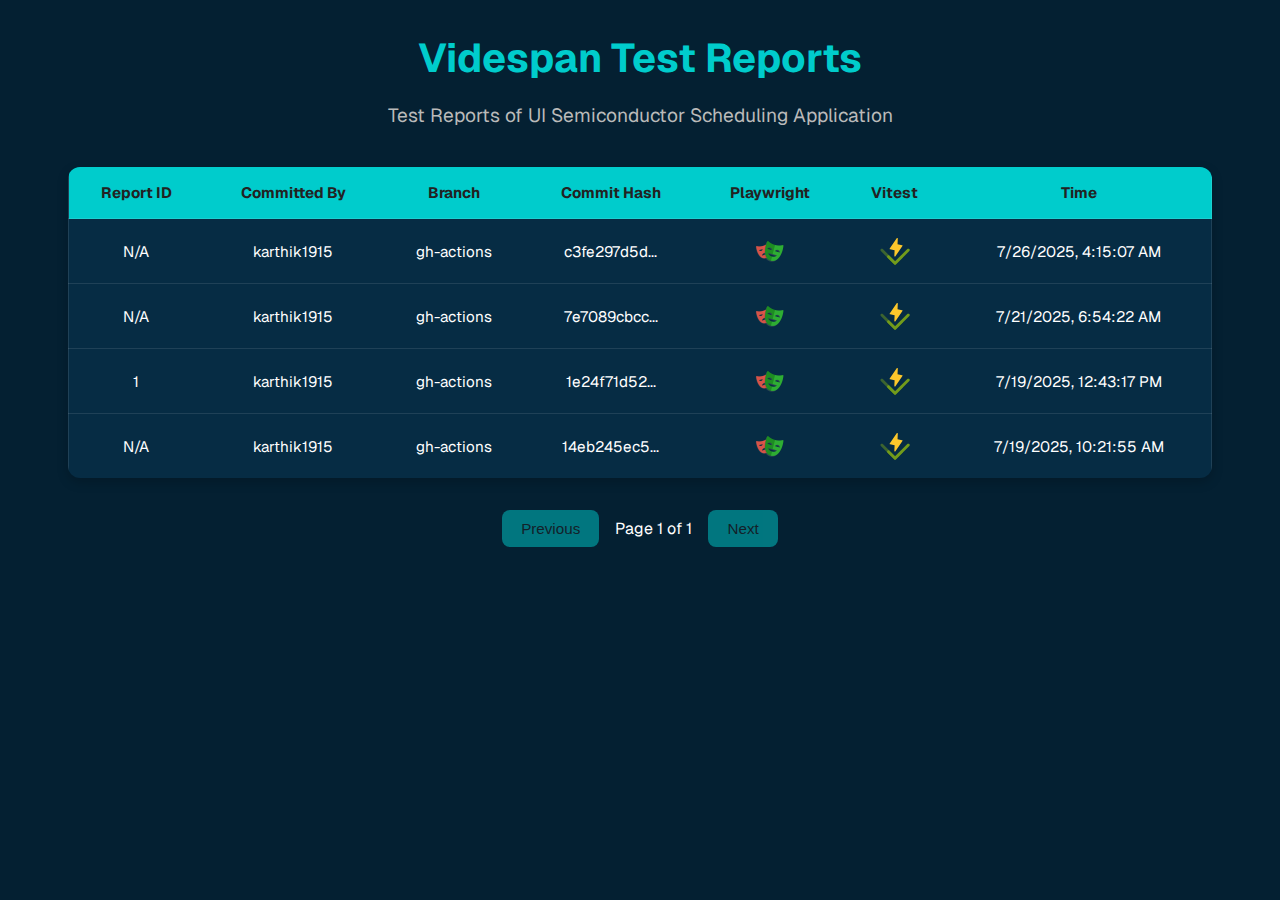
<file: index.html>
<!DOCTYPE html>
<html lang="en">
  <head>
    <meta charset="UTF-8" />
    <meta name="viewport" content="width=device-width, initial-scale=1.0" />
    <title>Videspan Test Reports</title>
    <link rel="stylesheet" href="styles.css" />
    <!-- fonts -->
    <link rel="preconnect" href="https://fonts.googleapis.com" />
    <link rel="preconnect" href="https://fonts.gstatic.com" crossorigin />
    <link
      href="https://fonts.googleapis.com/css2?family=Geist:wght@100..900&family=Zen+Dots&display=swap"
      rel="stylesheet"
    />
    <link rel="icon" href="./assets/icon.png" type="image/x-icon" />
    <link rel="shortcut icon" href="./assets/icon.png" type="image/x-icon" />
  </head>
  <body>
    <h1>Videspan Test Reports</h1>
    <p class="sub-title">
      Test Reports of UI Semiconductor Scheduling Application
    </p>
    <main>
      <table>
        <thead>
          <tr>
            <th>Report ID</th>
            <th>Committed By</th>
            <th>Branch</th>
            <th>Commit Hash</th>
            <th>Playwright</th>
            <th>Vitest</th>
            <th>Time</th>
          </tr>
        </thead>
        <tbody>
          <!-- Report data will be inserted here -->
        </tbody>
      </table>
      <div id="pagination">
        <button id="prevBtn">Previous</button>
        <span id="pageInfo"></span>
        <button id="nextBtn">Next</button>
      </div>
    </main>
  </body>
  <script>
    const pageSize = 10;
    let currentPage = 1;
    let reportsData = [];

    async function loadReport() {
      try {
        const response = await fetch("./reports.json");
        if (!response.ok) throw new Error("Failed to load reports.json");
        const data = await response.json();
        reportsData = data.reports;
        renderPage(currentPage);
      } catch (err) {
        console.error(err);
        const tbody = document.querySelector("tbody");
        const errorRow = document.createElement("tr");
        errorRow.innerHTML = `<td colspan="7">Error loading report</td>`;
        tbody.appendChild(errorRow);
      }
    }

    function renderPage(page) {
      const tbody = document.querySelector("tbody");
      tbody.innerHTML = "";
      const start = (page - 1) * pageSize;
      const end = start + pageSize;
      const pageReports = reportsData.slice(start, end);

      pageReports.forEach((report) => {
        const row = document.createElement("tr");
        const fixedTime = report.time.replace(
          /T(\d{2})-(\d{2})-(\d{2})Z/,
          "T$1:$2:$3Z"
        );
        const formattedTime = new Date(fixedTime).toLocaleString() || "N/A";

        row.innerHTML = `
        <td>${report.id || "N/A"}</td>
        <td>${report.committedBy || "N/A"}</td>
        <td>${report.branch || "N/A"}</td>
        <td title="${report.commitHash || "N/A"}">${report.commitHash.slice(
          0,
          10
        )}...</td>
        <td class="report-link-cell">
          <a href="/test_reports/test-reports/report-${
            report.time
          }/playwright-report/index.html" class="report-link report-playwright">
            <img src="./assets/playwright-logo.png" alt="Playwright" width="24" height="24">
          </a>
        </td>
        <td class="report-link-cell">
          <a href="/test_reports/test-reports/report-${
            report.time
          }/html/index.html" class="report-link report-vitest">
            <img src="./assets/vitest.svg" alt="Vitest" width="24" height="24">
          </a>
        </td>
        <td>${formattedTime}</td>
      `;
        tbody.appendChild(row);
      });

      document.getElementById(
        "pageInfo"
      ).textContent = `Page ${page} of ${Math.ceil(
        reportsData.length / pageSize
      )}`;
      document.getElementById("prevBtn").disabled = page === 1;
      document.getElementById("nextBtn").disabled =
        page * pageSize >= reportsData.length;
    }

    document.getElementById("prevBtn").addEventListener("click", () => {
      if (currentPage > 1) {
        currentPage--;
        renderPage(currentPage);
      }
    });

    document.getElementById("nextBtn").addEventListener("click", () => {
      if (currentPage * pageSize < reportsData.length) {
        currentPage++;
        renderPage(currentPage);
      }
    });

    loadReport();
  </script>
</html>
</file>
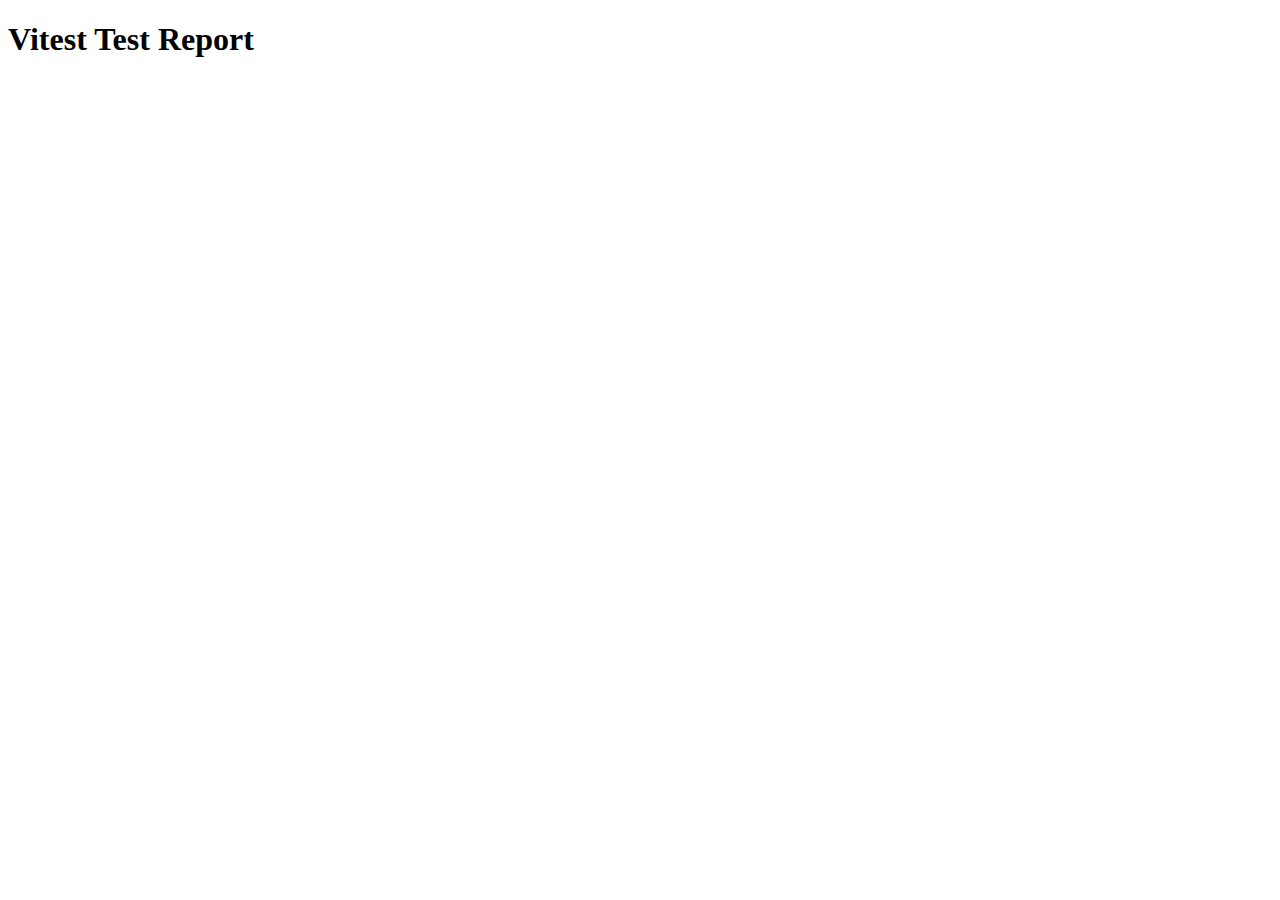
<file: test-reports/report-2025-07-15T05-08-32Z/html/index.html>
<!DOCTYPE html>
<html lang="en">
  <head>
    <meta charset="UTF-8" />
    <meta name="viewport" content="width=device-width, initial-scale=1.0" />
    <title>Vitest</title>
  </head>
  <body>
    <h1>Vitest Test Report</h1>
  </body>
</html>
</file>
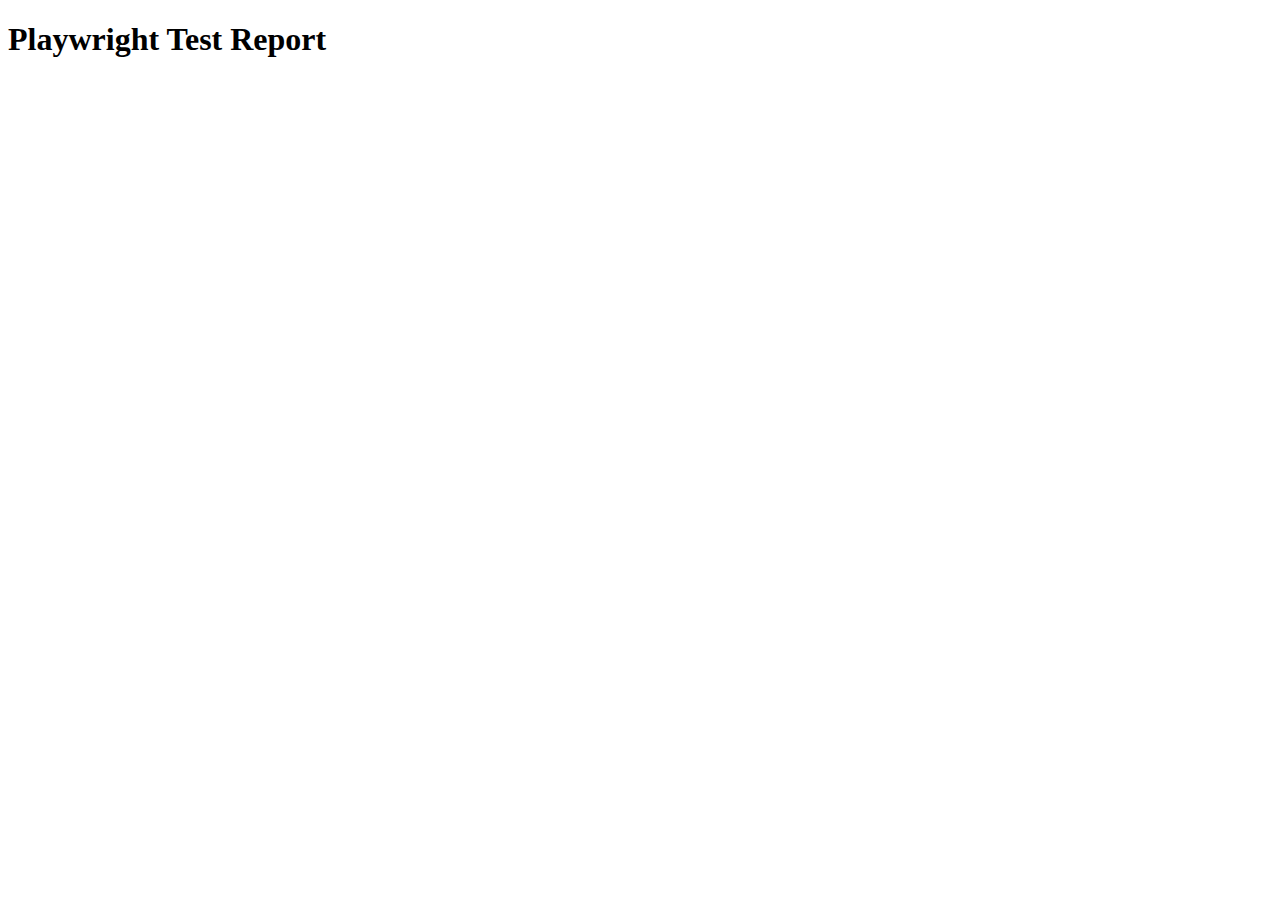
<file: test-reports/report-2025-07-15T05-08-32Z/playwright-reports/index.html>
<!DOCTYPE html>
<html lang="en">
  <head>
    <meta charset="UTF-8" />
    <meta name="viewport" content="width=device-width, initial-scale=1.0" />
    <title>Playwright</title>
  </head>
  <body>
    <h1>Playwright Test Report</h1>
  </body>
</html>
</file>
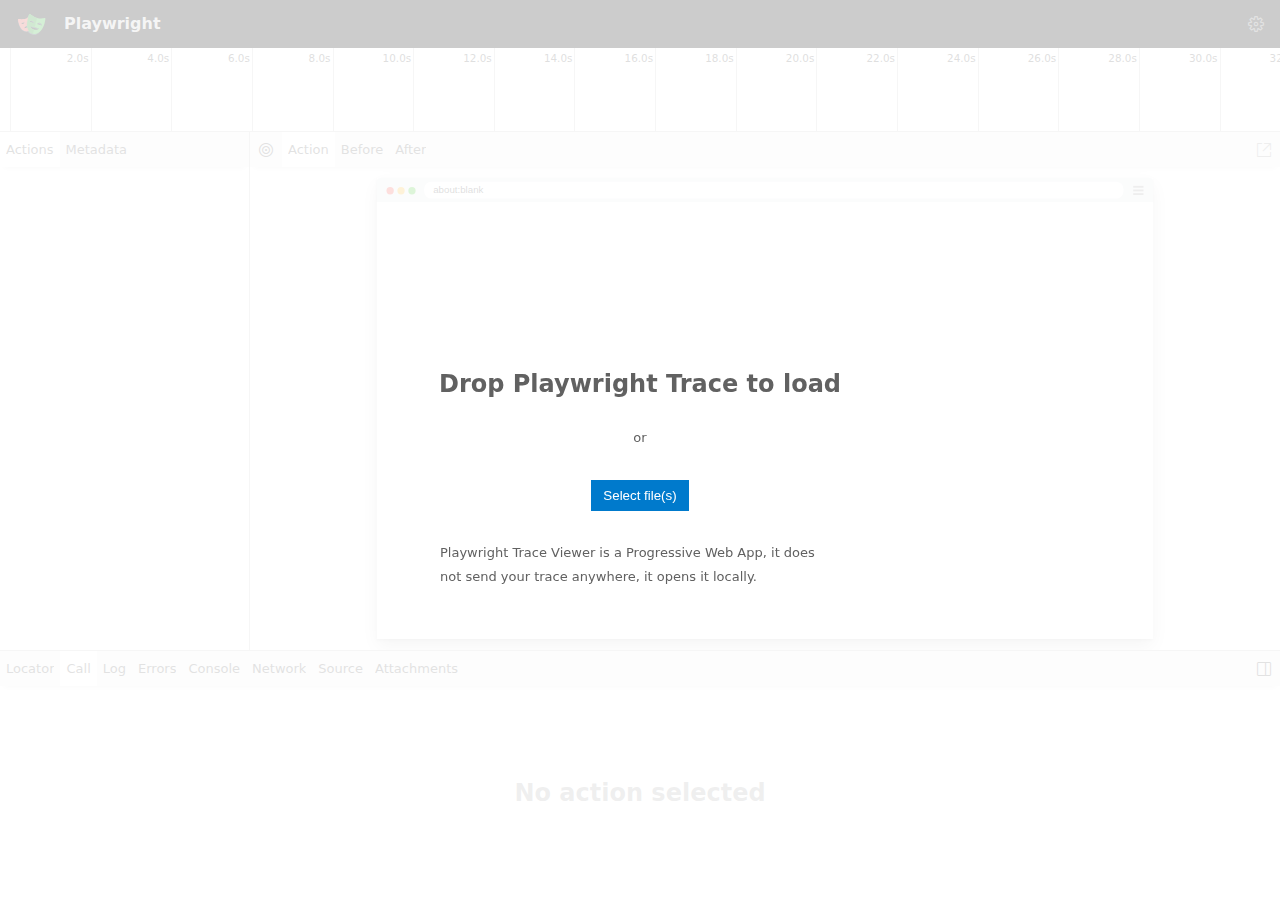
<file: test-reports/report-2025-07-19T09-42-24Z/trace/index.html>
<!DOCTYPE html>
<html lang="en">
  <head>
    <meta charset="UTF-8">
    <meta name="viewport" content="width=device-width, initial-scale=1.0">
    <link rel="icon" href="./playwright-logo.svg" type="image/svg+xml">
    <link rel="manifest" href="./manifest.webmanifest">
    <title>Playwright Trace Viewer</title>
    <script type="module" crossorigin src="./index.DvtSwn6E.js"></script>
    <link rel="modulepreload" crossorigin href="./assets/defaultSettingsView-DkkRvn5X.js">
    <link rel="stylesheet" crossorigin href="./defaultSettingsView.QdHITyLI.css">
    <link rel="stylesheet" crossorigin href="./index.CFOW-Ezb.css">
  </head>
  <body>
    <div id="root"></div>
    <dialog id="fallback-error">
      <p>The Playwright Trace Viewer must be loaded over the <code>http://</code> or <code>https://</code> protocols.</p>
      <p>For more information, please see the <a href="https://aka.ms/playwright/trace-viewer-file-protocol">docs</a>.</p>
    </dialog>
    <script>
      if (!/^https?:/.test(window.location.protocol)) {
        const fallbackErrorDialog = document.getElementById('fallback-error');
        const isTraceViewerInsidePlaywrightReport = window.location.protocol === 'file:' && window.location.pathname.endsWith('/playwright-report/trace/index.html');
        // Best-effort to show the report path in the dialog.
        if (isTraceViewerInsidePlaywrightReport) {
          const reportPath = (() => {
            const base = window.location.pathname.replace(/\/trace\/index\.html$/, '');
            if (navigator.platform === 'Win32')
              return base.replace(/^\//, '').replace(/\//g, '\\\\');
            return base;
          })();
          const reportLink = document.createElement('div');
          const command = `npx playwright show-report ${reportPath}`;
          reportLink.innerHTML = `You can open the report via <code>${command}</code> from your Playwright project. <button type="button">Copy Command</button>`;
          fallbackErrorDialog.insertBefore(reportLink, fallbackErrorDialog.children[1]);
          reportLink.querySelector('button').addEventListener('click', () => navigator.clipboard.writeText(command));
        }
        fallbackErrorDialog.show();
      }
    </script>
  </body>
</html>
</file>
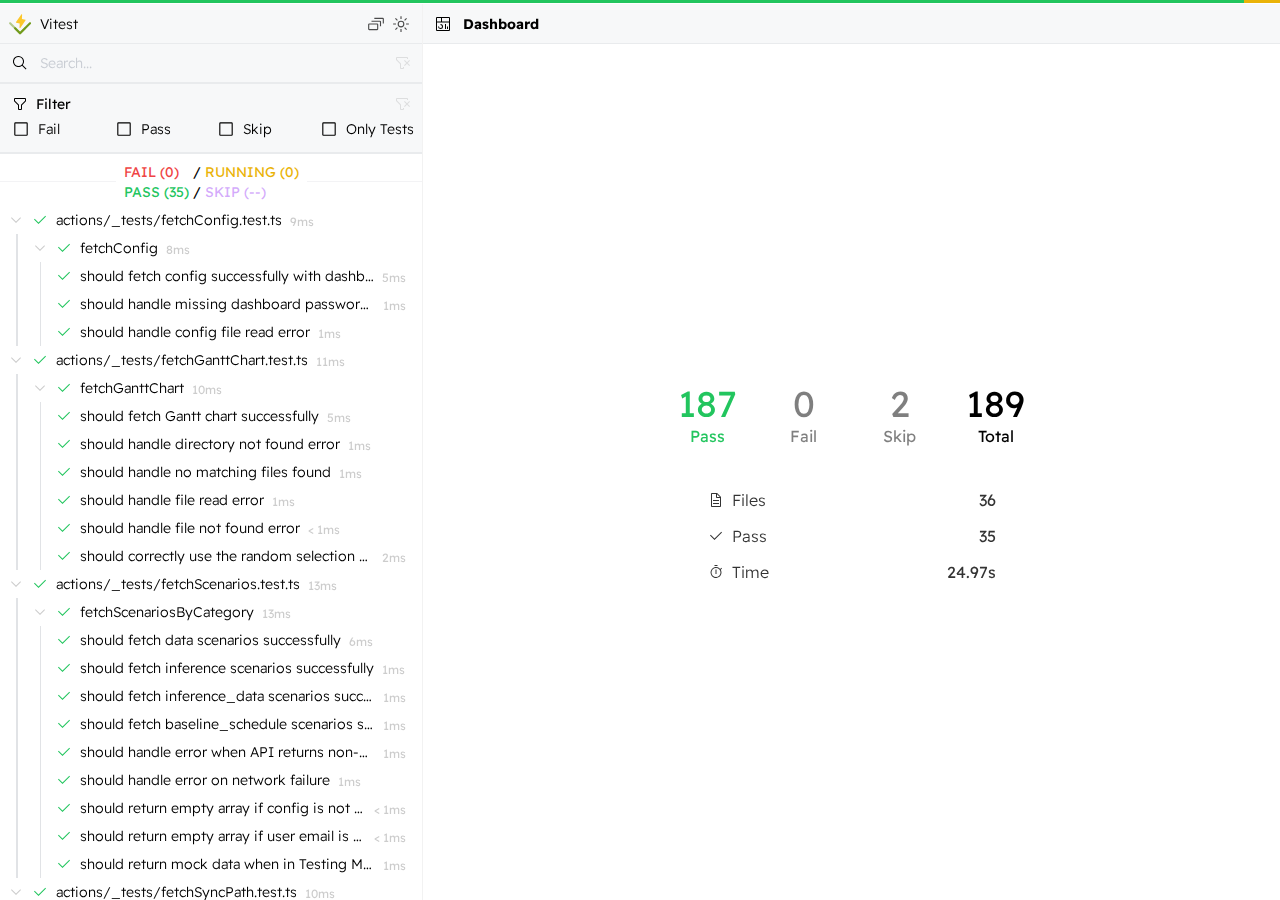
<file: test-reports/report-2025-07-19T10-21-55Z/html/index.html>
<!DOCTYPE html>
<html lang="en">
  <head>
    <meta charset="UTF-8" />
    <link rel="icon" href="./favicon.ico" sizes="48x48">
    <link rel="icon" href="./favicon.svg" sizes="any" type="image/svg+xml">
    <meta name="viewport" content="width=device-width, initial-scale=1.0" />
    <title>Vitest</title>
    <link rel="preconnect" href="https://fonts.googleapis.com" />
    <link rel="preconnect" href="https://fonts.gstatic.com" crossorigin />
    <link
      href="https://fonts.googleapis.com/css2?family=Readex+Pro:wght@300;400&display=swap"
      rel="stylesheet"
    />
    <script>
      (function () {
        const prefersDark =
          window.matchMedia &&
          window.matchMedia("(prefers-color-scheme: dark)").matches;
        const setting = localStorage.getItem("vueuse-color-scheme") || "auto";
        if (setting === "dark" || (prefersDark && setting !== "light"))
          document.documentElement.classList.toggle("dark", true);
      })();
    </script>
    <script>window.METADATA_PATH="html.meta.json.gz"</script>
    <script type="module" src="./assets/index-Cv3XDLXs.js"></script>
    <link rel="stylesheet" href="./assets/index-D6BhetW8.css">
  </head>
  <body>
    <div id="app"></div>
  </body>
</html>
</file>
<file: styles.css>
:root {
  --primary: #00cccc;
  --primary-foreground: #222222;
  --background: #042032;
  --foreground: #ffffff;
  --row-hover: rgba(0, 204, 204, 0.1);
  --border-color: rgba(255, 255, 255, 0.1);
}

body {
  margin: 0;
  padding: 0;
  color: var(--foreground);
  background-color: var(--background);
  font-family: "Geist", sans-serif;
}

h1 {
  color: var(--primary);
  font-size: 2.5rem;
  text-align: center;
  margin: 2rem 0 1rem;
}

.sub-title {
  color: #bababa;
  font-size: 1.2rem;
  text-align: center;
}

main {
  max-width: 1144px;
  margin: 0 auto;
  padding: 20px;
}

table {
  width: 100%;
  border-collapse: collapse;
  overflow: hidden;
  border-radius: 12px;
  background-color: #062c44;
  box-shadow: 0 4px 12px rgba(0, 0, 0, 0.2);
}

thead {
  background-color: var(--primary);
  color: var(--primary-foreground);
  font-weight: 600;
}

th,
td {
  padding: 1rem;
  text-align: center;
  border-bottom: 1px solid var(--border-color);
  font-size: 0.95rem;
}

th:first-child,
td:first-child {
  border-left: 1px solid var(--border-color);
}
th:last-child,
td:last-child {
  border-right: 1px solid var(--border-color);
}

/* .report-row {
  cursor: pointer;
} */

tr:last-child td {
  border-bottom: none;
}

/* .report-row:hover td {
  background-color: var(--row-hover);
  transition: background-color 0.2s ease-in-out;
} */

.report-row:nth-child(even) td {
  background-color: rgba(255, 255, 255, 0.02);
}

/* .report-row:hover td {
  background-color: var(--row-hover) !important;
} */

.report-link-cell {
  padding: 1rem;
}

.report-link {
  display: block;
  width: 100%;
  height: 100%;
  text-align: center;
  text-decoration: none;
}

.report-link-cell:hover {
  background-color: var(--row-hover);
}

.report-playwright img,
.report-vitest img {
  width: 32px;
  height: 32px;
  vertical-align: middle;
}

#pagination {
  display: flex;
  justify-content: center;
  align-items: center;
  gap: 1rem;
  margin: 2rem 0;
}

#pagination button {
  background-color: var(--primary);
  color: var(--primary-foreground);
  border: none;
  padding: 0.6rem 1.2rem;
  border-radius: 8px;
  font-size: 0.95rem;
  cursor: pointer;
  transition: background-color 0.2s ease;
}

#pagination button:disabled {
  opacity: 0.5;
  cursor: not-allowed;
}

#pagination button:hover:not(:disabled) {
  background-color: #00b3b3;
}

#pagination #pageInfo {
  font-size: 1rem;
  color: var(--foreground);
}
</file>
<file: test-reports/report-2025-07-19T09-42-24Z/trace/defaultSettingsView.QdHITyLI.css>
:root{color-scheme:light dark}body{--transparent-blue: #2196F355;--light-pink: #ff69b460;--gray: #888888;--sidebar-width: 250px;--box-shadow: rgba(0, 0, 0, .133) 0px 1.6px 3.6px 0px, rgba(0, 0, 0, .11) 0px .3px .9px 0px}html,body{width:100%;height:100%;padding:0;margin:0;overflow:hidden;display:flex;overscroll-behavior-x:none}#root{width:100%;height:100%;display:flex}body,dialog{background-color:var(--vscode-panel-background);color:var(--vscode-foreground);font-family:var(--vscode-font-family);font-weight:var(--vscode-font-weight);font-size:var(--vscode-font-size);-webkit-font-smoothing:antialiased}a{color:var(--vscode-textLink-foreground)}dialog{border:none;padding:0;box-shadow:var(--box-shadow);line-height:28px;max-width:400px}dialog .title{display:flex;align-items:center;margin:0;padding:0 5px;height:32px;background-color:var(--vscode-sideBar-background);max-width:400px}dialog .title .codicon{margin-right:3px}dialog .body{padding:10px;text-align:center}.button{color:var(--vscode-button-foreground);background:var(--vscode-button-background);margin:10px;border:none;height:28px;min-width:40px;cursor:pointer;-webkit-user-select:none;user-select:none}.button:focus{outline:1px solid var(--vscode-focusBorder)}.button:hover{background:var(--vscode-button-hoverBackground)}.button.secondary{color:var(--vscode-button-secondaryForeground);background:var(--vscode-button-secondaryBackground)}.button.secondary:hover{background:var(--vscode-button-secondaryHoverBackground)}*{box-sizing:border-box;min-width:0;min-height:0}*[hidden],.hidden{display:none!important}.invisible{visibility:hidden!important}svg{fill:currentColor}.vbox{display:flex;flex-direction:column;flex:auto;position:relative}.fill{position:absolute;top:0;right:0;bottom:0;left:0}.hbox{display:flex;flex:auto;position:relative}.spacer{flex:auto}.codicon-check{color:var(--vscode-charts-green)}.codicon-error{color:var(--vscode-errorForeground)}.codicon-warning{color:var(--vscode-list-warningForeground)}.codicon-circle-outline{color:var(--vscode-disabledForeground)}input[type=text],input[type=search]{color:var(--vscode-input-foreground);background-color:var(--vscode-input-background);border:none;outline:none}body.dark-mode ::-webkit-scrollbar{width:10px}body.dark-mode ::-webkit-scrollbar-thumb{background-color:#555}body.dark-mode ::-webkit-scrollbar-track{background-color:#333}body.dark-mode ::-webkit-scrollbar-thumb:hover{background-color:#777}body.dark-mode ::-webkit-scrollbar-track:hover{background-color:#444}.codicon-loading{animation:spin 1s infinite linear}::placeholder{color:var(--vscode-input-placeholderForeground)}@keyframes spin{to{transform:rotate(360deg)}}@font-face{font-family:codicon;src:url(./codicon.DCmgc-ay.ttf) format("truetype")}.codicon{font: 16px/1 codicon;flex:none;display:inline-block;text-decoration:none;text-rendering:auto;text-align:center;-webkit-font-smoothing:antialiased;-moz-osx-font-smoothing:grayscale;-webkit-user-select:none;-moz-user-select:none;-ms-user-select:none;user-select:none}.codicon-add:before{content:""}.codicon-plus:before{content:""}.codicon-gist-new:before{content:""}.codicon-repo-create:before{content:""}.codicon-lightbulb:before{content:""}.codicon-light-bulb:before{content:""}.codicon-repo:before{content:""}.codicon-repo-delete:before{content:""}.codicon-gist-fork:before{content:""}.codicon-repo-forked:before{content:""}.codicon-git-pull-request:before{content:""}.codicon-git-pull-request-abandoned:before{content:""}.codicon-record-keys:before{content:""}.codicon-keyboard:before{content:""}.codicon-tag:before{content:""}.codicon-git-pull-request-label:before{content:""}.codicon-tag-add:before{content:""}.codicon-tag-remove:before{content:""}.codicon-person:before{content:""}.codicon-person-follow:before{content:""}.codicon-person-outline:before{content:""}.codicon-person-filled:before{content:""}.codicon-git-branch:before{content:""}.codicon-git-branch-create:before{content:""}.codicon-git-branch-delete:before{content:""}.codicon-source-control:before{content:""}.codicon-mirror:before{content:""}.codicon-mirror-public:before{content:""}.codicon-star:before{content:""}.codicon-star-add:before{content:""}.codicon-star-delete:before{content:""}.codicon-star-empty:before{content:""}.codicon-comment:before{content:""}.codicon-comment-add:before{content:""}.codicon-alert:before{content:""}.codicon-warning:before{content:""}.codicon-search:before{content:""}.codicon-search-save:before{content:""}.codicon-log-out:before{content:""}.codicon-sign-out:before{content:""}.codicon-log-in:before{content:""}.codicon-sign-in:before{content:""}.codicon-eye:before{content:""}.codicon-eye-unwatch:before{content:""}.codicon-eye-watch:before{content:""}.codicon-circle-filled:before{content:""}.codicon-primitive-dot:before{content:""}.codicon-close-dirty:before{content:""}.codicon-debug-breakpoint:before{content:""}.codicon-debug-breakpoint-disabled:before{content:""}.codicon-debug-hint:before{content:""}.codicon-terminal-decoration-success:before{content:""}.codicon-primitive-square:before{content:""}.codicon-edit:before{content:""}.codicon-pencil:before{content:""}.codicon-info:before{content:""}.codicon-issue-opened:before{content:""}.codicon-gist-private:before{content:""}.codicon-git-fork-private:before{content:""}.codicon-lock:before{content:""}.codicon-mirror-private:before{content:""}.codicon-close:before{content:""}.codicon-remove-close:before{content:""}.codicon-x:before{content:""}.codicon-repo-sync:before{content:""}.codicon-sync:before{content:""}.codicon-clone:before{content:""}.codicon-desktop-download:before{content:""}.codicon-beaker:before{content:""}.codicon-microscope:before{content:""}.codicon-vm:before{content:""}.codicon-device-desktop:before{content:""}.codicon-file:before{content:""}.codicon-file-text:before{content:""}.codicon-more:before{content:""}.codicon-ellipsis:before{content:""}.codicon-kebab-horizontal:before{content:""}.codicon-mail-reply:before{content:""}.codicon-reply:before{content:""}.codicon-organization:before{content:""}.codicon-organization-filled:before{content:""}.codicon-organization-outline:before{content:""}.codicon-new-file:before{content:""}.codicon-file-add:before{content:""}.codicon-new-folder:before{content:""}.codicon-file-directory-create:before{content:""}.codicon-trash:before{content:""}.codicon-trashcan:before{content:""}.codicon-history:before{content:""}.codicon-clock:before{content:""}.codicon-folder:before{content:""}.codicon-file-directory:before{content:""}.codicon-symbol-folder:before{content:""}.codicon-logo-github:before{content:""}.codicon-mark-github:before{content:""}.codicon-github:before{content:""}.codicon-terminal:before{content:""}.codicon-console:before{content:""}.codicon-repl:before{content:""}.codicon-zap:before{content:""}.codicon-symbol-event:before{content:""}.codicon-error:before{content:""}.codicon-stop:before{content:""}.codicon-variable:before{content:""}.codicon-symbol-variable:before{content:""}.codicon-array:before{content:""}.codicon-symbol-array:before{content:""}.codicon-symbol-module:before{content:""}.codicon-symbol-package:before{content:""}.codicon-symbol-namespace:before{content:""}.codicon-symbol-object:before{content:""}.codicon-symbol-method:before{content:""}.codicon-symbol-function:before{content:""}.codicon-symbol-constructor:before{content:""}.codicon-symbol-boolean:before{content:""}.codicon-symbol-null:before{content:""}.codicon-symbol-numeric:before{content:""}.codicon-symbol-number:before{content:""}.codicon-symbol-structure:before{content:""}.codicon-symbol-struct:before{content:""}.codicon-symbol-parameter:before{content:""}.codicon-symbol-type-parameter:before{content:""}.codicon-symbol-key:before{content:""}.codicon-symbol-text:before{content:""}.codicon-symbol-reference:before{content:""}.codicon-go-to-file:before{content:""}.codicon-symbol-enum:before{content:""}.codicon-symbol-value:before{content:""}.codicon-symbol-ruler:before{content:""}.codicon-symbol-unit:before{content:""}.codicon-activate-breakpoints:before{content:""}.codicon-archive:before{content:""}.codicon-arrow-both:before{content:""}.codicon-arrow-down:before{content:""}.codicon-arrow-left:before{content:""}.codicon-arrow-right:before{content:""}.codicon-arrow-small-down:before{content:""}.codicon-arrow-small-left:before{content:""}.codicon-arrow-small-right:before{content:""}.codicon-arrow-small-up:before{content:""}.codicon-arrow-up:before{content:""}.codicon-bell:before{content:""}.codicon-bold:before{content:""}.codicon-book:before{content:""}.codicon-bookmark:before{content:""}.codicon-debug-breakpoint-conditional-unverified:before{content:""}.codicon-debug-breakpoint-conditional:before{content:""}.codicon-debug-breakpoint-conditional-disabled:before{content:""}.codicon-debug-breakpoint-data-unverified:before{content:""}.codicon-debug-breakpoint-data:before{content:""}.codicon-debug-breakpoint-data-disabled:before{content:""}.codicon-debug-breakpoint-log-unverified:before{content:""}.codicon-debug-breakpoint-log:before{content:""}.codicon-debug-breakpoint-log-disabled:before{content:""}.codicon-briefcase:before{content:""}.codicon-broadcast:before{content:""}.codicon-browser:before{content:""}.codicon-bug:before{content:""}.codicon-calendar:before{content:""}.codicon-case-sensitive:before{content:""}.codicon-check:before{content:""}.codicon-checklist:before{content:""}.codicon-chevron-down:before{content:""}.codicon-chevron-left:before{content:""}.codicon-chevron-right:before{content:""}.codicon-chevron-up:before{content:""}.codicon-chrome-close:before{content:""}.codicon-chrome-maximize:before{content:""}.codicon-chrome-minimize:before{content:""}.codicon-chrome-restore:before{content:""}.codicon-circle-outline:before{content:""}.codicon-circle:before{content:""}.codicon-debug-breakpoint-unverified:before{content:""}.codicon-terminal-decoration-incomplete:before{content:""}.codicon-circle-slash:before{content:""}.codicon-circuit-board:before{content:""}.codicon-clear-all:before{content:""}.codicon-clippy:before{content:""}.codicon-close-all:before{content:""}.codicon-cloud-download:before{content:""}.codicon-cloud-upload:before{content:""}.codicon-code:before{content:""}.codicon-collapse-all:before{content:""}.codicon-color-mode:before{content:""}.codicon-comment-discussion:before{content:""}.codicon-credit-card:before{content:""}.codicon-dash:before{content:""}.codicon-dashboard:before{content:""}.codicon-database:before{content:""}.codicon-debug-continue:before{content:""}.codicon-debug-disconnect:before{content:""}.codicon-debug-pause:before{content:""}.codicon-debug-restart:before{content:""}.codicon-debug-start:before{content:""}.codicon-debug-step-into:before{content:""}.codicon-debug-step-out:before{content:""}.codicon-debug-step-over:before{content:""}.codicon-debug-stop:before{content:""}.codicon-debug:before{content:""}.codicon-device-camera-video:before{content:""}.codicon-device-camera:before{content:""}.codicon-device-mobile:before{content:""}.codicon-diff-added:before{content:""}.codicon-diff-ignored:before{content:""}.codicon-diff-modified:before{content:""}.codicon-diff-removed:before{content:""}.codicon-diff-renamed:before{content:""}.codicon-diff:before{content:""}.codicon-diff-sidebyside:before{content:""}.codicon-discard:before{content:""}.codicon-editor-layout:before{content:""}.codicon-empty-window:before{content:""}.codicon-exclude:before{content:""}.codicon-extensions:before{content:""}.codicon-eye-closed:before{content:""}.codicon-file-binary:before{content:""}.codicon-file-code:before{content:""}.codicon-file-media:before{content:""}.codicon-file-pdf:before{content:""}.codicon-file-submodule:before{content:""}.codicon-file-symlink-directory:before{content:""}.codicon-file-symlink-file:before{content:""}.codicon-file-zip:before{content:""}.codicon-files:before{content:""}.codicon-filter:before{content:""}.codicon-flame:before{content:""}.codicon-fold-down:before{content:""}.codicon-fold-up:before{content:""}.codicon-fold:before{content:""}.codicon-folder-active:before{content:""}.codicon-folder-opened:before{content:""}.codicon-gear:before{content:""}.codicon-gift:before{content:""}.codicon-gist-secret:before{content:""}.codicon-gist:before{content:""}.codicon-git-commit:before{content:""}.codicon-git-compare:before{content:""}.codicon-compare-changes:before{content:""}.codicon-git-merge:before{content:""}.codicon-github-action:before{content:""}.codicon-github-alt:before{content:""}.codicon-globe:before{content:""}.codicon-grabber:before{content:""}.codicon-graph:before{content:""}.codicon-gripper:before{content:""}.codicon-heart:before{content:""}.codicon-home:before{content:""}.codicon-horizontal-rule:before{content:""}.codicon-hubot:before{content:""}.codicon-inbox:before{content:""}.codicon-issue-reopened:before{content:""}.codicon-issues:before{content:""}.codicon-italic:before{content:""}.codicon-jersey:before{content:""}.codicon-json:before{content:""}.codicon-kebab-vertical:before{content:""}.codicon-key:before{content:""}.codicon-law:before{content:""}.codicon-lightbulb-autofix:before{content:""}.codicon-link-external:before{content:""}.codicon-link:before{content:""}.codicon-list-ordered:before{content:""}.codicon-list-unordered:before{content:""}.codicon-live-share:before{content:""}.codicon-loading:before{content:""}.codicon-location:before{content:""}.codicon-mail-read:before{content:""}.codicon-mail:before{content:""}.codicon-markdown:before{content:""}.codicon-megaphone:before{content:""}.codicon-mention:before{content:""}.codicon-milestone:before{content:""}.codicon-git-pull-request-milestone:before{content:""}.codicon-mortar-board:before{content:""}.codicon-move:before{content:""}.codicon-multiple-windows:before{content:""}.codicon-mute:before{content:""}.codicon-no-newline:before{content:""}.codicon-note:before{content:""}.codicon-octoface:before{content:""}.codicon-open-preview:before{content:""}.codicon-package:before{content:""}.codicon-paintcan:before{content:""}.codicon-pin:before{content:""}.codicon-play:before{content:""}.codicon-run:before{content:""}.codicon-plug:before{content:""}.codicon-preserve-case:before{content:""}.codicon-preview:before{content:""}.codicon-project:before{content:""}.codicon-pulse:before{content:""}.codicon-question:before{content:""}.codicon-quote:before{content:""}.codicon-radio-tower:before{content:""}.codicon-reactions:before{content:""}.codicon-references:before{content:""}.codicon-refresh:before{content:""}.codicon-regex:before{content:""}.codicon-remote-explorer:before{content:""}.codicon-remote:before{content:""}.codicon-remove:before{content:""}.codicon-replace-all:before{content:""}.codicon-replace:before{content:""}.codicon-repo-clone:before{content:""}.codicon-repo-force-push:before{content:""}.codicon-repo-pull:before{content:""}.codicon-repo-push:before{content:""}.codicon-report:before{content:""}.codicon-request-changes:before{content:""}.codicon-rocket:before{content:""}.codicon-root-folder-opened:before{content:""}.codicon-root-folder:before{content:""}.codicon-rss:before{content:""}.codicon-ruby:before{content:""}.codicon-save-all:before{content:""}.codicon-save-as:before{content:""}.codicon-save:before{content:""}.codicon-screen-full:before{content:""}.codicon-screen-normal:before{content:""}.codicon-search-stop:before{content:""}.codicon-server:before{content:""}.codicon-settings-gear:before{content:""}.codicon-settings:before{content:""}.codicon-shield:before{content:""}.codicon-smiley:before{content:""}.codicon-sort-precedence:before{content:""}.codicon-split-horizontal:before{content:""}.codicon-split-vertical:before{content:""}.codicon-squirrel:before{content:""}.codicon-star-full:before{content:""}.codicon-star-half:before{content:""}.codicon-symbol-class:before{content:""}.codicon-symbol-color:before{content:""}.codicon-symbol-constant:before{content:""}.codicon-symbol-enum-member:before{content:""}.codicon-symbol-field:before{content:""}.codicon-symbol-file:before{content:""}.codicon-symbol-interface:before{content:""}.codicon-symbol-keyword:before{content:""}.codicon-symbol-misc:before{content:""}.codicon-symbol-operator:before{content:""}.codicon-symbol-property:before{content:""}.codicon-wrench:before{content:""}.codicon-wrench-subaction:before{content:""}.codicon-symbol-snippet:before{content:""}.codicon-tasklist:before{content:""}.codicon-telescope:before{content:""}.codicon-text-size:before{content:""}.codicon-three-bars:before{content:""}.codicon-thumbsdown:before{content:""}.codicon-thumbsup:before{content:""}.codicon-tools:before{content:""}.codicon-triangle-down:before{content:""}.codicon-triangle-left:before{content:""}.codicon-triangle-right:before{content:""}.codicon-triangle-up:before{content:""}.codicon-twitter:before{content:""}.codicon-unfold:before{content:""}.codicon-unlock:before{content:""}.codicon-unmute:before{content:""}.codicon-unverified:before{content:""}.codicon-verified:before{content:""}.codicon-versions:before{content:""}.codicon-vm-active:before{content:""}.codicon-vm-outline:before{content:""}.codicon-vm-running:before{content:""}.codicon-watch:before{content:""}.codicon-whitespace:before{content:""}.codicon-whole-word:before{content:""}.codicon-window:before{content:""}.codicon-word-wrap:before{content:""}.codicon-zoom-in:before{content:""}.codicon-zoom-out:before{content:""}.codicon-list-filter:before{content:""}.codicon-list-flat:before{content:""}.codicon-list-selection:before{content:""}.codicon-selection:before{content:""}.codicon-list-tree:before{content:""}.codicon-debug-breakpoint-function-unverified:before{content:""}.codicon-debug-breakpoint-function:before{content:""}.codicon-debug-breakpoint-function-disabled:before{content:""}.codicon-debug-stackframe-active:before{content:""}.codicon-circle-small-filled:before{content:""}.codicon-debug-stackframe-dot:before{content:""}.codicon-terminal-decoration-mark:before{content:""}.codicon-debug-stackframe:before{content:""}.codicon-debug-stackframe-focused:before{content:""}.codicon-debug-breakpoint-unsupported:before{content:""}.codicon-symbol-string:before{content:""}.codicon-debug-reverse-continue:before{content:""}.codicon-debug-step-back:before{content:""}.codicon-debug-restart-frame:before{content:""}.codicon-debug-alt:before{content:""}.codicon-call-incoming:before{content:""}.codicon-call-outgoing:before{content:""}.codicon-menu:before{content:""}.codicon-expand-all:before{content:""}.codicon-feedback:before{content:""}.codicon-git-pull-request-reviewer:before{content:""}.codicon-group-by-ref-type:before{content:""}.codicon-ungroup-by-ref-type:before{content:""}.codicon-account:before{content:""}.codicon-git-pull-request-assignee:before{content:""}.codicon-bell-dot:before{content:""}.codicon-debug-console:before{content:""}.codicon-library:before{content:""}.codicon-output:before{content:""}.codicon-run-all:before{content:""}.codicon-sync-ignored:before{content:""}.codicon-pinned:before{content:""}.codicon-github-inverted:before{content:""}.codicon-server-process:before{content:""}.codicon-server-environment:before{content:""}.codicon-pass:before{content:""}.codicon-issue-closed:before{content:""}.codicon-stop-circle:before{content:""}.codicon-play-circle:before{content:""}.codicon-record:before{content:""}.codicon-debug-alt-small:before{content:""}.codicon-vm-connect:before{content:""}.codicon-cloud:before{content:""}.codicon-merge:before{content:""}.codicon-export:before{content:""}.codicon-graph-left:before{content:""}.codicon-magnet:before{content:""}.codicon-notebook:before{content:""}.codicon-redo:before{content:""}.codicon-check-all:before{content:""}.codicon-pinned-dirty:before{content:""}.codicon-pass-filled:before{content:""}.codicon-circle-large-filled:before{content:""}.codicon-circle-large:before{content:""}.codicon-circle-large-outline:before{content:""}.codicon-combine:before{content:""}.codicon-gather:before{content:""}.codicon-table:before{content:""}.codicon-variable-group:before{content:""}.codicon-type-hierarchy:before{content:""}.codicon-type-hierarchy-sub:before{content:""}.codicon-type-hierarchy-super:before{content:""}.codicon-git-pull-request-create:before{content:""}.codicon-run-above:before{content:""}.codicon-run-below:before{content:""}.codicon-notebook-template:before{content:""}.codicon-debug-rerun:before{content:""}.codicon-workspace-trusted:before{content:""}.codicon-workspace-untrusted:before{content:""}.codicon-workspace-unknown:before{content:""}.codicon-terminal-cmd:before{content:""}.codicon-terminal-debian:before{content:""}.codicon-terminal-linux:before{content:""}.codicon-terminal-powershell:before{content:""}.codicon-terminal-tmux:before{content:""}.codicon-terminal-ubuntu:before{content:""}.codicon-terminal-bash:before{content:""}.codicon-arrow-swap:before{content:""}.codicon-copy:before{content:""}.codicon-person-add:before{content:""}.codicon-filter-filled:before{content:""}.codicon-wand:before{content:""}.codicon-debug-line-by-line:before{content:""}.codicon-inspect:before{content:""}.codicon-layers:before{content:""}.codicon-layers-dot:before{content:""}.codicon-layers-active:before{content:""}.codicon-compass:before{content:""}.codicon-compass-dot:before{content:""}.codicon-compass-active:before{content:""}.codicon-azure:before{content:""}.codicon-issue-draft:before{content:""}.codicon-git-pull-request-closed:before{content:""}.codicon-git-pull-request-draft:before{content:""}.codicon-debug-all:before{content:""}.codicon-debug-coverage:before{content:""}.codicon-run-errors:before{content:""}.codicon-folder-library:before{content:""}.codicon-debug-continue-small:before{content:""}.codicon-beaker-stop:before{content:""}.codicon-graph-line:before{content:""}.codicon-graph-scatter:before{content:""}.codicon-pie-chart:before{content:""}.codicon-bracket:before{content:""}.codicon-bracket-dot:before{content:""}.codicon-bracket-error:before{content:""}.codicon-lock-small:before{content:""}.codicon-azure-devops:before{content:""}.codicon-verified-filled:before{content:""}.codicon-newline:before{content:""}.codicon-layout:before{content:""}.codicon-layout-activitybar-left:before{content:""}.codicon-layout-activitybar-right:before{content:""}.codicon-layout-panel-left:before{content:""}.codicon-layout-panel-center:before{content:""}.codicon-layout-panel-justify:before{content:""}.codicon-layout-panel-right:before{content:""}.codicon-layout-panel:before{content:""}.codicon-layout-sidebar-left:before{content:""}.codicon-layout-sidebar-right:before{content:""}.codicon-layout-statusbar:before{content:""}.codicon-layout-menubar:before{content:""}.codicon-layout-centered:before{content:""}.codicon-target:before{content:""}.codicon-indent:before{content:""}.codicon-record-small:before{content:""}.codicon-error-small:before{content:""}.codicon-terminal-decoration-error:before{content:""}.codicon-arrow-circle-down:before{content:""}.codicon-arrow-circle-left:before{content:""}.codicon-arrow-circle-right:before{content:""}.codicon-arrow-circle-up:before{content:""}.codicon-layout-sidebar-right-off:before{content:""}.codicon-layout-panel-off:before{content:""}.codicon-layout-sidebar-left-off:before{content:""}.codicon-blank:before{content:""}.codicon-heart-filled:before{content:""}.codicon-map:before{content:""}.codicon-map-horizontal:before{content:""}.codicon-fold-horizontal:before{content:""}.codicon-map-filled:before{content:""}.codicon-map-horizontal-filled:before{content:""}.codicon-fold-horizontal-filled:before{content:""}.codicon-circle-small:before{content:""}.codicon-bell-slash:before{content:""}.codicon-bell-slash-dot:before{content:""}.codicon-comment-unresolved:before{content:""}.codicon-git-pull-request-go-to-changes:before{content:""}.codicon-git-pull-request-new-changes:before{content:""}.codicon-search-fuzzy:before{content:""}.codicon-comment-draft:before{content:""}.codicon-send:before{content:""}.codicon-sparkle:before{content:""}.codicon-insert:before{content:""}.codicon-mic:before{content:""}.codicon-thumbsdown-filled:before{content:""}.codicon-thumbsup-filled:before{content:""}.codicon-coffee:before{content:""}.codicon-snake:before{content:""}.codicon-game:before{content:""}.codicon-vr:before{content:""}.codicon-chip:before{content:""}.codicon-piano:before{content:""}.codicon-music:before{content:""}.codicon-mic-filled:before{content:""}.codicon-repo-fetch:before{content:""}.codicon-copilot:before{content:""}.codicon-lightbulb-sparkle:before{content:""}.codicon-robot:before{content:""}.codicon-sparkle-filled:before{content:""}.codicon-diff-single:before{content:""}.codicon-diff-multiple:before{content:""}.codicon-surround-with:before{content:""}.codicon-share:before{content:""}.codicon-git-stash:before{content:""}.codicon-git-stash-apply:before{content:""}.codicon-git-stash-pop:before{content:""}.codicon-vscode:before{content:""}.codicon-vscode-insiders:before{content:""}.codicon-code-oss:before{content:""}.codicon-run-coverage:before{content:""}.codicon-run-all-coverage:before{content:""}.codicon-coverage:before{content:""}.codicon-github-project:before{content:""}.codicon-map-vertical:before{content:""}.codicon-fold-vertical:before{content:""}.codicon-map-vertical-filled:before{content:""}.codicon-fold-vertical-filled:before{content:""}.codicon-go-to-search:before{content:""}.codicon-percentage:before{content:""}.codicon-sort-percentage:before{content:""}.codicon-attach:before{content:""}.codicon-git-fetch:before{content:""}.split-view{display:flex;flex:auto;position:relative}.split-view.vertical{flex-direction:column}.split-view.vertical.sidebar-first{flex-direction:column-reverse}.split-view.horizontal{flex-direction:row}.split-view.horizontal.sidebar-first{flex-direction:row-reverse}.split-view-main{display:flex;flex:auto}.split-view-sidebar{display:flex;flex:none}.split-view.vertical:not(.sidebar-first)>.split-view-sidebar{border-top:1px solid var(--vscode-panel-border)}.split-view.horizontal:not(.sidebar-first)>.split-view-sidebar{border-left:1px solid var(--vscode-panel-border)}.split-view.vertical.sidebar-first>.split-view-sidebar{border-bottom:1px solid var(--vscode-panel-border)}.split-view.horizontal.sidebar-first>.split-view-sidebar{border-right:1px solid var(--vscode-panel-border)}.split-view-resizer{position:absolute;z-index:100}.split-view.vertical>.split-view-resizer{left:0;right:0;height:12px;cursor:ns-resize}.split-view.horizontal>.split-view-resizer{top:0;bottom:0;width:12px;cursor:ew-resize}.action-title{display:block;overflow:hidden;text-overflow:ellipsis}.action-location{display:flex;flex:none;margin:0 4px;color:var(--vscode-foreground)}.action-location>span{margin:0 4px;cursor:pointer;text-decoration:underline}.action-duration{display:flex;flex:none;align-items:center;margin:0 4px;color:var(--vscode-editorCodeLens-foreground)}.action-skipped{margin-right:4px}.action-icon{flex:none;display:flex;align-items:center;padding-right:3px}.action-icons{flex:none;display:flex;flex-direction:row;cursor:pointer;height:20px;position:relative;top:1px;border-bottom:1px solid transparent}.action-icons:hover{border-bottom:1px solid var(--vscode-sideBarTitle-foreground)}.action-error{color:var(--vscode-errorForeground);position:relative;margin-right:2px;flex:none}.action-parameter{display:inline;flex:none;padding-left:5px}.action-locator-parameter{color:var(--vscode-charts-orange)}.action-generic-parameter{color:var(--vscode-charts-purple)}.action-url{display:inline;flex:none;padding-left:5px;color:var(--vscode-charts-blue)}.action-list-show-all{display:flex;cursor:pointer;height:28px;align-items:center}.tree-view-content{display:flex;flex-direction:column;flex:auto;position:relative;-webkit-user-select:none;user-select:none;overflow:hidden auto;outline:1px solid transparent}.tree-view-entry{display:flex;flex:none;cursor:pointer;align-items:center;white-space:nowrap;line-height:28px;padding-left:5px}.tree-view-content.not-selectable>.tree-view-entry{cursor:inherit}.tree-view-entry.highlighted:not(.selected){background-color:var(--vscode-list-inactiveSelectionBackground)!important}.tree-view-entry.selected{z-index:10}.tree-view-indent{min-width:16px}.tree-view-content:focus .tree-view-entry.selected{background-color:var(--vscode-list-activeSelectionBackground);color:var(--vscode-list-activeSelectionForeground);outline:1px solid var(--vscode-focusBorder)}.tree-view-content .tree-view-entry.selected{background-color:var(--vscode-list-inactiveSelectionBackground)}.tree-view-content:focus .tree-view-entry.selected *{color:var(--vscode-list-activeSelectionForeground)!important;background-color:transparent!important}.tree-view-content:focus .tree-view-entry.selected .codicon{color:var(--vscode-list-activeSelectionForeground)!important}.tree-view-content:focus .tree-view-entry.selected button.eye.toggled{border-radius:6px;outline:1px solid var(--vscode-button-foreground)}.tree-view-empty{flex:auto;display:flex;align-items:center;justify-content:center}.tree-view-entry.error{color:var(--vscode-list-errorForeground);background-color:var(--vscode-inputValidation-errorBackground)}.tree-view-entry.warning{color:var(--vscode-list-warningForeground);background-color:var(--vscode-inputValidation-warningBackground)}.tree-view-entry.info{background-color:var(--vscode-inputValidation-infoBackground)}.toolbar-button{flex:none;border:none;outline:none;color:var(--vscode-sideBarTitle-foreground);background:transparent;padding:4px;cursor:pointer;display:inline-flex;align-items:center}.toolbar-button:disabled{color:var(--vscode-disabledForeground)!important;cursor:default}.toolbar-button:not(:disabled):hover{background-color:var(--vscode-toolbar-hoverBackground)}.toolbar-button:not(:disabled):active{background-color:var(--vscode-toolbar-activeBackground)}.toolbar-button.toggled{color:var(--vscode-notificationLink-foreground)}.toolbar-separator{flex:none;background-color:var(--vscode-menu-separatorBackground);width:1px;padding:0;margin:5px 4px;height:16px}.call-tab{flex:auto;line-height:24px;white-space:pre;overflow:auto;-webkit-user-select:text;user-select:text}.call-error{border-bottom:1px solid var(--vscode-panel-border);padding:3px 0 3px 12px}.call-error .codicon{color:var(--vscode-errorForeground);position:relative;top:2px;margin-right:2px}.call-section{padding-left:6px;padding-top:2px;margin-top:2px;font-weight:700;text-transform:uppercase;font-size:10px;color:var(--vscode-sideBarTitle-foreground);line-height:24px}.call-section:not(:first-child){border-top:1px solid var(--vscode-panel-border)}.call-line{padding:4px 0 4px 6px;display:flex;align-items:center;text-overflow:ellipsis;overflow:hidden;line-height:20px;white-space:nowrap}.call-line:not(:hover) .toolbar-button.copy{display:none}.call-line .toolbar-button.copy{margin-left:5px;margin-top:-2px;margin-bottom:-2px}.call-value{margin-left:2px;text-overflow:ellipsis;overflow:hidden}a.call-value{text-decoration:none}a.call-value:hover{text-decoration:underline}.call-value:before{content:" "}.call-value.datetime,.call-value.string,.call-value.locator{color:var(--vscode-charts-orange)}.call-value.number,.call-value.bigint,.call-value.boolean,.call-value.symbol,.call-value.undefined,.call-value.function,.call-value.object{color:var(--vscode-charts-blue)}.call-tab .error-message{padding:5px;line-height:17px}.copy-to-clipboard-text-button{background-color:var(--vscode-editor-inactiveSelectionBackground);border:none;padding:4px 12px;cursor:pointer}.list-view-content{display:flex;flex-direction:column;flex:auto;position:relative;-webkit-user-select:none;user-select:none;overflow:hidden auto;outline:1px solid transparent}.list-view-entry{display:flex;flex:none;cursor:pointer;align-items:center;white-space:nowrap;line-height:28px;padding-left:5px}.list-view-content.not-selectable>.list-view-entry{cursor:inherit}.list-view-entry.highlighted:not(.selected){background-color:var(--vscode-list-inactiveSelectionBackground)!important}.list-view-entry.selected{z-index:10}.list-view-indent{min-width:16px}.list-view-content:focus .list-view-entry.selected{background-color:var(--vscode-list-activeSelectionBackground);color:var(--vscode-list-activeSelectionForeground);outline:1px solid var(--vscode-focusBorder)}.list-view-content .list-view-entry.selected{background-color:var(--vscode-list-inactiveSelectionBackground)}.list-view-content:focus .list-view-entry.selected *{color:var(--vscode-list-activeSelectionForeground)!important;background-color:transparent!important}.list-view-content:focus .list-view-entry.selected .codicon{color:var(--vscode-list-activeSelectionForeground)!important}.list-view-empty{flex:auto;display:flex;align-items:center;justify-content:center}.list-view-entry.error{color:var(--vscode-list-errorForeground);background-color:var(--vscode-inputValidation-errorBackground)}.list-view-entry.warning{color:var(--vscode-list-warningForeground);background-color:var(--vscode-inputValidation-warningBackground)}.list-view-entry.info{background-color:var(--vscode-inputValidation-infoBackground)}.log-list-duration{display:flex;flex:none;align-items:center;color:var(--vscode-editorCodeLens-foreground);float:right;margin-right:5px;-webkit-user-select:none;user-select:none}.log-list-item{text-wrap:wrap;-webkit-user-select:text;user-select:text;width:100%}.error-message{font-family:var(--vscode-editor-font-family);font-weight:var(--vscode-editor-font-weight);font-size:var(--vscode-editor-font-size);white-space:pre-wrap;word-break:break-word;padding:10px}.chat-container{flex:1;display:flex;flex-direction:column;justify-content:space-between;color:#e0e0e0}.chat-disclaimer{text-align:center;color:var(--vscode-editorBracketMatch-border);margin:0}.chat-container hr{width:100%;border:none;border-top:1px solid var(--vscode-titleBar-inactiveBackground)}.messages-container{flex:1;overflow-y:auto;padding:16px;display:flex;flex-direction:column;gap:16px}.message{gap:12px;max-width:85%}.user-message{flex-direction:row-reverse;margin-left:auto;width:fit-content}.message-icon{width:32px;height:32px;display:flex;align-items:center;justify-content:center;background-color:var(--vscode-titleBar-inactiveBackground);flex-shrink:0}.message-content{background-color:var(--vscode-titleBar-inactiveBackground);color:var(--vscode-titleBar-activeForeground);padding:2px 8px}.message-content pre{text-wrap:auto;overflow-wrap:anywhere}.user-message .message-content{background-color:var(--vscode-titleBar-activeBackground)}.input-form{position:sticky;bottom:0;display:flex;height:64px;gap:8px;padding:10px;background-color:var(--vscode-sideBar-background);border-top:1px solid var(--vscode-sideBarSectionHeader-border)}.message-input{flex:1;padding:8px 12px;border:1px solid var(--vscode-settings-textInputBorder);background-color:var(--vscode-settings-textInputBackground);font-size:14px;outline:none;transition:border-color .2s}.message-input:focus{border-color:#0078d4}.send-button{display:flex;align-items:center;justify-content:center;padding:8px;background-color:var(--vscode-button-background);border:none;color:#fff;cursor:pointer;transition:background-color .2s}.send-button:hover{background-color:var(--vscode-button-hoverBackground)}.send-button:disabled{background-color:var(--vscode-disabledForeground);cursor:not-allowed}.attachments-tab{flex:auto;line-height:24px;white-space:pre;overflow:auto;-webkit-user-select:text;user-select:text}.attachments-section{padding-left:6px;font-weight:700;text-transform:uppercase;font-size:12px;color:var(--vscode-sideBarTitle-foreground);line-height:24px}.attachments-section:not(:first-child){border-top:1px solid var(--vscode-panel-border);margin-top:10px}.attachment-item{margin:4px 8px}.attachment-title-highlight{text-decoration:underline var(--vscode-terminal-findMatchBackground);text-decoration-thickness:1.5px}.attachment-item img{flex:none;min-width:200px;max-width:80%;box-shadow:0 12px 28px #0003,0 2px 4px #0000001a}a.codicon-cloud-download:hover{background-color:var(--vscode-list-inactiveSelectionBackground)}.yellow-flash{animation:yellowflash-bg 2s}@keyframes yellowflash-bg{0%{background:var(--vscode-peekViewEditor-matchHighlightBackground)}to{background:transparent}}body{--vscode-font-family: system-ui, "Ubuntu", "Droid Sans", sans-serif;--vscode-font-weight: normal;--vscode-font-size: 13px;--vscode-editor-font-family: "Droid Sans Mono", "monospace", monospace;--vscode-editor-font-weight: normal;--vscode-editor-font-size: 14px;--vscode-foreground: #616161;--vscode-disabledForeground: rgba(97, 97, 97, .5);--vscode-errorForeground: #a1260d;--vscode-descriptionForeground: #717171;--vscode-icon-foreground: #424242;--vscode-focusBorder: #0090f1;--vscode-textSeparator-foreground: rgba(0, 0, 0, .18);--vscode-textLink-foreground: #006ab1;--vscode-textLink-activeForeground: #006ab1;--vscode-textPreformat-foreground: #a31515;--vscode-textBlockQuote-background: rgba(127, 127, 127, .1);--vscode-textBlockQuote-border: rgba(0, 122, 204, .5);--vscode-textCodeBlock-background: rgba(220, 220, 220, .4);--vscode-widget-shadow: rgba(0, 0, 0, .16);--vscode-input-background: #ffffff;--vscode-input-foreground: #616161;--vscode-inputOption-activeBorder: #007acc;--vscode-inputOption-hoverBackground: rgba(184, 184, 184, .31);--vscode-inputOption-activeBackground: rgba(0, 144, 241, .2);--vscode-inputOption-activeForeground: #000000;--vscode-input-placeholderForeground: #767676;--vscode-inputValidation-infoBackground: #d6ecf2;--vscode-inputValidation-infoBorder: #007acc;--vscode-inputValidation-warningBackground: #f6f5d2;--vscode-inputValidation-warningBorder: #b89500;--vscode-inputValidation-errorBackground: #f2dede;--vscode-inputValidation-errorBorder: #be1100;--vscode-dropdown-background: #ffffff;--vscode-dropdown-border: #cecece;--vscode-checkbox-background: #ffffff;--vscode-checkbox-border: #cecece;--vscode-button-foreground: #ffffff;--vscode-button-separator: rgba(255, 255, 255, .4);--vscode-button-background: #007acc;--vscode-button-hoverBackground: #0062a3;--vscode-button-secondaryForeground: #ffffff;--vscode-button-secondaryBackground: #5f6a79;--vscode-button-secondaryHoverBackground: #4c5561;--vscode-badge-background: #c4c4c4;--vscode-badge-foreground: #333333;--vscode-scrollbar-shadow: #dddddd;--vscode-scrollbarSlider-background: rgba(100, 100, 100, .4);--vscode-scrollbarSlider-hoverBackground: rgba(100, 100, 100, .7);--vscode-scrollbarSlider-activeBackground: rgba(0, 0, 0, .6);--vscode-progressBar-background: #0e70c0;--vscode-editorError-foreground: #e51400;--vscode-editorWarning-foreground: #bf8803;--vscode-editorInfo-foreground: #1a85ff;--vscode-editorHint-foreground: #6c6c6c;--vscode-sash-hoverBorder: #0090f1;--vscode-editor-background: #ffffff;--vscode-editor-foreground: #000000;--vscode-editorStickyScroll-background: #ffffff;--vscode-editorStickyScrollHover-background: #f0f0f0;--vscode-editorWidget-background: #f3f3f3;--vscode-editorWidget-foreground: #616161;--vscode-editorWidget-border: #c8c8c8;--vscode-quickInput-background: #f3f3f3;--vscode-quickInput-foreground: #616161;--vscode-quickInputTitle-background: rgba(0, 0, 0, .06);--vscode-pickerGroup-foreground: #0066bf;--vscode-pickerGroup-border: #cccedb;--vscode-keybindingLabel-background: rgba(221, 221, 221, .4);--vscode-keybindingLabel-foreground: #555555;--vscode-keybindingLabel-border: rgba(204, 204, 204, .4);--vscode-keybindingLabel-bottomBorder: rgba(187, 187, 187, .4);--vscode-editor-selectionBackground: #add6ff;--vscode-editor-inactiveSelectionBackground: #e5ebf1;--vscode-editor-selectionHighlightBackground: rgba(173, 214, 255, .5);--vscode-editor-findMatchBackground: #a8ac94;--vscode-editor-findMatchHighlightBackground: rgba(234, 92, 0, .33);--vscode-editor-findRangeHighlightBackground: rgba(180, 180, 180, .3);--vscode-searchEditor-findMatchBackground: rgba(234, 92, 0, .22);--vscode-editor-hoverHighlightBackground: rgba(173, 214, 255, .15);--vscode-editorHoverWidget-background: #f3f3f3;--vscode-editorHoverWidget-foreground: #616161;--vscode-editorHoverWidget-border: #c8c8c8;--vscode-editorHoverWidget-statusBarBackground: #e7e7e7;--vscode-editorLink-activeForeground: #0000ff;--vscode-editorInlayHint-foreground: rgba(51, 51, 51, .8);--vscode-editorInlayHint-background: rgba(196, 196, 196, .3);--vscode-editorInlayHint-typeForeground: rgba(51, 51, 51, .8);--vscode-editorInlayHint-typeBackground: rgba(196, 196, 196, .3);--vscode-editorInlayHint-parameterForeground: rgba(51, 51, 51, .8);--vscode-editorInlayHint-parameterBackground: rgba(196, 196, 196, .3);--vscode-editorLightBulb-foreground: #ddb100;--vscode-editorLightBulbAutoFix-foreground: #007acc;--vscode-diffEditor-insertedTextBackground: rgba(156, 204, 44, .4);--vscode-diffEditor-removedTextBackground: rgba(255, 0, 0, .3);--vscode-diffEditor-insertedLineBackground: rgba(155, 185, 85, .2);--vscode-diffEditor-removedLineBackground: rgba(255, 0, 0, .2);--vscode-diffEditor-diagonalFill: rgba(34, 34, 34, .2);--vscode-list-focusOutline: #0090f1;--vscode-list-focusAndSelectionOutline: #90c2f9;--vscode-list-activeSelectionBackground: #0060c0;--vscode-list-activeSelectionForeground: #ffffff;--vscode-list-activeSelectionIconForeground: #ffffff;--vscode-list-inactiveSelectionBackground: #e4e6f1;--vscode-list-hoverBackground: #e8e8e8;--vscode-list-dropBackground: #d6ebff;--vscode-list-highlightForeground: #0066bf;--vscode-list-focusHighlightForeground: #bbe7ff;--vscode-list-invalidItemForeground: #b89500;--vscode-list-errorForeground: #b01011;--vscode-list-warningForeground: #855f00;--vscode-listFilterWidget-background: #f3f3f3;--vscode-listFilterWidget-outline: rgba(0, 0, 0, 0);--vscode-listFilterWidget-noMatchesOutline: #be1100;--vscode-listFilterWidget-shadow: rgba(0, 0, 0, .16);--vscode-list-filterMatchBackground: rgba(234, 92, 0, .33);--vscode-tree-indentGuidesStroke: #a9a9a9;--vscode-tree-tableColumnsBorder: rgba(97, 97, 97, .13);--vscode-tree-tableOddRowsBackground: rgba(97, 97, 97, .04);--vscode-list-deemphasizedForeground: #8e8e90;--vscode-quickInputList-focusForeground: #ffffff;--vscode-quickInputList-focusIconForeground: #ffffff;--vscode-quickInputList-focusBackground: #0060c0;--vscode-menu-foreground: #616161;--vscode-menu-background: #ffffff;--vscode-menu-selectionForeground: #ffffff;--vscode-menu-selectionBackground: #0060c0;--vscode-menu-separatorBackground: #d4d4d4;--vscode-toolbar-hoverBackground: rgba(184, 184, 184, .31);--vscode-toolbar-activeBackground: rgba(166, 166, 166, .31);--vscode-editor-snippetTabstopHighlightBackground: rgba(10, 50, 100, .2);--vscode-editor-snippetFinalTabstopHighlightBorder: rgba(10, 50, 100, .5);--vscode-breadcrumb-foreground: rgba(97, 97, 97, .8);--vscode-breadcrumb-background: #ffffff;--vscode-breadcrumb-focusForeground: #4e4e4e;--vscode-breadcrumb-activeSelectionForeground: #4e4e4e;--vscode-breadcrumbPicker-background: #f3f3f3;--vscode-merge-currentHeaderBackground: rgba(64, 200, 174, .5);--vscode-merge-currentContentBackground: rgba(64, 200, 174, .2);--vscode-merge-incomingHeaderBackground: rgba(64, 166, 255, .5);--vscode-merge-incomingContentBackground: rgba(64, 166, 255, .2);--vscode-merge-commonHeaderBackground: rgba(96, 96, 96, .4);--vscode-merge-commonContentBackground: rgba(96, 96, 96, .16);--vscode-editorOverviewRuler-currentContentForeground: rgba(64, 200, 174, .5);--vscode-editorOverviewRuler-incomingContentForeground: rgba(64, 166, 255, .5);--vscode-editorOverviewRuler-commonContentForeground: rgba(96, 96, 96, .4);--vscode-editorOverviewRuler-findMatchForeground: rgba(209, 134, 22, .49);--vscode-editorOverviewRuler-selectionHighlightForeground: rgba(160, 160, 160, .8);--vscode-minimap-findMatchHighlight: #d18616;--vscode-minimap-selectionOccurrenceHighlight: #c9c9c9;--vscode-minimap-selectionHighlight: #add6ff;--vscode-minimap-errorHighlight: rgba(255, 18, 18, .7);--vscode-minimap-warningHighlight: #bf8803;--vscode-minimap-foregroundOpacity: #000000;--vscode-minimapSlider-background: rgba(100, 100, 100, .2);--vscode-minimapSlider-hoverBackground: rgba(100, 100, 100, .35);--vscode-minimapSlider-activeBackground: rgba(0, 0, 0, .3);--vscode-problemsErrorIcon-foreground: #e51400;--vscode-problemsWarningIcon-foreground: #bf8803;--vscode-problemsInfoIcon-foreground: #1a85ff;--vscode-charts-foreground: #616161;--vscode-charts-lines: rgba(97, 97, 97, .5);--vscode-charts-red: #e51400;--vscode-charts-blue: #1a85ff;--vscode-charts-yellow: #bf8803;--vscode-charts-orange: #d18616;--vscode-charts-green: #388a34;--vscode-charts-purple: #652d90;--vscode-editor-lineHighlightBorder: #eeeeee;--vscode-editor-rangeHighlightBackground: rgba(253, 255, 0, .2);--vscode-editor-symbolHighlightBackground: rgba(234, 92, 0, .33);--vscode-editorCursor-foreground: #000000;--vscode-editorWhitespace-foreground: rgba(51, 51, 51, .2);--vscode-editorIndentGuide-background: #d3d3d3;--vscode-editorIndentGuide-activeBackground: #939393;--vscode-editorLineNumber-foreground: #237893;--vscode-editorActiveLineNumber-foreground: #0b216f;--vscode-editorLineNumber-activeForeground: #0b216f;--vscode-editorRuler-foreground: #d3d3d3;--vscode-editorCodeLens-foreground: #919191;--vscode-editorBracketMatch-background: rgba(0, 100, 0, .1);--vscode-editorBracketMatch-border: #b9b9b9;--vscode-editorOverviewRuler-border: rgba(127, 127, 127, .3);--vscode-editorGutter-background: #ffffff;--vscode-editorUnnecessaryCode-opacity: rgba(0, 0, 0, .47);--vscode-editorGhostText-foreground: rgba(0, 0, 0, .47);--vscode-editorOverviewRuler-rangeHighlightForeground: rgba(0, 122, 204, .6);--vscode-editorOverviewRuler-errorForeground: rgba(255, 18, 18, .7);--vscode-editorOverviewRuler-warningForeground: #bf8803;--vscode-editorOverviewRuler-infoForeground: #1a85ff;--vscode-editorBracketHighlight-foreground1: #0431fa;--vscode-editorBracketHighlight-foreground2: #319331;--vscode-editorBracketHighlight-foreground3: #7b3814;--vscode-editorBracketHighlight-foreground4: rgba(0, 0, 0, 0);--vscode-editorBracketHighlight-foreground5: rgba(0, 0, 0, 0);--vscode-editorBracketHighlight-foreground6: rgba(0, 0, 0, 0);--vscode-editorBracketHighlight-unexpectedBracket\.foreground: rgba(255, 18, 18, .8);--vscode-editorBracketPairGuide-background1: rgba(0, 0, 0, 0);--vscode-editorBracketPairGuide-background2: rgba(0, 0, 0, 0);--vscode-editorBracketPairGuide-background3: rgba(0, 0, 0, 0);--vscode-editorBracketPairGuide-background4: rgba(0, 0, 0, 0);--vscode-editorBracketPairGuide-background5: rgba(0, 0, 0, 0);--vscode-editorBracketPairGuide-background6: rgba(0, 0, 0, 0);--vscode-editorBracketPairGuide-activeBackground1: rgba(0, 0, 0, 0);--vscode-editorBracketPairGuide-activeBackground2: rgba(0, 0, 0, 0);--vscode-editorBracketPairGuide-activeBackground3: rgba(0, 0, 0, 0);--vscode-editorBracketPairGuide-activeBackground4: rgba(0, 0, 0, 0);--vscode-editorBracketPairGuide-activeBackground5: rgba(0, 0, 0, 0);--vscode-editorBracketPairGuide-activeBackground6: rgba(0, 0, 0, 0);--vscode-editorUnicodeHighlight-border: #cea33d;--vscode-editorUnicodeHighlight-background: rgba(206, 163, 61, .08);--vscode-symbolIcon-arrayForeground: #616161;--vscode-symbolIcon-booleanForeground: #616161;--vscode-symbolIcon-classForeground: #d67e00;--vscode-symbolIcon-colorForeground: #616161;--vscode-symbolIcon-constantForeground: #616161;--vscode-symbolIcon-constructorForeground: #652d90;--vscode-symbolIcon-enumeratorForeground: #d67e00;--vscode-symbolIcon-enumeratorMemberForeground: #007acc;--vscode-symbolIcon-eventForeground: #d67e00;--vscode-symbolIcon-fieldForeground: #007acc;--vscode-symbolIcon-fileForeground: #616161;--vscode-symbolIcon-folderForeground: #616161;--vscode-symbolIcon-functionForeground: #652d90;--vscode-symbolIcon-interfaceForeground: #007acc;--vscode-symbolIcon-keyForeground: #616161;--vscode-symbolIcon-keywordForeground: #616161;--vscode-symbolIcon-methodForeground: #652d90;--vscode-symbolIcon-moduleForeground: #616161;--vscode-symbolIcon-namespaceForeground: #616161;--vscode-symbolIcon-nullForeground: #616161;--vscode-symbolIcon-numberForeground: #616161;--vscode-symbolIcon-objectForeground: #616161;--vscode-symbolIcon-operatorForeground: #616161;--vscode-symbolIcon-packageForeground: #616161;--vscode-symbolIcon-propertyForeground: #616161;--vscode-symbolIcon-referenceForeground: #616161;--vscode-symbolIcon-snippetForeground: #616161;--vscode-symbolIcon-stringForeground: #616161;--vscode-symbolIcon-structForeground: #616161;--vscode-symbolIcon-textForeground: #616161;--vscode-symbolIcon-typeParameterForeground: #616161;--vscode-symbolIcon-unitForeground: #616161;--vscode-symbolIcon-variableForeground: #007acc;--vscode-editorHoverWidget-highlightForeground: #0066bf;--vscode-editorOverviewRuler-bracketMatchForeground: #a0a0a0;--vscode-editor-foldBackground: rgba(173, 214, 255, .3);--vscode-editorGutter-foldingControlForeground: #424242;--vscode-editor-linkedEditingBackground: rgba(255, 0, 0, .3);--vscode-editor-wordHighlightBackground: rgba(87, 87, 87, .25);--vscode-editor-wordHighlightStrongBackground: rgba(14, 99, 156, .25);--vscode-editorOverviewRuler-wordHighlightForeground: rgba(160, 160, 160, .8);--vscode-editorOverviewRuler-wordHighlightStrongForeground: rgba(192, 160, 192, .8);--vscode-peekViewTitle-background: rgba(26, 133, 255, .1);--vscode-peekViewTitleLabel-foreground: #000000;--vscode-peekViewTitleDescription-foreground: #616161;--vscode-peekView-border: #1a85ff;--vscode-peekViewResult-background: #f3f3f3;--vscode-peekViewResult-lineForeground: #646465;--vscode-peekViewResult-fileForeground: #1e1e1e;--vscode-peekViewResult-selectionBackground: rgba(51, 153, 255, .2);--vscode-peekViewResult-selectionForeground: #6c6c6c;--vscode-peekViewEditor-background: #f2f8fc;--vscode-peekViewEditorGutter-background: #f2f8fc;--vscode-peekViewResult-matchHighlightBackground: rgba(234, 92, 0, .3);--vscode-peekViewEditor-matchHighlightBackground: rgba(245, 216, 2, .87);--vscode-editorMarkerNavigationError-background: #e51400;--vscode-editorMarkerNavigationError-headerBackground: rgba(229, 20, 0, .1);--vscode-editorMarkerNavigationWarning-background: #bf8803;--vscode-editorMarkerNavigationWarning-headerBackground: rgba(191, 136, 3, .1);--vscode-editorMarkerNavigationInfo-background: #1a85ff;--vscode-editorMarkerNavigationInfo-headerBackground: rgba(26, 133, 255, .1);--vscode-editorMarkerNavigation-background: #ffffff;--vscode-editorSuggestWidget-background: #f3f3f3;--vscode-editorSuggestWidget-border: #c8c8c8;--vscode-editorSuggestWidget-foreground: #000000;--vscode-editorSuggestWidget-selectedForeground: #ffffff;--vscode-editorSuggestWidget-selectedIconForeground: #ffffff;--vscode-editorSuggestWidget-selectedBackground: #0060c0;--vscode-editorSuggestWidget-highlightForeground: #0066bf;--vscode-editorSuggestWidget-focusHighlightForeground: #bbe7ff;--vscode-editorSuggestWidgetStatus-foreground: rgba(0, 0, 0, .5);--vscode-tab-activeBackground: #ffffff;--vscode-tab-unfocusedActiveBackground: #ffffff;--vscode-tab-inactiveBackground: #ececec;--vscode-tab-unfocusedInactiveBackground: #ececec;--vscode-tab-activeForeground: #333333;--vscode-tab-inactiveForeground: rgba(51, 51, 51, .7);--vscode-tab-unfocusedActiveForeground: rgba(51, 51, 51, .7);--vscode-tab-unfocusedInactiveForeground: rgba(51, 51, 51, .35);--vscode-tab-border: #f3f3f3;--vscode-tab-lastPinnedBorder: rgba(97, 97, 97, .19);--vscode-tab-activeModifiedBorder: #33aaee;--vscode-tab-inactiveModifiedBorder: rgba(51, 170, 238, .5);--vscode-tab-unfocusedActiveModifiedBorder: rgba(51, 170, 238, .7);--vscode-tab-unfocusedInactiveModifiedBorder: rgba(51, 170, 238, .25);--vscode-editorPane-background: #ffffff;--vscode-editorGroupHeader-tabsBackground: #f3f3f3;--vscode-editorGroupHeader-noTabsBackground: #ffffff;--vscode-editorGroup-border: #e7e7e7;--vscode-editorGroup-dropBackground: rgba(38, 119, 203, .18);--vscode-editorGroup-dropIntoPromptForeground: #616161;--vscode-editorGroup-dropIntoPromptBackground: #f3f3f3;--vscode-sideBySideEditor-horizontalBorder: #e7e7e7;--vscode-sideBySideEditor-verticalBorder: #e7e7e7;--vscode-panel-background: #ffffff;--vscode-panel-border: rgba(128, 128, 128, .35);--vscode-panelTitle-activeForeground: #424242;--vscode-panelTitle-inactiveForeground: rgba(66, 66, 66, .75);--vscode-panelTitle-activeBorder: #424242;--vscode-panelInput-border: #dddddd;--vscode-panel-dropBorder: #424242;--vscode-panelSection-dropBackground: rgba(38, 119, 203, .18);--vscode-panelSectionHeader-background: rgba(128, 128, 128, .2);--vscode-panelSection-border: rgba(128, 128, 128, .35);--vscode-banner-background: #004386;--vscode-banner-foreground: #ffffff;--vscode-banner-iconForeground: #1a85ff;--vscode-statusBar-foreground: #ffffff;--vscode-statusBar-noFolderForeground: #ffffff;--vscode-statusBar-background: #007acc;--vscode-statusBar-noFolderBackground: #68217a;--vscode-statusBar-focusBorder: #ffffff;--vscode-statusBarItem-activeBackground: rgba(255, 255, 255, .18);--vscode-statusBarItem-focusBorder: #ffffff;--vscode-statusBarItem-hoverBackground: rgba(255, 255, 255, .12);--vscode-statusBarItem-compactHoverBackground: rgba(255, 255, 255, .2);--vscode-statusBarItem-prominentForeground: #ffffff;--vscode-statusBarItem-prominentBackground: rgba(0, 0, 0, .5);--vscode-statusBarItem-prominentHoverBackground: rgba(0, 0, 0, .3);--vscode-statusBarItem-errorBackground: #c72e0f;--vscode-statusBarItem-errorForeground: #ffffff;--vscode-statusBarItem-warningBackground: #725102;--vscode-statusBarItem-warningForeground: #ffffff;--vscode-activityBar-background: #2c2c2c;--vscode-activityBar-foreground: #ffffff;--vscode-activityBar-inactiveForeground: rgba(255, 255, 255, .4);--vscode-activityBar-activeBorder: #ffffff;--vscode-activityBar-dropBorder: #ffffff;--vscode-activityBarBadge-background: #007acc;--vscode-activityBarBadge-foreground: #ffffff;--vscode-statusBarItem-remoteBackground: #16825d;--vscode-statusBarItem-remoteForeground: #ffffff;--vscode-extensionBadge-remoteBackground: #007acc;--vscode-extensionBadge-remoteForeground: #ffffff;--vscode-sideBar-background: #f3f3f3;--vscode-sideBarTitle-foreground: #6f6f6f;--vscode-sideBar-dropBackground: rgba(38, 119, 203, .18);--vscode-sideBarSectionHeader-background: rgba(0, 0, 0, 0);--vscode-sideBarSectionHeader-border: rgba(97, 97, 97, .19);--vscode-titleBar-activeForeground: #333333;--vscode-titleBar-inactiveForeground: rgba(51, 51, 51, .6);--vscode-titleBar-activeBackground: #dddddd;--vscode-titleBar-inactiveBackground: rgba(221, 221, 221, .6);--vscode-menubar-selectionForeground: #333333;--vscode-menubar-selectionBackground: rgba(184, 184, 184, .31);--vscode-notifications-foreground: #616161;--vscode-notifications-background: #f3f3f3;--vscode-notificationLink-foreground: #006ab1;--vscode-notificationCenterHeader-background: #e7e7e7;--vscode-notifications-border: #e7e7e7;--vscode-notificationsErrorIcon-foreground: #e51400;--vscode-notificationsWarningIcon-foreground: #bf8803;--vscode-notificationsInfoIcon-foreground: #1a85ff;--vscode-commandCenter-foreground: #333333;--vscode-commandCenter-activeForeground: #333333;--vscode-commandCenter-activeBackground: rgba(184, 184, 184, .31);--vscode-commandCenter-border: rgba(128, 128, 128, .35);--vscode-editorCommentsWidget-resolvedBorder: rgba(97, 97, 97, .5);--vscode-editorCommentsWidget-unresolvedBorder: #1a85ff;--vscode-editorCommentsWidget-rangeBackground: rgba(26, 133, 255, .1);--vscode-editorCommentsWidget-rangeBorder: rgba(26, 133, 255, .4);--vscode-editorCommentsWidget-rangeActiveBackground: rgba(26, 133, 255, .1);--vscode-editorCommentsWidget-rangeActiveBorder: rgba(26, 133, 255, .4);--vscode-editorGutter-commentRangeForeground: #d5d8e9;--vscode-debugToolBar-background: #f3f3f3;--vscode-debugIcon-startForeground: #388a34;--vscode-editor-stackFrameHighlightBackground: rgba(255, 255, 102, .45);--vscode-editor-focusedStackFrameHighlightBackground: rgba(206, 231, 206, .45);--vscode-mergeEditor-change\.background: rgba(155, 185, 85, .2);--vscode-mergeEditor-change\.word\.background: rgba(156, 204, 44, .4);--vscode-mergeEditor-conflict\.unhandledUnfocused\.border: rgba(255, 166, 0, .48);--vscode-mergeEditor-conflict\.unhandledFocused\.border: #ffa600;--vscode-mergeEditor-conflict\.handledUnfocused\.border: rgba(134, 134, 134, .29);--vscode-mergeEditor-conflict\.handledFocused\.border: rgba(193, 193, 193, .8);--vscode-mergeEditor-conflict\.handled\.minimapOverViewRuler: rgba(173, 172, 168, .93);--vscode-mergeEditor-conflict\.unhandled\.minimapOverViewRuler: #fcba03;--vscode-mergeEditor-conflictingLines\.background: rgba(255, 234, 0, .28);--vscode-settings-headerForeground: #444444;--vscode-settings-modifiedItemIndicator: #66afe0;--vscode-settings-headerBorder: rgba(128, 128, 128, .35);--vscode-settings-sashBorder: rgba(128, 128, 128, .35);--vscode-settings-dropdownBackground: #ffffff;--vscode-settings-dropdownBorder: #cecece;--vscode-settings-dropdownListBorder: #c8c8c8;--vscode-settings-checkboxBackground: #ffffff;--vscode-settings-checkboxBorder: #cecece;--vscode-settings-textInputBackground: #ffffff;--vscode-settings-textInputForeground: #616161;--vscode-settings-textInputBorder: #cecece;--vscode-settings-numberInputBackground: #ffffff;--vscode-settings-numberInputForeground: #616161;--vscode-settings-numberInputBorder: #cecece;--vscode-settings-focusedRowBackground: rgba(232, 232, 232, .6);--vscode-settings-rowHoverBackground: rgba(232, 232, 232, .3);--vscode-settings-focusedRowBorder: rgba(0, 0, 0, .12);--vscode-terminal-foreground: #333333;--vscode-terminal-selectionBackground: #add6ff;--vscode-terminal-inactiveSelectionBackground: #e5ebf1;--vscode-terminalCommandDecoration-defaultBackground: rgba(0, 0, 0, .25);--vscode-terminalCommandDecoration-successBackground: #2090d3;--vscode-terminalCommandDecoration-errorBackground: #e51400;--vscode-terminalOverviewRuler-cursorForeground: rgba(160, 160, 160, .8);--vscode-terminal-border: rgba(128, 128, 128, .35);--vscode-terminal-findMatchBackground: #a8ac94;--vscode-terminal-findMatchHighlightBackground: rgba(234, 92, 0, .33);--vscode-terminalOverviewRuler-findMatchForeground: rgba(209, 134, 22, .49);--vscode-terminal-dropBackground: rgba(38, 119, 203, .18);--vscode-testing-iconFailed: #f14c4c;--vscode-testing-iconErrored: #f14c4c;--vscode-testing-iconPassed: #73c991;--vscode-testing-runAction: #73c991;--vscode-testing-iconQueued: #cca700;--vscode-testing-iconUnset: #848484;--vscode-testing-iconSkipped: #848484;--vscode-testing-peekBorder: #e51400;--vscode-testing-peekHeaderBackground: rgba(229, 20, 0, .1);--vscode-testing-message\.error\.decorationForeground: #e51400;--vscode-testing-message\.error\.lineBackground: rgba(255, 0, 0, .2);--vscode-testing-message\.info\.decorationForeground: rgba(0, 0, 0, .5);--vscode-welcomePage-tileBackground: #f3f3f3;--vscode-welcomePage-tileHoverBackground: #dbdbdb;--vscode-welcomePage-tileShadow: rgba(0, 0, 0, .16);--vscode-welcomePage-progress\.background: #ffffff;--vscode-welcomePage-progress\.foreground: #006ab1;--vscode-debugExceptionWidget-border: #a31515;--vscode-debugExceptionWidget-background: #f1dfde;--vscode-ports-iconRunningProcessForeground: #369432;--vscode-statusBar-debuggingBackground: #cc6633;--vscode-statusBar-debuggingForeground: #ffffff;--vscode-editor-inlineValuesForeground: rgba(0, 0, 0, .5);--vscode-editor-inlineValuesBackground: rgba(255, 200, 0, .2);--vscode-editorGutter-modifiedBackground: #2090d3;--vscode-editorGutter-addedBackground: #48985d;--vscode-editorGutter-deletedBackground: #e51400;--vscode-minimapGutter-modifiedBackground: #2090d3;--vscode-minimapGutter-addedBackground: #48985d;--vscode-minimapGutter-deletedBackground: #e51400;--vscode-editorOverviewRuler-modifiedForeground: rgba(32, 144, 211, .6);--vscode-editorOverviewRuler-addedForeground: rgba(72, 152, 93, .6);--vscode-editorOverviewRuler-deletedForeground: rgba(229, 20, 0, .6);--vscode-debugIcon-breakpointForeground: #e51400;--vscode-debugIcon-breakpointDisabledForeground: #848484;--vscode-debugIcon-breakpointUnverifiedForeground: #848484;--vscode-debugIcon-breakpointCurrentStackframeForeground: #be8700;--vscode-debugIcon-breakpointStackframeForeground: #89d185;--vscode-notebook-cellBorderColor: #e8e8e8;--vscode-notebook-focusedEditorBorder: #0090f1;--vscode-notebookStatusSuccessIcon-foreground: #388a34;--vscode-notebookStatusErrorIcon-foreground: #a1260d;--vscode-notebookStatusRunningIcon-foreground: #616161;--vscode-notebook-cellToolbarSeparator: rgba(128, 128, 128, .35);--vscode-notebook-selectedCellBackground: rgba(200, 221, 241, .31);--vscode-notebook-selectedCellBorder: #e8e8e8;--vscode-notebook-focusedCellBorder: #0090f1;--vscode-notebook-inactiveFocusedCellBorder: #e8e8e8;--vscode-notebook-cellStatusBarItemHoverBackground: rgba(0, 0, 0, .08);--vscode-notebook-cellInsertionIndicator: #0090f1;--vscode-notebookScrollbarSlider-background: rgba(100, 100, 100, .4);--vscode-notebookScrollbarSlider-hoverBackground: rgba(100, 100, 100, .7);--vscode-notebookScrollbarSlider-activeBackground: rgba(0, 0, 0, .6);--vscode-notebook-symbolHighlightBackground: rgba(253, 255, 0, .2);--vscode-notebook-cellEditorBackground: #f3f3f3;--vscode-notebook-editorBackground: #ffffff;--vscode-keybindingTable-headerBackground: rgba(97, 97, 97, .04);--vscode-keybindingTable-rowsBackground: rgba(97, 97, 97, .04);--vscode-scm-providerBorder: #c8c8c8;--vscode-searchEditor-textInputBorder: #cecece;--vscode-debugTokenExpression-name: #9b46b0;--vscode-debugTokenExpression-value: rgba(108, 108, 108, .8);--vscode-debugTokenExpression-string: #a31515;--vscode-debugTokenExpression-boolean: #0000ff;--vscode-debugTokenExpression-number: #098658;--vscode-debugTokenExpression-error: #e51400;--vscode-debugView-exceptionLabelForeground: #ffffff;--vscode-debugView-exceptionLabelBackground: #a31515;--vscode-debugView-stateLabelForeground: #616161;--vscode-debugView-stateLabelBackground: rgba(136, 136, 136, .27);--vscode-debugView-valueChangedHighlight: #569cd6;--vscode-debugConsole-infoForeground: #1a85ff;--vscode-debugConsole-warningForeground: #bf8803;--vscode-debugConsole-errorForeground: #a1260d;--vscode-debugConsole-sourceForeground: #616161;--vscode-debugConsoleInputIcon-foreground: #616161;--vscode-debugIcon-pauseForeground: #007acc;--vscode-debugIcon-stopForeground: #a1260d;--vscode-debugIcon-disconnectForeground: #a1260d;--vscode-debugIcon-restartForeground: #388a34;--vscode-debugIcon-stepOverForeground: #007acc;--vscode-debugIcon-stepIntoForeground: #007acc;--vscode-debugIcon-stepOutForeground: #007acc;--vscode-debugIcon-continueForeground: #007acc;--vscode-debugIcon-stepBackForeground: #007acc;--vscode-extensionButton-prominentBackground: #007acc;--vscode-extensionButton-prominentForeground: #ffffff;--vscode-extensionButton-prominentHoverBackground: #0062a3;--vscode-extensionIcon-starForeground: #df6100;--vscode-extensionIcon-verifiedForeground: #006ab1;--vscode-extensionIcon-preReleaseForeground: #1d9271;--vscode-extensionIcon-sponsorForeground: #b51e78;--vscode-terminal-ansiBlack: #000000;--vscode-terminal-ansiRed: #cd3131;--vscode-terminal-ansiGreen: #00bc00;--vscode-terminal-ansiYellow: #949800;--vscode-terminal-ansiBlue: #0451a5;--vscode-terminal-ansiMagenta: #bc05bc;--vscode-terminal-ansiCyan: #0598bc;--vscode-terminal-ansiWhite: #555555;--vscode-terminal-ansiBrightBlack: #666666;--vscode-terminal-ansiBrightRed: #cd3131;--vscode-terminal-ansiBrightGreen: #14ce14;--vscode-terminal-ansiBrightYellow: #b5ba00;--vscode-terminal-ansiBrightBlue: #0451a5;--vscode-terminal-ansiBrightMagenta: #bc05bc;--vscode-terminal-ansiBrightCyan: #0598bc;--vscode-terminal-ansiBrightWhite: #a5a5a5;--vscode-interactive-activeCodeBorder: #1a85ff;--vscode-interactive-inactiveCodeBorder: #e4e6f1;--vscode-gitDecoration-addedResourceForeground: #587c0c;--vscode-gitDecoration-modifiedResourceForeground: #895503;--vscode-gitDecoration-deletedResourceForeground: #ad0707;--vscode-gitDecoration-renamedResourceForeground: #007100;--vscode-gitDecoration-untrackedResourceForeground: #007100;--vscode-gitDecoration-ignoredResourceForeground: #8e8e90;--vscode-gitDecoration-stageModifiedResourceForeground: #895503;--vscode-gitDecoration-stageDeletedResourceForeground: #ad0707;--vscode-gitDecoration-conflictingResourceForeground: #ad0707;--vscode-gitDecoration-submoduleResourceForeground: #1258a7}body.dark-mode{--vscode-font-family: system-ui, "Ubuntu", "Droid Sans", sans-serif;--vscode-font-weight: normal;--vscode-font-size: 13px;--vscode-editor-font-family: "Droid Sans Mono", "monospace", monospace;--vscode-editor-font-weight: normal;--vscode-editor-font-size: 14px;--vscode-foreground: #cccccc;--vscode-disabledForeground: rgba(204, 204, 204, .5);--vscode-errorForeground: #f48771;--vscode-descriptionForeground: rgba(204, 204, 204, .7);--vscode-icon-foreground: #c5c5c5;--vscode-focusBorder: #007fd4;--vscode-textSeparator-foreground: rgba(255, 255, 255, .18);--vscode-textLink-foreground: #3794ff;--vscode-textLink-activeForeground: #3794ff;--vscode-textPreformat-foreground: #d7ba7d;--vscode-textBlockQuote-background: rgba(127, 127, 127, .1);--vscode-textBlockQuote-border: rgba(0, 122, 204, .5);--vscode-textCodeBlock-background: rgba(10, 10, 10, .4);--vscode-widget-shadow: rgba(0, 0, 0, .36);--vscode-input-background: #3c3c3c;--vscode-input-foreground: #cccccc;--vscode-inputOption-activeBorder: #007acc;--vscode-inputOption-hoverBackground: rgba(90, 93, 94, .5);--vscode-inputOption-activeBackground: rgba(0, 127, 212, .4);--vscode-inputOption-activeForeground: #ffffff;--vscode-input-placeholderForeground: #a6a6a6;--vscode-inputValidation-infoBackground: #063b49;--vscode-inputValidation-infoBorder: #007acc;--vscode-inputValidation-warningBackground: #352a05;--vscode-inputValidation-warningBorder: #b89500;--vscode-inputValidation-errorBackground: #5a1d1d;--vscode-inputValidation-errorBorder: #be1100;--vscode-dropdown-background: #3c3c3c;--vscode-dropdown-foreground: #f0f0f0;--vscode-dropdown-border: #3c3c3c;--vscode-checkbox-background: #3c3c3c;--vscode-checkbox-foreground: #f0f0f0;--vscode-checkbox-border: #3c3c3c;--vscode-button-foreground: #ffffff;--vscode-button-separator: rgba(255, 255, 255, .4);--vscode-button-background: #0e639c;--vscode-button-hoverBackground: #1177bb;--vscode-button-secondaryForeground: #ffffff;--vscode-button-secondaryBackground: #3a3d41;--vscode-button-secondaryHoverBackground: #45494e;--vscode-badge-background: #4d4d4d;--vscode-badge-foreground: #ffffff;--vscode-scrollbar-shadow: #000000;--vscode-scrollbarSlider-background: rgba(121, 121, 121, .4);--vscode-scrollbarSlider-hoverBackground: rgba(100, 100, 100, .7);--vscode-scrollbarSlider-activeBackground: rgba(191, 191, 191, .4);--vscode-progressBar-background: #0e70c0;--vscode-editorError-foreground: #f14c4c;--vscode-editorWarning-foreground: #cca700;--vscode-editorInfo-foreground: #3794ff;--vscode-editorHint-foreground: rgba(238, 238, 238, .7);--vscode-sash-hoverBorder: #007fd4;--vscode-editor-background: #1e1e1e;--vscode-editor-foreground: #d4d4d4;--vscode-editorStickyScroll-background: #1e1e1e;--vscode-editorStickyScrollHover-background: #2a2d2e;--vscode-editorWidget-background: #252526;--vscode-editorWidget-foreground: #cccccc;--vscode-editorWidget-border: #454545;--vscode-quickInput-background: #252526;--vscode-quickInput-foreground: #cccccc;--vscode-quickInputTitle-background: rgba(255, 255, 255, .1);--vscode-pickerGroup-foreground: #3794ff;--vscode-pickerGroup-border: #3f3f46;--vscode-keybindingLabel-background: rgba(128, 128, 128, .17);--vscode-keybindingLabel-foreground: #cccccc;--vscode-keybindingLabel-border: rgba(51, 51, 51, .6);--vscode-keybindingLabel-bottomBorder: rgba(68, 68, 68, .6);--vscode-editor-selectionBackground: #264f78;--vscode-editor-inactiveSelectionBackground: #3a3d41;--vscode-editor-selectionHighlightBackground: rgba(173, 214, 255, .15);--vscode-editor-findMatchBackground: #515c6a;--vscode-editor-findMatchHighlightBackground: rgba(234, 92, 0, .33);--vscode-editor-findRangeHighlightBackground: rgba(58, 61, 65, .4);--vscode-searchEditor-findMatchBackground: rgba(234, 92, 0, .22);--vscode-editor-hoverHighlightBackground: rgba(38, 79, 120, .25);--vscode-editorHoverWidget-background: #252526;--vscode-editorHoverWidget-foreground: #cccccc;--vscode-editorHoverWidget-border: #454545;--vscode-editorHoverWidget-statusBarBackground: #2c2c2d;--vscode-editorLink-activeForeground: #4e94ce;--vscode-editorInlayHint-foreground: rgba(255, 255, 255, .8);--vscode-editorInlayHint-background: rgba(77, 77, 77, .6);--vscode-editorInlayHint-typeForeground: rgba(255, 255, 255, .8);--vscode-editorInlayHint-typeBackground: rgba(77, 77, 77, .6);--vscode-editorInlayHint-parameterForeground: rgba(255, 255, 255, .8);--vscode-editorInlayHint-parameterBackground: rgba(77, 77, 77, .6);--vscode-editorLightBulb-foreground: #ffcc00;--vscode-editorLightBulbAutoFix-foreground: #75beff;--vscode-diffEditor-insertedTextBackground: rgba(156, 204, 44, .2);--vscode-diffEditor-removedTextBackground: rgba(255, 0, 0, .4);--vscode-diffEditor-insertedLineBackground: rgba(155, 185, 85, .2);--vscode-diffEditor-removedLineBackground: rgba(255, 0, 0, .2);--vscode-diffEditor-diagonalFill: rgba(204, 204, 204, .2);--vscode-list-focusOutline: #007fd4;--vscode-list-activeSelectionBackground: #04395e;--vscode-list-activeSelectionForeground: #ffffff;--vscode-list-activeSelectionIconForeground: #ffffff;--vscode-list-inactiveSelectionBackground: #37373d;--vscode-list-hoverBackground: #2a2d2e;--vscode-list-dropBackground: #383b3d;--vscode-list-highlightForeground: #2aaaff;--vscode-list-focusHighlightForeground: #2aaaff;--vscode-list-invalidItemForeground: #b89500;--vscode-list-errorForeground: #f88070;--vscode-list-warningForeground: #cca700;--vscode-listFilterWidget-background: #252526;--vscode-listFilterWidget-outline: rgba(0, 0, 0, 0);--vscode-listFilterWidget-noMatchesOutline: #be1100;--vscode-listFilterWidget-shadow: rgba(0, 0, 0, .36);--vscode-list-filterMatchBackground: rgba(234, 92, 0, .33);--vscode-tree-indentGuidesStroke: #585858;--vscode-tree-tableColumnsBorder: rgba(204, 204, 204, .13);--vscode-tree-tableOddRowsBackground: rgba(204, 204, 204, .04);--vscode-list-deemphasizedForeground: #8c8c8c;--vscode-quickInputList-focusForeground: #ffffff;--vscode-quickInputList-focusIconForeground: #ffffff;--vscode-quickInputList-focusBackground: #04395e;--vscode-menu-foreground: #cccccc;--vscode-menu-background: #303031;--vscode-menu-selectionForeground: #ffffff;--vscode-menu-selectionBackground: #04395e;--vscode-menu-separatorBackground: #606060;--vscode-toolbar-hoverBackground: rgba(90, 93, 94, .31);--vscode-toolbar-activeBackground: rgba(99, 102, 103, .31);--vscode-editor-snippetTabstopHighlightBackground: rgba(124, 124, 124, .3);--vscode-editor-snippetFinalTabstopHighlightBorder: #525252;--vscode-breadcrumb-foreground: rgba(204, 204, 204, .8);--vscode-breadcrumb-background: #1e1e1e;--vscode-breadcrumb-focusForeground: #e0e0e0;--vscode-breadcrumb-activeSelectionForeground: #e0e0e0;--vscode-breadcrumbPicker-background: #252526;--vscode-merge-currentHeaderBackground: rgba(64, 200, 174, .5);--vscode-merge-currentContentBackground: rgba(64, 200, 174, .2);--vscode-merge-incomingHeaderBackground: rgba(64, 166, 255, .5);--vscode-merge-incomingContentBackground: rgba(64, 166, 255, .2);--vscode-merge-commonHeaderBackground: rgba(96, 96, 96, .4);--vscode-merge-commonContentBackground: rgba(96, 96, 96, .16);--vscode-editorOverviewRuler-currentContentForeground: rgba(64, 200, 174, .5);--vscode-editorOverviewRuler-incomingContentForeground: rgba(64, 166, 255, .5);--vscode-editorOverviewRuler-commonContentForeground: rgba(96, 96, 96, .4);--vscode-editorOverviewRuler-findMatchForeground: rgba(209, 134, 22, .49);--vscode-editorOverviewRuler-selectionHighlightForeground: rgba(160, 160, 160, .8);--vscode-minimap-findMatchHighlight: #d18616;--vscode-minimap-selectionOccurrenceHighlight: #676767;--vscode-minimap-selectionHighlight: #264f78;--vscode-minimap-errorHighlight: rgba(255, 18, 18, .7);--vscode-minimap-warningHighlight: #cca700;--vscode-minimap-foregroundOpacity: #000000;--vscode-minimapSlider-background: rgba(121, 121, 121, .2);--vscode-minimapSlider-hoverBackground: rgba(100, 100, 100, .35);--vscode-minimapSlider-activeBackground: rgba(191, 191, 191, .2);--vscode-problemsErrorIcon-foreground: #f14c4c;--vscode-problemsWarningIcon-foreground: #cca700;--vscode-problemsInfoIcon-foreground: #3794ff;--vscode-charts-foreground: #cccccc;--vscode-charts-lines: rgba(204, 204, 204, .5);--vscode-charts-red: #f14c4c;--vscode-charts-blue: #3794ff;--vscode-charts-yellow: #cca700;--vscode-charts-orange: #d18616;--vscode-charts-green: #89d185;--vscode-charts-purple: #b180d7;--vscode-editor-lineHighlightBorder: #282828;--vscode-editor-rangeHighlightBackground: rgba(255, 255, 255, .04);--vscode-editor-symbolHighlightBackground: rgba(234, 92, 0, .33);--vscode-editorCursor-foreground: #aeafad;--vscode-editorWhitespace-foreground: rgba(227, 228, 226, .16);--vscode-editorIndentGuide-background: #404040;--vscode-editorIndentGuide-activeBackground: #707070;--vscode-editorLineNumber-foreground: #858585;--vscode-editorActiveLineNumber-foreground: #c6c6c6;--vscode-editorLineNumber-activeForeground: #c6c6c6;--vscode-editorRuler-foreground: #5a5a5a;--vscode-editorCodeLens-foreground: #999999;--vscode-editorBracketMatch-background: rgba(0, 100, 0, .1);--vscode-editorBracketMatch-border: #888888;--vscode-editorOverviewRuler-border: rgba(127, 127, 127, .3);--vscode-editorGutter-background: #1e1e1e;--vscode-editorUnnecessaryCode-opacity: rgba(0, 0, 0, .67);--vscode-editorGhostText-foreground: rgba(255, 255, 255, .34);--vscode-editorOverviewRuler-rangeHighlightForeground: rgba(0, 122, 204, .6);--vscode-editorOverviewRuler-errorForeground: rgba(255, 18, 18, .7);--vscode-editorOverviewRuler-warningForeground: #cca700;--vscode-editorOverviewRuler-infoForeground: #3794ff;--vscode-editorBracketHighlight-foreground1: #ffd700;--vscode-editorBracketHighlight-foreground2: #da70d6;--vscode-editorBracketHighlight-foreground3: #179fff;--vscode-editorBracketHighlight-foreground4: rgba(0, 0, 0, 0);--vscode-editorBracketHighlight-foreground5: rgba(0, 0, 0, 0);--vscode-editorBracketHighlight-foreground6: rgba(0, 0, 0, 0);--vscode-editorBracketHighlight-unexpectedBracket\.foreground: rgba(255, 18, 18, .8);--vscode-editorBracketPairGuide-background1: rgba(0, 0, 0, 0);--vscode-editorBracketPairGuide-background2: rgba(0, 0, 0, 0);--vscode-editorBracketPairGuide-background3: rgba(0, 0, 0, 0);--vscode-editorBracketPairGuide-background4: rgba(0, 0, 0, 0);--vscode-editorBracketPairGuide-background5: rgba(0, 0, 0, 0);--vscode-editorBracketPairGuide-background6: rgba(0, 0, 0, 0);--vscode-editorBracketPairGuide-activeBackground1: rgba(0, 0, 0, 0);--vscode-editorBracketPairGuide-activeBackground2: rgba(0, 0, 0, 0);--vscode-editorBracketPairGuide-activeBackground3: rgba(0, 0, 0, 0);--vscode-editorBracketPairGuide-activeBackground4: rgba(0, 0, 0, 0);--vscode-editorBracketPairGuide-activeBackground5: rgba(0, 0, 0, 0);--vscode-editorBracketPairGuide-activeBackground6: rgba(0, 0, 0, 0);--vscode-editorUnicodeHighlight-border: #bd9b03;--vscode-editorUnicodeHighlight-background: rgba(189, 155, 3, .15);--vscode-symbolIcon-arrayForeground: #cccccc;--vscode-symbolIcon-booleanForeground: #cccccc;--vscode-symbolIcon-classForeground: #ee9d28;--vscode-symbolIcon-colorForeground: #cccccc;--vscode-symbolIcon-constantForeground: #cccccc;--vscode-symbolIcon-constructorForeground: #b180d7;--vscode-symbolIcon-enumeratorForeground: #ee9d28;--vscode-symbolIcon-enumeratorMemberForeground: #75beff;--vscode-symbolIcon-eventForeground: #ee9d28;--vscode-symbolIcon-fieldForeground: #75beff;--vscode-symbolIcon-fileForeground: #cccccc;--vscode-symbolIcon-folderForeground: #cccccc;--vscode-symbolIcon-functionForeground: #b180d7;--vscode-symbolIcon-interfaceForeground: #75beff;--vscode-symbolIcon-keyForeground: #cccccc;--vscode-symbolIcon-keywordForeground: #cccccc;--vscode-symbolIcon-methodForeground: #b180d7;--vscode-symbolIcon-moduleForeground: #cccccc;--vscode-symbolIcon-namespaceForeground: #cccccc;--vscode-symbolIcon-nullForeground: #cccccc;--vscode-symbolIcon-numberForeground: #cccccc;--vscode-symbolIcon-objectForeground: #cccccc;--vscode-symbolIcon-operatorForeground: #cccccc;--vscode-symbolIcon-packageForeground: #cccccc;--vscode-symbolIcon-propertyForeground: #cccccc;--vscode-symbolIcon-referenceForeground: #cccccc;--vscode-symbolIcon-snippetForeground: #cccccc;--vscode-symbolIcon-stringForeground: #cccccc;--vscode-symbolIcon-structForeground: #cccccc;--vscode-symbolIcon-textForeground: #cccccc;--vscode-symbolIcon-typeParameterForeground: #cccccc;--vscode-symbolIcon-unitForeground: #cccccc;--vscode-symbolIcon-variableForeground: #75beff;--vscode-editorHoverWidget-highlightForeground: #2aaaff;--vscode-editorOverviewRuler-bracketMatchForeground: #a0a0a0;--vscode-editor-foldBackground: rgba(38, 79, 120, .3);--vscode-editorGutter-foldingControlForeground: #c5c5c5;--vscode-editor-linkedEditingBackground: rgba(255, 0, 0, .3);--vscode-editor-wordHighlightBackground: rgba(87, 87, 87, .72);--vscode-editor-wordHighlightStrongBackground: rgba(0, 73, 114, .72);--vscode-editorOverviewRuler-wordHighlightForeground: rgba(160, 160, 160, .8);--vscode-editorOverviewRuler-wordHighlightStrongForeground: rgba(192, 160, 192, .8);--vscode-peekViewTitle-background: rgba(55, 148, 255, .1);--vscode-peekViewTitleLabel-foreground: #ffffff;--vscode-peekViewTitleDescription-foreground: rgba(204, 204, 204, .7);--vscode-peekView-border: #3794ff;--vscode-peekViewResult-background: #252526;--vscode-peekViewResult-lineForeground: #bbbbbb;--vscode-peekViewResult-fileForeground: #ffffff;--vscode-peekViewResult-selectionBackground: rgba(51, 153, 255, .2);--vscode-peekViewResult-selectionForeground: #ffffff;--vscode-peekViewEditor-background: #001f33;--vscode-peekViewEditorGutter-background: #001f33;--vscode-peekViewResult-matchHighlightBackground: rgba(234, 92, 0, .3);--vscode-peekViewEditor-matchHighlightBackground: rgba(255, 143, 0, .6);--vscode-editorMarkerNavigationError-background: #f14c4c;--vscode-editorMarkerNavigationError-headerBackground: rgba(241, 76, 76, .1);--vscode-editorMarkerNavigationWarning-background: #cca700;--vscode-editorMarkerNavigationWarning-headerBackground: rgba(204, 167, 0, .1);--vscode-editorMarkerNavigationInfo-background: #3794ff;--vscode-editorMarkerNavigationInfo-headerBackground: rgba(55, 148, 255, .1);--vscode-editorMarkerNavigation-background: #1e1e1e;--vscode-editorSuggestWidget-background: #252526;--vscode-editorSuggestWidget-border: #454545;--vscode-editorSuggestWidget-foreground: #d4d4d4;--vscode-editorSuggestWidget-selectedForeground: #ffffff;--vscode-editorSuggestWidget-selectedIconForeground: #ffffff;--vscode-editorSuggestWidget-selectedBackground: #04395e;--vscode-editorSuggestWidget-highlightForeground: #2aaaff;--vscode-editorSuggestWidget-focusHighlightForeground: #2aaaff;--vscode-editorSuggestWidgetStatus-foreground: rgba(212, 212, 212, .5);--vscode-tab-activeBackground: #1e1e1e;--vscode-tab-unfocusedActiveBackground: #1e1e1e;--vscode-tab-inactiveBackground: #2d2d2d;--vscode-tab-unfocusedInactiveBackground: #2d2d2d;--vscode-tab-activeForeground: #ffffff;--vscode-tab-inactiveForeground: rgba(255, 255, 255, .5);--vscode-tab-unfocusedActiveForeground: rgba(255, 255, 255, .5);--vscode-tab-unfocusedInactiveForeground: rgba(255, 255, 255, .25);--vscode-tab-border: #252526;--vscode-tab-lastPinnedBorder: rgba(204, 204, 204, .2);--vscode-tab-activeModifiedBorder: #3399cc;--vscode-tab-inactiveModifiedBorder: rgba(51, 153, 204, .5);--vscode-tab-unfocusedActiveModifiedBorder: rgba(51, 153, 204, .5);--vscode-tab-unfocusedInactiveModifiedBorder: rgba(51, 153, 204, .25);--vscode-editorPane-background: #1e1e1e;--vscode-editorGroupHeader-tabsBackground: #252526;--vscode-editorGroupHeader-noTabsBackground: #1e1e1e;--vscode-editorGroup-border: #444444;--vscode-editorGroup-dropBackground: rgba(83, 89, 93, .5);--vscode-editorGroup-dropIntoPromptForeground: #cccccc;--vscode-editorGroup-dropIntoPromptBackground: #252526;--vscode-sideBySideEditor-horizontalBorder: #444444;--vscode-sideBySideEditor-verticalBorder: #444444;--vscode-panel-background: #1e1e1e;--vscode-panel-border: rgba(128, 128, 128, .35);--vscode-panelTitle-activeForeground: #e7e7e7;--vscode-panelTitle-inactiveForeground: rgba(231, 231, 231, .6);--vscode-panelTitle-activeBorder: #e7e7e7;--vscode-panel-dropBorder: #e7e7e7;--vscode-panelSection-dropBackground: rgba(83, 89, 93, .5);--vscode-panelSectionHeader-background: rgba(128, 128, 128, .2);--vscode-panelSection-border: rgba(128, 128, 128, .35);--vscode-banner-background: #04395e;--vscode-banner-foreground: #ffffff;--vscode-banner-iconForeground: #3794ff;--vscode-statusBar-foreground: #ffffff;--vscode-statusBar-noFolderForeground: #ffffff;--vscode-statusBar-background: #007acc;--vscode-statusBar-noFolderBackground: #68217a;--vscode-statusBar-focusBorder: #ffffff;--vscode-statusBarItem-activeBackground: rgba(255, 255, 255, .18);--vscode-statusBarItem-focusBorder: #ffffff;--vscode-statusBarItem-hoverBackground: rgba(255, 255, 255, .12);--vscode-statusBarItem-compactHoverBackground: rgba(255, 255, 255, .2);--vscode-statusBarItem-prominentForeground: #ffffff;--vscode-statusBarItem-prominentBackground: rgba(0, 0, 0, .5);--vscode-statusBarItem-prominentHoverBackground: rgba(0, 0, 0, .3);--vscode-statusBarItem-errorBackground: #c72e0f;--vscode-statusBarItem-errorForeground: #ffffff;--vscode-statusBarItem-warningBackground: #7a6400;--vscode-statusBarItem-warningForeground: #ffffff;--vscode-activityBar-background: #333333;--vscode-activityBar-foreground: #ffffff;--vscode-activityBar-inactiveForeground: rgba(255, 255, 255, .4);--vscode-activityBar-activeBorder: #ffffff;--vscode-activityBar-dropBorder: #ffffff;--vscode-activityBarBadge-background: #007acc;--vscode-activityBarBadge-foreground: #ffffff;--vscode-statusBarItem-remoteBackground: #16825d;--vscode-statusBarItem-remoteForeground: #ffffff;--vscode-extensionBadge-remoteBackground: #007acc;--vscode-extensionBadge-remoteForeground: #ffffff;--vscode-sideBar-background: #252526;--vscode-sideBarTitle-foreground: #bbbbbb;--vscode-sideBar-dropBackground: rgba(83, 89, 93, .5);--vscode-sideBarSectionHeader-background: rgba(0, 0, 0, 0);--vscode-sideBarSectionHeader-border: rgba(204, 204, 204, .2);--vscode-titleBar-activeForeground: #cccccc;--vscode-titleBar-inactiveForeground: rgba(204, 204, 204, .6);--vscode-titleBar-activeBackground: #3c3c3c;--vscode-titleBar-inactiveBackground: rgba(60, 60, 60, .6);--vscode-menubar-selectionForeground: #cccccc;--vscode-menubar-selectionBackground: rgba(90, 93, 94, .31);--vscode-notifications-foreground: #cccccc;--vscode-notifications-background: #252526;--vscode-notificationLink-foreground: #3794ff;--vscode-notificationCenterHeader-background: #303031;--vscode-notifications-border: #303031;--vscode-notificationsErrorIcon-foreground: #f14c4c;--vscode-notificationsWarningIcon-foreground: #cca700;--vscode-notificationsInfoIcon-foreground: #3794ff;--vscode-commandCenter-foreground: #cccccc;--vscode-commandCenter-activeForeground: #cccccc;--vscode-commandCenter-activeBackground: rgba(90, 93, 94, .31);--vscode-commandCenter-border: rgba(128, 128, 128, .35);--vscode-editorCommentsWidget-resolvedBorder: rgba(204, 204, 204, .5);--vscode-editorCommentsWidget-unresolvedBorder: #3794ff;--vscode-editorCommentsWidget-rangeBackground: rgba(55, 148, 255, .1);--vscode-editorCommentsWidget-rangeBorder: rgba(55, 148, 255, .4);--vscode-editorCommentsWidget-rangeActiveBackground: rgba(55, 148, 255, .1);--vscode-editorCommentsWidget-rangeActiveBorder: rgba(55, 148, 255, .4);--vscode-editorGutter-commentRangeForeground: #37373d;--vscode-debugToolBar-background: #333333;--vscode-debugIcon-startForeground: #89d185;--vscode-editor-stackFrameHighlightBackground: rgba(255, 255, 0, .2);--vscode-editor-focusedStackFrameHighlightBackground: rgba(122, 189, 122, .3);--vscode-mergeEditor-change\.background: rgba(155, 185, 85, .2);--vscode-mergeEditor-change\.word\.background: rgba(156, 204, 44, .2);--vscode-mergeEditor-conflict\.unhandledUnfocused\.border: rgba(255, 166, 0, .48);--vscode-mergeEditor-conflict\.unhandledFocused\.border: #ffa600;--vscode-mergeEditor-conflict\.handledUnfocused\.border: rgba(134, 134, 134, .29);--vscode-mergeEditor-conflict\.handledFocused\.border: rgba(193, 193, 193, .8);--vscode-mergeEditor-conflict\.handled\.minimapOverViewRuler: rgba(173, 172, 168, .93);--vscode-mergeEditor-conflict\.unhandled\.minimapOverViewRuler: #fcba03;--vscode-mergeEditor-conflictingLines\.background: rgba(255, 234, 0, .28);--vscode-settings-headerForeground: #e7e7e7;--vscode-settings-modifiedItemIndicator: #0c7d9d;--vscode-settings-headerBorder: rgba(128, 128, 128, .35);--vscode-settings-sashBorder: rgba(128, 128, 128, .35);--vscode-settings-dropdownBackground: #3c3c3c;--vscode-settings-dropdownForeground: #f0f0f0;--vscode-settings-dropdownBorder: #3c3c3c;--vscode-settings-dropdownListBorder: #454545;--vscode-settings-checkboxBackground: #3c3c3c;--vscode-settings-checkboxForeground: #f0f0f0;--vscode-settings-checkboxBorder: #3c3c3c;--vscode-settings-textInputBackground: #3c3c3c;--vscode-settings-textInputForeground: #cccccc;--vscode-settings-numberInputBackground: #3c3c3c;--vscode-settings-numberInputForeground: #cccccc;--vscode-settings-focusedRowBackground: rgba(42, 45, 46, .6);--vscode-settings-rowHoverBackground: rgba(42, 45, 46, .3);--vscode-settings-focusedRowBorder: rgba(255, 255, 255, .12);--vscode-terminal-foreground: #cccccc;--vscode-terminal-selectionBackground: #264f78;--vscode-terminal-inactiveSelectionBackground: #3a3d41;--vscode-terminalCommandDecoration-defaultBackground: rgba(255, 255, 255, .25);--vscode-terminalCommandDecoration-successBackground: #1b81a8;--vscode-terminalCommandDecoration-errorBackground: #f14c4c;--vscode-terminalOverviewRuler-cursorForeground: rgba(160, 160, 160, .8);--vscode-terminal-border: rgba(128, 128, 128, .35);--vscode-terminal-findMatchBackground: #515c6a;--vscode-terminal-findMatchHighlightBackground: rgba(234, 92, 0, .33);--vscode-terminalOverviewRuler-findMatchForeground: rgba(209, 134, 22, .49);--vscode-terminal-dropBackground: rgba(83, 89, 93, .5);--vscode-testing-iconFailed: #f14c4c;--vscode-testing-iconErrored: #f14c4c;--vscode-testing-iconPassed: #73c991;--vscode-testing-runAction: #73c991;--vscode-testing-iconQueued: #cca700;--vscode-testing-iconUnset: #848484;--vscode-testing-iconSkipped: #848484;--vscode-testing-peekBorder: #f14c4c;--vscode-testing-peekHeaderBackground: rgba(241, 76, 76, .1);--vscode-testing-message\.error\.decorationForeground: #f14c4c;--vscode-testing-message\.error\.lineBackground: rgba(255, 0, 0, .2);--vscode-testing-message\.info\.decorationForeground: rgba(212, 212, 212, .5);--vscode-welcomePage-tileBackground: #252526;--vscode-welcomePage-tileHoverBackground: #2c2c2d;--vscode-welcomePage-tileShadow: rgba(0, 0, 0, .36);--vscode-welcomePage-progress\.background: #3c3c3c;--vscode-welcomePage-progress\.foreground: #3794ff;--vscode-debugExceptionWidget-border: #a31515;--vscode-debugExceptionWidget-background: #420b0d;--vscode-ports-iconRunningProcessForeground: #369432;--vscode-statusBar-debuggingBackground: #cc6633;--vscode-statusBar-debuggingForeground: #ffffff;--vscode-editor-inlineValuesForeground: rgba(255, 255, 255, .5);--vscode-editor-inlineValuesBackground: rgba(255, 200, 0, .2);--vscode-editorGutter-modifiedBackground: #1b81a8;--vscode-editorGutter-addedBackground: #487e02;--vscode-editorGutter-deletedBackground: #f14c4c;--vscode-minimapGutter-modifiedBackground: #1b81a8;--vscode-minimapGutter-addedBackground: #487e02;--vscode-minimapGutter-deletedBackground: #f14c4c;--vscode-editorOverviewRuler-modifiedForeground: rgba(27, 129, 168, .6);--vscode-editorOverviewRuler-addedForeground: rgba(72, 126, 2, .6);--vscode-editorOverviewRuler-deletedForeground: rgba(241, 76, 76, .6);--vscode-debugIcon-breakpointForeground: #e51400;--vscode-debugIcon-breakpointDisabledForeground: #848484;--vscode-debugIcon-breakpointUnverifiedForeground: #848484;--vscode-debugIcon-breakpointCurrentStackframeForeground: #ffcc00;--vscode-debugIcon-breakpointStackframeForeground: #89d185;--vscode-notebook-cellBorderColor: #37373d;--vscode-notebook-focusedEditorBorder: #007fd4;--vscode-notebookStatusSuccessIcon-foreground: #89d185;--vscode-notebookStatusErrorIcon-foreground: #f48771;--vscode-notebookStatusRunningIcon-foreground: #cccccc;--vscode-notebook-cellToolbarSeparator: rgba(128, 128, 128, .35);--vscode-notebook-selectedCellBackground: #37373d;--vscode-notebook-selectedCellBorder: #37373d;--vscode-notebook-focusedCellBorder: #007fd4;--vscode-notebook-inactiveFocusedCellBorder: #37373d;--vscode-notebook-cellStatusBarItemHoverBackground: rgba(255, 255, 255, .15);--vscode-notebook-cellInsertionIndicator: #007fd4;--vscode-notebookScrollbarSlider-background: rgba(121, 121, 121, .4);--vscode-notebookScrollbarSlider-hoverBackground: rgba(100, 100, 100, .7);--vscode-notebookScrollbarSlider-activeBackground: rgba(191, 191, 191, .4);--vscode-notebook-symbolHighlightBackground: rgba(255, 255, 255, .04);--vscode-notebook-cellEditorBackground: #252526;--vscode-notebook-editorBackground: #1e1e1e;--vscode-keybindingTable-headerBackground: rgba(204, 204, 204, .04);--vscode-keybindingTable-rowsBackground: rgba(204, 204, 204, .04);--vscode-scm-providerBorder: #454545;--vscode-debugTokenExpression-name: #c586c0;--vscode-debugTokenExpression-value: rgba(204, 204, 204, .6);--vscode-debugTokenExpression-string: #ce9178;--vscode-debugTokenExpression-boolean: #4e94ce;--vscode-debugTokenExpression-number: #b5cea8;--vscode-debugTokenExpression-error: #f48771;--vscode-debugView-exceptionLabelForeground: #cccccc;--vscode-debugView-exceptionLabelBackground: #6c2022;--vscode-debugView-stateLabelForeground: #cccccc;--vscode-debugView-stateLabelBackground: rgba(136, 136, 136, .27);--vscode-debugView-valueChangedHighlight: #569cd6;--vscode-debugConsole-infoForeground: #3794ff;--vscode-debugConsole-warningForeground: #cca700;--vscode-debugConsole-errorForeground: #f48771;--vscode-debugConsole-sourceForeground: #cccccc;--vscode-debugConsoleInputIcon-foreground: #cccccc;--vscode-debugIcon-pauseForeground: #75beff;--vscode-debugIcon-stopForeground: #f48771;--vscode-debugIcon-disconnectForeground: #f48771;--vscode-debugIcon-restartForeground: #89d185;--vscode-debugIcon-stepOverForeground: #75beff;--vscode-debugIcon-stepIntoForeground: #75beff;--vscode-debugIcon-stepOutForeground: #75beff;--vscode-debugIcon-continueForeground: #75beff;--vscode-debugIcon-stepBackForeground: #75beff;--vscode-extensionButton-prominentBackground: #0e639c;--vscode-extensionButton-prominentForeground: #ffffff;--vscode-extensionButton-prominentHoverBackground: #1177bb;--vscode-extensionIcon-starForeground: #ff8e00;--vscode-extensionIcon-verifiedForeground: #3794ff;--vscode-extensionIcon-preReleaseForeground: #1d9271;--vscode-extensionIcon-sponsorForeground: #d758b3;--vscode-terminal-ansiBlack: #000000;--vscode-terminal-ansiRed: #cd3131;--vscode-terminal-ansiGreen: #0dbc79;--vscode-terminal-ansiYellow: #e5e510;--vscode-terminal-ansiBlue: #2472c8;--vscode-terminal-ansiMagenta: #bc3fbc;--vscode-terminal-ansiCyan: #11a8cd;--vscode-terminal-ansiWhite: #e5e5e5;--vscode-terminal-ansiBrightBlack: #666666;--vscode-terminal-ansiBrightRed: #f14c4c;--vscode-terminal-ansiBrightGreen: #23d18b;--vscode-terminal-ansiBrightYellow: #f5f543;--vscode-terminal-ansiBrightBlue: #3b8eea;--vscode-terminal-ansiBrightMagenta: #d670d6;--vscode-terminal-ansiBrightCyan: #29b8db;--vscode-terminal-ansiBrightWhite: #e5e5e5;--vscode-interactive-activeCodeBorder: #3794ff;--vscode-interactive-inactiveCodeBorder: #37373d;--vscode-gitDecoration-addedResourceForeground: #81b88b;--vscode-gitDecoration-modifiedResourceForeground: #e2c08d;--vscode-gitDecoration-deletedResourceForeground: #c74e39;--vscode-gitDecoration-renamedResourceForeground: #73c991;--vscode-gitDecoration-untrackedResourceForeground: #73c991;--vscode-gitDecoration-ignoredResourceForeground: #8c8c8c;--vscode-gitDecoration-stageModifiedResourceForeground: #e2c08d;--vscode-gitDecoration-stageDeletedResourceForeground: #c74e39;--vscode-gitDecoration-conflictingResourceForeground: #e4676b;--vscode-gitDecoration-submoduleResourceForeground: #8db9e2}.cm-wrapper{line-height:18px}.cm-wrapper,.cm-wrapper>div{width:100%;height:100%}.CodeMirror span.cm-meta{color:var(--vscode-editor-foreground)}.CodeMirror span.cm-number{color:var(--vscode-debugTokenExpression-number)}.CodeMirror span.cm-keyword,.CodeMirror span.cm-builtin{color:var(--vscode-debugTokenExpression-name)}.CodeMirror span.cm-operator{color:var(--vscode-editor-foreground)}.CodeMirror span.cm-string,.CodeMirror span.cm-string-2{color:var(--vscode-debugTokenExpression-string)}.CodeMirror span.cm-error{color:var(--vscode-errorForeground)}.CodeMirror span.cm-def,.CodeMirror span.cm-tag{color:#0070c1}.CodeMirror span.cm-comment,.CodeMirror span.cm-link{color:green}.CodeMirror span.cm-variable,.CodeMirror span.cm-variable-2,.CodeMirror span.cm-atom{color:#0070c1}.CodeMirror span.cm-property{color:#795e26}.CodeMirror span.cm-qualifier,.CodeMirror span.cm-attribute{color:#001080}.CodeMirror span.cm-variable-3,.CodeMirror span.cm-type{color:#267f99}body.dark-mode .CodeMirror span.cm-def,body.dark-mode .CodeMirror span.cm-tag{color:var(--vscode-debugView-valueChangedHighlight)}body.dark-mode .CodeMirror span.cm-comment,body.dark-mode .CodeMirror span.cm-link{color:#6a9955}body.dark-mode .CodeMirror span.cm-variable,body.dark-mode .CodeMirror span.cm-variable-2,body.dark-mode .CodeMirror span.cm-atom{color:#4fc1ff}body.dark-mode .CodeMirror span.cm-property{color:#dcdcaa}body.dark-mode .CodeMirror span.cm-qualifier,body.dark-mode .CodeMirror span.cm-attribute{color:#9cdcfe}body.dark-mode .CodeMirror span.cm-variable-3,body.dark-mode .CodeMirror span.cm-type{color:#4ec9b0}.CodeMirror span.cm-bracket{color:var(--vscode-editorBracketHighlight-foreground3)}.CodeMirror-cursor{border-left:1px solid var(--vscode-editor-foreground)!important}.CodeMirror div.CodeMirror-selected{background:var(--vscode-terminal-inactiveSelectionBackground)}.CodeMirror .CodeMirror-gutters{z-index:0;background:1px solid var(--vscode-editorGroup-border);border-right:none}.CodeMirror .CodeMirror-gutter-elt{background-color:var(--vscode-editorGutter-background)}.CodeMirror .CodeMirror-gutterwrapper{border-right:1px solid var(--vscode-editorGroup-border);color:var(--vscode-editorLineNumber-foreground)}.CodeMirror .CodeMirror-matchingbracket{background-color:var(--vscode-editorBracketPairGuide-background1);color:var(--vscode-editorBracketHighlight-foreground1)!important}.CodeMirror{font-family:var(--vscode-editor-font-family)!important;color:var(--vscode-editor-foreground)!important;background-color:var(--vscode-editor-background)!important;font-weight:var(--vscode-editor-font-weight)!important;font-size:var(--vscode-editor-font-size)!important}.CodeMirror .source-line-running{background-color:var(--vscode-editor-selectionBackground);z-index:2}.CodeMirror .source-line-paused{background-color:var(--vscode-editor-selectionHighlightBackground);z-index:2}.CodeMirror .source-line-error-widget{background-color:var(--vscode-inputValidation-errorBackground);white-space:pre-wrap;margin:3px 10px;padding:5px}.CodeMirror span.cm-link,span.cm-linkified{color:var(--vscode-textLink-foreground);text-decoration:underline;cursor:pointer}.CodeMirror .source-line-error-underline{text-decoration:underline;text-decoration-color:var(--vscode-errorForeground);text-decoration-style:wavy}.CodeMirror-placeholder{color:var(--vscode-input-placeholderForeground)!important}.expandable{flex:none;flex-direction:column;line-height:28px}.expandable-title{flex:none;display:flex;flex-direction:row;align-items:center;white-space:nowrap;-webkit-user-select:none;user-select:none;cursor:pointer}.console-tab{display:flex;flex:auto;white-space:pre}.console-line{width:100%;-webkit-user-select:text;user-select:text}.console-line .codicon{padding:0 2px 0 3px;position:relative;flex:none;top:3px}.console-line.warning .codicon{color:#ff8c00}.console-line-message{word-break:break-word;white-space:pre-wrap;position:relative}.console-location{padding-right:3px;float:right;color:var(--vscode-editorCodeLens-foreground);-webkit-user-select:none;user-select:none}.console-time{float:left;min-width:50px;color:var(--vscode-editorCodeLens-foreground);-webkit-user-select:none;user-select:none}.console-stack{white-space:pre-wrap;margin-left:50px}.console-line .codicon.status-none:after,.console-line .codicon.status-error:after,.console-line .codicon.status-warning:after{display:inline-block;content:"a";color:transparent;border-radius:4px;width:8px;height:8px;position:relative;top:8px;left:-7px}.console-line .codicon.status-error:after{background-color:var(--vscode-errorForeground)}.console-line .codicon.status-warning:after{background-color:var(--vscode-list-warningForeground)}.console-repeat{display:inline-block;padding:0 2px;font-size:12px;line-height:18px;border-radius:6px;background-color:#8c959f;color:#fff;margin-right:10px;flex:none;font-weight:600}.network-request-status-route{color:var(--vscode-statusBar-foreground);background-color:var(--vscode-statusBar-background)}.network-request-status-route.api{color:var(--vscode-statusBar-foreground);background-color:var(--vscode-statusBarItem-remoteBackground)}.network-grid-view .grid-view-column-method,.network-grid-view .grid-view-column-status{text-align:center}.network-grid-view .grid-view-column-duration,.network-grid-view .grid-view-column-size,.network-grid-view .grid-view-column-start{text-align:end}.network-request-details-tab{width:100%;height:100%;-webkit-user-select:text;user-select:text;line-height:24px;margin-left:10px;overflow:auto}.network-request-details-url{white-space:normal;word-wrap:break-word;margin-left:10px}.network-request-details-headers{white-space:pre;overflow:hidden;margin-left:10px}.network-request-details-header{margin:3px 0;font-weight:700}.network-request-details-general{white-space:pre;margin-left:10px}.network-request-details-tab .cm-wrapper{overflow:hidden}.network-font-preview{font-family:font-preview;font-size:30px;line-height:40px;padding:16px 16px 16px 6px;overflow:hidden;text-overflow:ellipsis;text-align:center}.network-font-preview-error{margin-top:8px;text-align:center}.tab-network .toolbar{min-height:30px!important;background-color:initial!important;border-bottom:1px solid var(--vscode-panel-border)}.tab-network .toolbar:after{box-shadow:none!important}.tab-network .tabbed-pane-tab.selected{font-weight:700}.copy-request-dropdown .copy-request-dropdown-toggle{margin-right:14px;width:135px}.copy-request-dropdown:not(:hover) .copy-request-dropdown-menu{display:none}.copy-request-dropdown .copy-request-dropdown-menu{position:absolute;display:flex;flex-direction:column;width:135px;z-index:10;background-color:var(--vscode-list-dropBackground)}.copy-request-dropdown .copy-request-dropdown-menu button{padding:8px;text-align:left}.green-circle:before,.red-circle:before,.yellow-circle:before{content:"";display:inline-block;width:12px;height:12px;border-radius:6px;margin-right:2px;align-self:center}.green-circle:before{background-color:var(--vscode-charts-green)}.red-circle:before{background-color:var(--vscode-charts-red)}.yellow-circle:before{background-color:var(--vscode-charts-yellow)}.tabbed-pane{display:flex;flex:auto;overflow:hidden}.tabbed-pane .toolbar{background-color:var(--vscode-sideBar-background)}.tabbed-pane .tab-content{display:flex;flex:auto;overflow:hidden;position:relative;flex-direction:column}.tabbed-pane-tab{padding:2px 6px 0;cursor:pointer;display:flex;align-items:center;justify-content:center;-webkit-user-select:none;user-select:none;border-bottom:2px solid transparent;outline:none;height:100%}.tabbed-pane-tab-label{max-width:250px;white-space:pre;overflow:hidden;text-overflow:ellipsis;display:inline-block}.tabbed-pane-tab.selected{background-color:var(--vscode-tab-activeBackground)}.tabbed-pane-tab-counter{padding:0 4px;background:var(--vscode-menu-separatorBackground);border-radius:8px;height:16px;margin-left:4px;line-height:16px;min-width:18px;display:flex;align-items:center;justify-content:center}.tabbed-pane-tab-counter.error{background:var(--vscode-list-errorForeground);color:var(--vscode-button-foreground)}.toolbar{position:relative;display:flex;color:var(--vscode-sideBarTitle-foreground);min-height:35px;align-items:center;flex:none;padding-right:4px}.toolbar.toolbar-sidebar-background{background-color:var(--vscode-sideBar-background)}.toolbar:after{content:"";display:block;position:absolute;pointer-events:none;top:0;bottom:0;left:-2px;right:-2px;box-shadow:var(--vscode-scrollbar-shadow) 0 6px 6px -6px;z-index:100}.toolbar.no-shadow:after{box-shadow:none}.toolbar.no-min-height{min-height:0}.toolbar input{padding:0 5px;line-height:24px;outline:none;margin:0 4px}.toolbar select{background:none;outline:none;padding:3px;margin:2px}.toolbar option{background-color:var(--vscode-tab-activeBackground)}.toolbar input,.toolbar select{border:none;color:var(--vscode-input-foreground);background-color:var(--vscode-input-background)}.grid-view{display:flex;position:relative;flex:auto}.grid-view .list-view-entry{padding-left:0}.grid-view-cell{overflow:hidden;text-overflow:ellipsis;padding:0 5px;flex:none}.grid-view-header{-webkit-user-select:none;user-select:none;display:flex;flex:0 0 30px;align-items:center;flex-direction:row;border-bottom:1px solid var(--vscode-panel-border)}.grid-view-header .codicon-triangle-up,.grid-view-header .codicon-triangle-down{display:none}.grid-view-header>.filter-positive .codicon-triangle-down{display:initial!important}.grid-view-header>.filter-negative .codicon-triangle-up{display:initial!important}.grid-view-header-cell{flex:none;align-items:center;overflow:hidden;text-overflow:ellipsis;padding-left:10px;cursor:pointer;display:flex;white-space:nowrap}.grid-view-header-cell-title{overflow:hidden;text-overflow:ellipsis;flex:auto}.network-filters{display:flex;gap:16px;background-color:var(--vscode-sideBar-background);padding:4px 8px;min-height:32px}.network-filters input[type=search]{padding:0 5px}.network-filters-resource-types{display:flex;gap:8px;align-items:center}.network-filters-resource-type{cursor:pointer;border-radius:2px;padding:3px 8px;text-align:center;overflow:hidden;text-overflow:ellipsis}.network-filters-resource-type.selected{background-color:var(--vscode-list-inactiveSelectionBackground)}.snapshot-tab{align-items:stretch;outline:none;overflow:hidden}.snapshot-tab .toolbar{background-color:var(--vscode-sideBar-background)}.snapshot-tab .toolbar .pick-locator{margin:0 4px}.snapshot-controls{flex:none;background-color:var(--vscode-sideBar-background);color:var(--vscode-sideBarTitle-foreground);display:flex;box-shadow:var(--box-shadow);height:32px;align-items:center;justify-content:center}.snapshot-toggle{margin-top:4px;padding:4px 8px;cursor:pointer;border-radius:20px;margin-left:4px;width:60px;display:flex;align-items:center;justify-content:center}.snapshot-toggle:hover{background-color:#ededed}.snapshot-toggle.toggled{background:var(--gray);color:#fff}.snapshot-tab:focus .snapshot-toggle.toggled{background:var(--vscode-charts-blue)}.snapshot-wrapper{flex:auto;margin:1px;padding:10px;position:relative;--browser-frame-header-height: 40px}.snapshot-container{display:block;box-shadow:0 12px 28px #0003,0 2px 4px #0000001a}.snapshot-switcher{width:100%;height:calc(100% - var(--browser-frame-header-height));position:relative}iframe[name=snapshot]{position:absolute;top:0;left:0;width:100%;height:100%;border:none;background:#fff;visibility:hidden}iframe.snapshot-visible[name=snapshot]{visibility:visible}.no-snapshot{text-align:center;padding:50px}.snapshot-tab .cm-wrapper{line-height:23px;margin-right:4px}.browser-frame-dot{border-radius:50%;display:inline-block;height:12px;margin-right:6px;margin-top:4px;width:12px}.browser-frame-address-bar{background-color:var(--vscode-input-background);border-radius:12.5px;color:var(--vscode-input-foreground);flex:1 0;font:400 16px Arial,sans-serif;margin:0 16px 0 8px;padding:5px 15px;overflow:hidden;text-overflow:ellipsis;white-space:nowrap;display:flex;align-items:center}.browser-frame-address-bar>button{visibility:hidden}.browser-frame-address-bar:hover>button{visibility:visible}.browser-frame-menu-bar{background-color:#aaa;display:block;height:3px;margin:3px 0;width:17px}.browser-frame-header{align-items:center;background:#ebedf0;display:flex;padding:8px 16px;border-top-left-radius:6px;border-top-right-radius:6px;height:var(--browser-frame-header-height)}body.dark-mode .browser-frame-header{background:#444950}.source-tab{flex:auto;position:relative;overflow:hidden;display:flex;flex-direction:row}.source-tab-file-name{padding-left:8px;height:100%;display:flex;align-items:center;flex:1 1 auto}.source-tab-file-name div{overflow:hidden;text-overflow:ellipsis;white-space:nowrap}.stack-trace-frame-function{flex:1 1 100px;overflow:hidden;text-overflow:ellipsis}.stack-trace-frame-location{flex:1 1 100px;overflow:hidden;text-overflow:ellipsis;text-align:end}.stack-trace-frame-line{flex:none}.film-strip{flex:none;display:flex;flex-direction:column;position:relative}.film-strip-lanes{flex:none;display:flex;flex-direction:column;position:relative;min-height:50px;max-height:200px;overflow-x:hidden;overflow-y:auto}.film-strip-lane{flex:none;display:flex}.film-strip-frame{flex:none;pointer-events:none;box-shadow:var(--box-shadow)}.film-strip-hover{position:absolute;top:0;left:0;background-color:var(--vscode-panel-background);box-shadow:#0002 0 1.6px 10px,#0000001c 0 .3px 10px;z-index:200;pointer-events:none}.film-strip-hover-title{padding:2px 4px;display:flex;align-items:center;overflow:hidden}.timeline-view{flex:none;position:relative;display:flex;flex-direction:column;padding:20px 0 5px;cursor:text;-webkit-user-select:none;user-select:none;margin-left:10px;overflow-x:clip}.timeline-divider{position:absolute;width:1px;top:0;bottom:0;background-color:var(--vscode-panel-border)}.timeline-time{position:absolute;top:4px;right:3px;font-size:80%;white-space:nowrap;pointer-events:none}.timeline-time-input{cursor:pointer}.timeline-lane{pointer-events:none;overflow:hidden;flex:none;height:20px;position:relative}.timeline-grid{position:absolute;top:0;right:0;bottom:0;left:0}.timeline-bars{position:absolute;top:0;bottom:0;left:0;right:0;pointer-events:none}.timeline-bar{position:absolute;--action-color: gray;--action-background-color: #88888802;border-top:2px solid var(--action-color)}.timeline-bar.active{background-color:var(--action-background-color)}.timeline-bar.action{--action-color: var(--vscode-charts-orange);--action-background-color: #d1861666}.timeline-bar.action.error{--action-color: var(--vscode-charts-red);--action-background-color: #e5140066}.timeline-bar.network{--action-color: var(--vscode-charts-blue);--action-background-color: #1a85ff66}.timeline-bar.console-message{--action-color: var(--vscode-charts-purple);--action-background-color: #1a85ff66}body.dark-mode .timeline-bar.action.error{--action-color: var(--vscode-errorForeground);--action-background-color: #f4877166}.timeline-label{position:absolute;top:0;bottom:0;margin-left:2px;background-color:var(--vscode-panel-background);justify-content:center;display:none;white-space:nowrap}.timeline-label.selected{display:flex}.timeline-marker{display:none;position:absolute;top:0;bottom:0;pointer-events:none;border-left:3px solid var(--light-pink)}.timeline-window{display:flex;position:absolute;top:0;bottom:0;left:0;right:0;pointer-events:none}.timeline-window-center{flex:auto}.timeline-window-drag{height:20px;cursor:grab;pointer-events:all}.timeline-window-curtain{flex:none;background-color:#3879d91a}body.dark-mode .timeline-window-curtain{background-color:#161718bf}.timeline-window-resizer{flex:none;width:10px;cursor:ew-resize;pointer-events:all;position:relative;background-color:var(--vscode-panel-border);border-left:1px solid var(--vscode-panel-border);border-right:1px solid var(--vscode-panel-border)}.annotations-tab{flex:auto;line-height:24px;white-space:pre;overflow:auto;-webkit-user-select:text;user-select:text}.annotation-item{margin:4px 8px;text-wrap:wrap}.workbench-run-status{height:30px;padding:4px;flex:none;display:flex;flex-direction:row;align-items:center;border-bottom:1px solid var(--vscode-panel-border)}.workbench-run-status.failed{color:var(--vscode-errorForeground)}.workbench-run-status .codicon{margin-right:4px}.workbench-run-duration{display:flex;flex:none;align-items:center;color:var(--vscode-editorCodeLens-foreground)}.settings-view{display:flex;flex:none;padding:4px 0;row-gap:8px;-webkit-user-select:none;user-select:none}.settings-view .setting{display:flex;align-items:center}.settings-view .setting label{text-overflow:ellipsis;white-space:nowrap;overflow:hidden;cursor:pointer}.settings-view .setting input{margin-right:5px;flex-shrink:0}
</file>
<file: test-reports/report-2025-07-19T09-42-24Z/trace/index.CFOW-Ezb.css>
.drop-target{display:flex;align-items:center;justify-content:center;flex:auto;flex-direction:column;background-color:var(--vscode-editor-background);position:absolute;top:0;right:0;bottom:0;left:0;z-index:100;line-height:24px}body .drop-target{background:#fffc}body.dark-mode .drop-target{background:#000c}.drop-target .title{font-size:24px;font-weight:700;margin-bottom:30px}.drop-target .processing-error{font-size:24px;color:#e74c3c;font-weight:700;text-align:center;margin:30px}.drop-target input{margin-top:50px}.drop-target button{color:#fff;background-color:#007acc;padding:8px 12px;border:none;margin:30px 0;cursor:pointer}.progress{flex:none;width:100%;height:3px;margin-top:-3px;z-index:10}.inner-progress{background-color:var(--vscode-progressBar-background);height:100%}.header{display:flex;background-color:#000;flex:none;flex-basis:48px;line-height:48px;font-size:16px;color:#ccc}.workbench-loader{contain:size}.workbench-loader .header .toolbar-button{margin:12px;padding:8px 4px}.workbench-loader .logo{margin-left:16px;display:flex;align-items:center}.workbench-loader .logo img{height:32px;width:32px;pointer-events:none;flex:none}.workbench-loader .product{font-weight:600;margin-left:16px;flex:none}.workbench-loader .header .title{margin-left:16px;overflow:hidden;text-overflow:ellipsis;text-wrap:nowrap}html,body{min-width:550px;min-height:450px;overflow:auto}
</file>
<file: test-reports/report-2025-07-19T10-21-55Z/html/assets/index-D6BhetW8.css>
#tester-container[data-v-4b1a1457]:not([data-ready]){width:100%;height:100%;display:flex;align-items:center;justify-content:center}[data-ready] #tester-ui[data-v-4b1a1457]{width:var(--viewport-width);height:var(--viewport-height);transform:var(--tester-transform);margin-left:var(--tester-margin-left)}.scrolls[data-v-93900314]{place-items:center}.task-error[data-v-9dd6eaea]{--cm-ttc-c-thumb: #ccc}html.dark .task-error[data-v-9dd6eaea]{--cm-ttc-c-thumb: #444}.task-error[data-v-013fc3c6]{--cm-ttc-c-thumb: #ccc}html.dark .task-error[data-v-013fc3c6]{--cm-ttc-c-thumb: #444}.CodeMirror-simplescroll-horizontal div,.CodeMirror-simplescroll-vertical div{position:absolute;background:#ccc;-moz-box-sizing:border-box;box-sizing:border-box;border:1px solid #bbb;border-radius:2px}.CodeMirror-simplescroll-horizontal,.CodeMirror-simplescroll-vertical{position:absolute;z-index:6;background:#eee}.CodeMirror-simplescroll-horizontal{bottom:0;left:0;height:8px}.CodeMirror-simplescroll-horizontal div{bottom:0;height:100%}.CodeMirror-simplescroll-vertical{right:0;top:0;width:8px}.CodeMirror-simplescroll-vertical div{right:0;width:100%}.CodeMirror-overlayscroll .CodeMirror-scrollbar-filler,.CodeMirror-overlayscroll .CodeMirror-gutter-filler{display:none}.CodeMirror-overlayscroll-horizontal div,.CodeMirror-overlayscroll-vertical div{position:absolute;background:#bcd;border-radius:3px}.CodeMirror-overlayscroll-horizontal,.CodeMirror-overlayscroll-vertical{position:absolute;z-index:6}.CodeMirror-overlayscroll-horizontal{bottom:0;left:0;height:6px}.CodeMirror-overlayscroll-horizontal div{bottom:0;height:100%}.CodeMirror-overlayscroll-vertical{right:0;top:0;width:6px}.CodeMirror-overlayscroll-vertical div{right:0;width:100%}:root{--color-link-label: var(--color-text);--color-link: #ddd;--color-node-external: #c0ad79;--color-node-inline: #8bc4a0;--color-node-root: #6e9aa5;--color-node-label: var(--color-text);--color-node-stroke: var(--color-text)}html.dark{--color-text: #fff;--color-link: #333;--color-node-external: #857a40;--color-node-inline: #468b60;--color-node-root: #467d8b}.graph{height:calc(100% - 39px)!important}.graph .node{stroke-width:2px;stroke-opacity:.5}.graph .link{stroke-width:2px}.graph .node:hover:not(.focused){filter:none!important}.graph .node__label{transform:translateY(20px);font-weight:100;filter:brightness(.5)}html.dark .graph .node__label{filter:brightness(1.2)}#vitest-ui-coverage{width:100%;height:calc(100vh - 42px);border:none}.number[data-v-0178ddee]{font-weight:400;text-align:right}.unhandled-errors[data-v-0178ddee]{--cm-ttc-c-thumb: #ccc}html.dark .unhandled-errors[data-v-0178ddee]{--cm-ttc-c-thumb: #444}.details-panel{-webkit-user-select:none;user-select:none;width:100%}.vertical-line[data-v-0f30dec3]:first-of-type{border-left-width:2px}.vertical-line+.vertical-line[data-v-0f30dec3]{border-right-width:1px}.test-actions[data-v-0f30dec3]{display:none}.item-wrapper:hover .test-actions[data-v-0f30dec3]{display:flex}.checkbox:focus-within{outline:none;margin-bottom:0!important;border-bottom-width:1px}.vue-recycle-scroller{position:relative}.vue-recycle-scroller.direction-vertical:not(.page-mode){overflow-y:auto}.vue-recycle-scroller.direction-horizontal:not(.page-mode){overflow-x:auto}.vue-recycle-scroller.direction-horizontal{display:flex}.vue-recycle-scroller__slot{flex:auto 0 0}.vue-recycle-scroller__item-wrapper{flex:1;box-sizing:border-box;overflow:hidden;position:relative}.vue-recycle-scroller.ready .vue-recycle-scroller__item-view{position:absolute;top:0;left:0;will-change:transform}.vue-recycle-scroller.direction-vertical .vue-recycle-scroller__item-wrapper{width:100%}.vue-recycle-scroller.direction-horizontal .vue-recycle-scroller__item-wrapper{height:100%}.vue-recycle-scroller.ready.direction-vertical .vue-recycle-scroller__item-view{width:100%}.vue-recycle-scroller.ready.direction-horizontal .vue-recycle-scroller__item-view{height:100%}.in-progress[data-v-16879415]{background-image:linear-gradient(45deg,rgba(255,255,255,.15) 25%,transparent 25%,transparent 50%,rgba(255,255,255,.15) 50%,rgba(255,255,255,.15) 75%,transparent 75%,transparent);background-size:40px 40px;animation:in-progress-stripes-16879415 2s linear infinite}@keyframes in-progress-stripes-16879415{0%{background-position:40px 0}to{background-position:0 0}}.graph,.graph>svg{display:block}.graph{height:100%;touch-action:none;width:100%}.graph *{-webkit-touch-callout:none!important;-webkit-user-select:none!important;-moz-user-select:none!important;-ms-user-select:none!important;user-select:none!important}.link{fill:none;stroke-width:4px}.node{--color-stroke: var(--color-node-stroke, rgba(0, 0, 0, .5));cursor:pointer;stroke:none;stroke-width:2px;transition:filter .25s ease,stroke .25s ease,stroke-dasharray .25s ease}.node:hover:not(.focused){filter:brightness(80%);stroke:var(--color-stroke);stroke-dasharray:4px}.node.focused{stroke:var(--color-stroke)}.link__label,.node__label{pointer-events:none;text-anchor:middle}.grabbed{cursor:grabbing!important}.splitpanes{display:flex;width:100%;height:100%}.splitpanes--vertical{flex-direction:row}.splitpanes--horizontal{flex-direction:column}.splitpanes--dragging *{-webkit-user-select:none;user-select:none}.splitpanes__pane{width:100%;height:100%;overflow:hidden}.splitpanes--vertical .splitpanes__pane{transition:width .2s ease-out}.splitpanes--horizontal .splitpanes__pane{transition:height .2s ease-out}.splitpanes--dragging .splitpanes__pane{transition:none}.splitpanes__splitter{touch-action:none}.splitpanes--vertical>.splitpanes__splitter{min-width:1px;cursor:col-resize}.splitpanes--horizontal>.splitpanes__splitter{min-height:1px;cursor:row-resize}.splitpanes.default-theme .splitpanes__pane{background-color:#f2f2f2}.splitpanes.default-theme .splitpanes__splitter{background-color:#fff;box-sizing:border-box;position:relative;flex-shrink:0}.splitpanes.default-theme .splitpanes__splitter:before,.splitpanes.default-theme .splitpanes__splitter:after{content:"";position:absolute;top:50%;left:50%;background-color:#00000026;transition:background-color .3s}.splitpanes.default-theme .splitpanes__splitter:hover:before,.splitpanes.default-theme .splitpanes__splitter:hover:after{background-color:#00000040}.splitpanes.default-theme .splitpanes__splitter:first-child{cursor:auto}.default-theme .splitpanes--dragging{-webkit-user-select:none;user-select:none;pointer-events:none}.default-theme.splitpanes .splitpanes .splitpanes__splitter{z-index:1}.default-theme.splitpanes--vertical>.splitpanes__splitter,.default-theme .splitpanes--vertical>.splitpanes__splitter{width:7px;border-left:1px solid #eee;margin-left:-1px}.default-theme.splitpanes--vertical>.splitpanes__splitter:before,.default-theme.splitpanes--vertical>.splitpanes__splitter:after,.default-theme .splitpanes--vertical>.splitpanes__splitter:before,.default-theme .splitpanes--vertical>.splitpanes__splitter:after{transform:translateY(-50%);width:1px;height:30px}.default-theme.splitpanes--vertical>.splitpanes__splitter:before,.default-theme .splitpanes--vertical>.splitpanes__splitter:before{margin-left:-2px}.default-theme.splitpanes--vertical>.splitpanes__splitter:after,.default-theme .splitpanes--vertical>.splitpanes__splitter:after{margin-left:1px}.default-theme.splitpanes--horizontal>.splitpanes__splitter,.default-theme .splitpanes--horizontal>.splitpanes__splitter{height:7px;border-top:1px solid #eee;margin-top:-1px}.default-theme.splitpanes--horizontal>.splitpanes__splitter:before,.default-theme.splitpanes--horizontal>.splitpanes__splitter:after,.default-theme .splitpanes--horizontal>.splitpanes__splitter:before,.default-theme .splitpanes--horizontal>.splitpanes__splitter:after{transform:translate(-50%);width:30px;height:1px}.default-theme.splitpanes--horizontal>.splitpanes__splitter:before,.default-theme .splitpanes--horizontal>.splitpanes__splitter:before{margin-top:-2px}.default-theme.splitpanes--horizontal>.splitpanes__splitter:after,.default-theme .splitpanes--horizontal>.splitpanes__splitter:after{margin-top:1px}*,:before,:after{box-sizing:border-box;border-width:0;border-style:solid;border-color:var(--un-default-border-color, #e5e7eb)}:before,:after{--un-content: ""}html,:host{line-height:1.5;-webkit-text-size-adjust:100%;-moz-tab-size:4;tab-size:4;font-family:ui-sans-serif,system-ui,sans-serif,"Apple Color Emoji","Segoe UI Emoji",Segoe UI Symbol,"Noto Color Emoji";font-feature-settings:normal;font-variation-settings:normal;-webkit-tap-highlight-color:transparent}body{margin:0;line-height:inherit}hr{height:0;color:inherit;border-top-width:1px}abbr:where([title]){text-decoration:underline dotted}h1,h2,h3,h4,h5,h6{font-size:inherit;font-weight:inherit}a{color:inherit;text-decoration:inherit}b,strong{font-weight:bolder}code,kbd,samp,pre{font-family:ui-monospace,SFMono-Regular,Menlo,Monaco,Consolas,Liberation Mono,Courier New,monospace;font-feature-settings:normal;font-variation-settings:normal;font-size:1em}small{font-size:80%}sub,sup{font-size:75%;line-height:0;position:relative;vertical-align:baseline}sub{bottom:-.25em}sup{top:-.5em}table{text-indent:0;border-color:inherit;border-collapse:collapse}button,input,optgroup,select,textarea{font-family:inherit;font-feature-settings:inherit;font-variation-settings:inherit;font-size:100%;font-weight:inherit;line-height:inherit;color:inherit;margin:0;padding:0}button,select{text-transform:none}button,[type=button],[type=reset],[type=submit]{-webkit-appearance:button;background-color:transparent;background-image:none}:-moz-focusring{outline:auto}:-moz-ui-invalid{box-shadow:none}progress{vertical-align:baseline}::-webkit-inner-spin-button,::-webkit-outer-spin-button{height:auto}[type=search]{-webkit-appearance:textfield;outline-offset:-2px}::-webkit-search-decoration{-webkit-appearance:none}::-webkit-file-upload-button{-webkit-appearance:button;font:inherit}summary{display:list-item}blockquote,dl,dd,h1,h2,h3,h4,h5,h6,hr,figure,p,pre{margin:0}fieldset{margin:0;padding:0}legend{padding:0}ol,ul,menu{list-style:none;margin:0;padding:0}dialog{padding:0}textarea{resize:vertical}input::placeholder,textarea::placeholder{opacity:1;color:#9ca3af}button,[role=button]{cursor:pointer}:disabled{cursor:default}img,svg,video,canvas,audio,iframe,embed,object{display:block;vertical-align:middle}img,video{max-width:100%;height:auto}[hidden]:where(:not([hidden=until-found])){display:none}.CodeMirror{font-family:monospace;height:300px;color:#000;direction:ltr}.CodeMirror-lines{padding:4px 0}.CodeMirror pre.CodeMirror-line,.CodeMirror pre.CodeMirror-line-like{padding:0 4px}.CodeMirror-scrollbar-filler,.CodeMirror-gutter-filler{background-color:#fff}.CodeMirror-gutters{border-right:1px solid #ddd;background-color:#f7f7f7;white-space:nowrap}.CodeMirror-linenumber{padding:0 3px 0 5px;min-width:20px;text-align:right;color:#999;white-space:nowrap}.CodeMirror-guttermarker{color:#000}.CodeMirror-guttermarker-subtle{color:#999}.CodeMirror-cursor{border-left:1px solid black;border-right:none;width:0}.CodeMirror div.CodeMirror-secondarycursor{border-left:1px solid silver}.cm-fat-cursor .CodeMirror-cursor{width:auto;border:0!important;background:#7e7}.cm-fat-cursor div.CodeMirror-cursors{z-index:1}.cm-fat-cursor .CodeMirror-line::selection,.cm-fat-cursor .CodeMirror-line>span::selection,.cm-fat-cursor .CodeMirror-line>span>span::selection{background:transparent}.cm-fat-cursor .CodeMirror-line::-moz-selection,.cm-fat-cursor .CodeMirror-line>span::-moz-selection,.cm-fat-cursor .CodeMirror-line>span>span::-moz-selection{background:transparent}.cm-fat-cursor{caret-color:transparent}@-moz-keyframes blink{50%{background-color:transparent}}@-webkit-keyframes blink{50%{background-color:transparent}}@keyframes blink{50%{background-color:transparent}}.cm-tab{display:inline-block;text-decoration:inherit}.CodeMirror-rulers{position:absolute;left:0;right:0;top:-50px;bottom:0;overflow:hidden}.CodeMirror-ruler{border-left:1px solid #ccc;top:0;bottom:0;position:absolute}.cm-s-default .cm-header{color:#00f}.cm-s-default .cm-quote{color:#090}.cm-negative{color:#d44}.cm-positive{color:#292}.cm-header,.cm-strong{font-weight:700}.cm-em{font-style:italic}.cm-link{text-decoration:underline}.cm-strikethrough{text-decoration:line-through}.cm-s-default .cm-keyword{color:#708}.cm-s-default .cm-atom{color:#219}.cm-s-default .cm-number{color:#164}.cm-s-default .cm-def{color:#00f}.cm-s-default .cm-variable-2{color:#05a}.cm-s-default .cm-variable-3,.cm-s-default .cm-type{color:#085}.cm-s-default .cm-comment{color:#a50}.cm-s-default .cm-string{color:#a11}.cm-s-default .cm-string-2{color:#f50}.cm-s-default .cm-meta,.cm-s-default .cm-qualifier{color:#555}.cm-s-default .cm-builtin{color:#30a}.cm-s-default .cm-bracket{color:#997}.cm-s-default .cm-tag{color:#170}.cm-s-default .cm-attribute{color:#00c}.cm-s-default .cm-hr{color:#999}.cm-s-default .cm-link{color:#00c}.cm-s-default .cm-error,.cm-invalidchar{color:red}.CodeMirror-composing{border-bottom:2px solid}div.CodeMirror span.CodeMirror-matchingbracket{color:#0b0}div.CodeMirror span.CodeMirror-nonmatchingbracket{color:#a22}.CodeMirror-matchingtag{background:#ff96004d}.CodeMirror-activeline-background{background:#e8f2ff}.CodeMirror{position:relative;overflow:hidden;background:#fff}.CodeMirror-scroll{overflow:scroll!important;margin-bottom:-50px;margin-right:-50px;padding-bottom:50px;height:100%;outline:none;position:relative;z-index:0}.CodeMirror-sizer{position:relative;border-right:50px solid transparent}.CodeMirror-vscrollbar,.CodeMirror-hscrollbar,.CodeMirror-scrollbar-filler,.CodeMirror-gutter-filler{position:absolute;z-index:6;display:none;outline:none}.CodeMirror-vscrollbar{right:0;top:0;overflow-x:hidden;overflow-y:scroll}.CodeMirror-hscrollbar{bottom:0;left:0;overflow-y:hidden;overflow-x:scroll}.CodeMirror-scrollbar-filler{right:0;bottom:0}.CodeMirror-gutter-filler{left:0;bottom:0}.CodeMirror-gutters{position:absolute;left:0;top:0;min-height:100%;z-index:3}.CodeMirror-gutter{white-space:normal;height:100%;display:inline-block;vertical-align:top;margin-bottom:-50px}.CodeMirror-gutter-wrapper{position:absolute;z-index:4;background:none!important;border:none!important}.CodeMirror-gutter-background{position:absolute;top:0;bottom:0;z-index:4}.CodeMirror-gutter-elt{position:absolute;cursor:default;z-index:4}.CodeMirror-gutter-wrapper ::selection{background-color:transparent}.CodeMirror-gutter-wrapper ::-moz-selection{background-color:transparent}.CodeMirror-lines{cursor:text;min-height:1px}.CodeMirror pre.CodeMirror-line,.CodeMirror pre.CodeMirror-line-like{-moz-border-radius:0;-webkit-border-radius:0;border-radius:0;border-width:0;background:transparent;font-family:inherit;font-size:inherit;margin:0;white-space:pre;word-wrap:normal;line-height:inherit;color:inherit;z-index:2;position:relative;overflow:visible;-webkit-tap-highlight-color:transparent;-webkit-font-variant-ligatures:contextual;font-variant-ligatures:contextual}.CodeMirror-wrap pre.CodeMirror-line,.CodeMirror-wrap pre.CodeMirror-line-like{word-wrap:break-word;white-space:pre-wrap;word-break:normal}.CodeMirror-linebackground{position:absolute;left:0;right:0;top:0;bottom:0;z-index:0}.CodeMirror-linewidget{position:relative;z-index:2;padding:.1px}.CodeMirror-rtl pre{direction:rtl}.CodeMirror-code{outline:none}.CodeMirror-scroll,.CodeMirror-sizer,.CodeMirror-gutter,.CodeMirror-gutters,.CodeMirror-linenumber{-moz-box-sizing:content-box;box-sizing:content-box}.CodeMirror-measure{position:absolute;width:100%;height:0;overflow:hidden;visibility:hidden}.CodeMirror-cursor{position:absolute;pointer-events:none}.CodeMirror-measure pre{position:static}div.CodeMirror-cursors{visibility:hidden;position:relative;z-index:3}div.CodeMirror-dragcursors,.CodeMirror-focused div.CodeMirror-cursors{visibility:visible}.CodeMirror-selected{background:#d9d9d9}.CodeMirror-focused .CodeMirror-selected{background:#d7d4f0}.CodeMirror-crosshair{cursor:crosshair}.CodeMirror-line::selection,.CodeMirror-line>span::selection,.CodeMirror-line>span>span::selection{background:#d7d4f0}.CodeMirror-line::-moz-selection,.CodeMirror-line>span::-moz-selection,.CodeMirror-line>span>span::-moz-selection{background:#d7d4f0}.cm-searching{background-color:#ffa;background-color:#ff06}.cm-force-border{padding-right:.1px}@media print{.CodeMirror div.CodeMirror-cursors{visibility:hidden}}.cm-tab-wrap-hack:after{content:""}span.CodeMirror-selectedtext{background:none}:root{--cm-scheme: light;--cm-foreground: #6e6e6e;--cm-background: #f4f4f4;--cm-comment: #a8a8a8;--cm-string: #555555;--cm-literal: #333333;--cm-keyword: #000000;--cm-function: #4f4f4f;--cm-deleted: #333333;--cm-class: #333333;--cm-builtin: #757575;--cm-property: #333333;--cm-namespace: #4f4f4f;--cm-punctuation: #ababab;--cm-decorator: var(--cm-class);--cm-operator: var(--cm-punctuation);--cm-number: var(--cm-literal);--cm-boolean: var(--cm-literal);--cm-variable: var(--cm-literal);--cm-constant: var(--cm-literal);--cm-symbol: var(--cm-literal);--cm-interpolation: var(--cm-literal);--cm-selector: var(--cm-keyword);--cm-keyword-control: var(--cm-keyword);--cm-regex: var(--cm-string);--cm-json-property: var(--cm-property);--cm-inline-background: var(--cm-background);--cm-comment-style: italic;--cm-url-decoration: underline;--cm-line-number: #a5a5a5;--cm-line-number-gutter: #333333;--cm-line-highlight-background: #eeeeee;--cm-selection-background: #aaaaaa;--cm-marker-color: var(--cm-foreground);--cm-marker-opacity: .4;--cm-marker-font-size: .8em;--cm-font-size: 1em;--cm-line-height: 1.5em;--cm-font-family: monospace;--cm-inline-font-size: var(--cm-font-size);--cm-block-font-size: var(--cm-font-size);--cm-tab-size: 2;--cm-block-padding-x: 1em;--cm-block-padding-y: 1em;--cm-block-margin-x: 0;--cm-block-margin-y: .5em;--cm-block-radius: .3em;--cm-inline-padding-x: .3em;--cm-inline-padding-y: .1em;--cm-inline-radius: .3em}.cm-s-vars.CodeMirror{background-color:var(--cm-background);color:var(--cm-foreground)}.cm-s-vars .CodeMirror-gutters{background:var(--cm-line-number-gutter);color:var(--cm-line-number);border:none}.cm-s-vars .CodeMirror-guttermarker,.cm-s-vars .CodeMirror-guttermarker-subtle,.cm-s-vars .CodeMirror-linenumber{color:var(--cm-line-number)}.cm-s-vars div.CodeMirror-selected,.cm-s-vars.CodeMirror-focused div.CodeMirror-selected{background:var(--cm-selection-background)}.cm-s-vars .CodeMirror-line::selection,.cm-s-vars .CodeMirror-line>span::selection,.cm-s-vars .CodeMirror-line>span>span::selection{background:var(--cm-selection-background)}.cm-s-vars .CodeMirror-line::-moz-selection,.cm-s-vars .CodeMirror-line>span::-moz-selection,.cm-s-vars .CodeMirror-line>span>span::-moz-selection{background:var(--cm-selection-background)}.cm-s-vars .CodeMirror-activeline-background{background:var(--cm-line-highlight-background)}.cm-s-vars .cm-keyword{color:var(--cm-keyword)}.cm-s-vars .cm-variable,.cm-s-vars .cm-variable-2,.cm-s-vars .cm-variable-3,.cm-s-vars .cm-type{color:var(--cm-variable)}.cm-s-vars .cm-builtin{color:var(--cm-builtin)}.cm-s-vars .cm-atom{color:var(--cm-literal)}.cm-s-vars .cm-number{color:var(--cm-number)}.cm-s-vars .cm-def{color:var(--cm-decorator)}.cm-s-vars .cm-string,.cm-s-vars .cm-string-2{color:var(--cm-string)}.cm-s-vars .cm-comment{color:var(--cm-comment)}.cm-s-vars .cm-tag{color:var(--cm-builtin)}.cm-s-vars .cm-meta{color:var(--cm-namespace)}.cm-s-vars .cm-attribute,.cm-s-vars .cm-property{color:var(--cm-property)}.cm-s-vars .cm-qualifier{color:var(--cm-keyword)}.cm-s-vars .cm-error{color:var(--prism-deleted)}.cm-s-vars .cm-operator,.cm-s-vars .cm-bracket{color:var(--cm-punctuation)}.cm-s-vars .CodeMirror-matchingbracket{text-decoration:underline}.cm-s-vars .CodeMirror-cursor{border-left:1px solid currentColor}html,body{height:100%;font-family:Readex Pro,sans-serif;scroll-behavior:smooth}:root{--color-text-light: #000;--color-text-dark: #ddd;--color-text: var(--color-text-light);--background-color: #e4e4e4}html.dark{--color-text: var(--color-text-dark);--background-color: #141414;color:var(--color-text);background-color:var(--background-color);color-scheme:dark}.CodeMirror{height:100%!important;width:100%!important;font-family:inherit}.cm-s-vars .cm-tag{color:var(--cm-keyword)}:root{--cm-foreground: #393a3480;--cm-background: transparent;--cm-comment: #a0ada0;--cm-string: #b56959;--cm-literal: #2f8a89;--cm-number: #296aa3;--cm-keyword: #1c6b48;--cm-function: #6c7834;--cm-boolean: #1c6b48;--cm-constant: #a65e2b;--cm-deleted: #a14f55;--cm-class: #2993a3;--cm-builtin: #ab5959;--cm-property: #b58451;--cm-namespace: #b05a78;--cm-punctuation: #8e8f8b;--cm-decorator: #bd8f8f;--cm-regex: #ab5e3f;--cm-json-property: #698c96;--cm-line-number-gutter: #f8f8f8;--cm-ttc-c-thumb: #eee;--cm-ttc-c-track: white}html.dark{--cm-scheme: dark;--cm-foreground: #d4cfbf80;--cm-background: transparent;--cm-comment: #758575;--cm-string: #d48372;--cm-literal: #429988;--cm-keyword: #4d9375;--cm-boolean: #1c6b48;--cm-number: #6394bf;--cm-variable: #c2b36e;--cm-function: #a1b567;--cm-deleted: #a14f55;--cm-class: #54b1bf;--cm-builtin: #e0a569;--cm-property: #dd8e6e;--cm-namespace: #db889a;--cm-punctuation: #858585;--cm-decorator: #bd8f8f;--cm-regex: #ab5e3f;--cm-json-property: #6b8b9e;--cm-line-number: #888888;--cm-line-number-gutter: #161616;--cm-line-highlight-background: #444444;--cm-selection-background: #44444450;--cm-ttc-c-thumb: #222;--cm-ttc-c-track: #111}.splitpanes__pane{background-color:unset!important}.splitpanes__splitter{position:relative;background-color:#7d7d7d1a;z-index:10}.splitpanes__splitter:before{content:"";position:absolute;left:0;top:0;transition:opacity .4s;background-color:#7d7d7d1a;opacity:0;z-index:1}.splitpanes__splitter:hover:before{opacity:1}.splitpanes--vertical>.splitpanes__splitter:before{left:0;right:-10px;height:100%}.splitpanes--horizontal>.splitpanes__splitter:before{top:0;bottom:-10px;width:100%}.splitpanes.loading .splitpanes__pane{transition:none!important;height:100%}.CodeMirror-scroll{scrollbar-width:none}.CodeMirror-scroll::-webkit-scrollbar,.codemirror-scrolls::-webkit-scrollbar{display:none}.codemirror-scrolls{overflow:auto!important;scrollbar-width:thin;scrollbar-color:var(--cm-ttc-c-thumb) var(--cm-ttc-c-track)}.CodeMirror-simplescroll-horizontal,.CodeMirror-simplescroll-vertical{background-color:var(--cm-ttc-c-track)!important;border:none!important}.CodeMirror-simplescroll-horizontal div,.CodeMirror-simplescroll-vertical div{background-color:var(--cm-ttc-c-thumb)!important;border:none!important}.CodeMirror-scrollbar-filler,.CodeMirror-gutter-filler{background-color:var(--cm-ttc-c-track)!important}.CodeMirror{overflow:unset!important}.CodeMirror-vscrollbar,.CodeMirror-hscrollbar{display:none!important}.CodeMirror-scroll{margin-bottom:unset!important;margin-right:unset!important;padding-bottom:unset!important}.scrolls::-webkit-scrollbar{width:8px;height:8px}.scrolls{overflow:auto!important;scrollbar-width:thin;scrollbar-color:var(--cm-ttc-c-thumb) var(--cm-ttc-c-track)}.scrolls::-webkit-scrollbar-track{background:var(--cm-ttc-c-track)}.scrolls::-webkit-scrollbar-thumb{background-color:var(--cm-ttc-c-thumb);border:2px solid var(--cm-ttc-c-thumb)}.scrolls::-webkit-scrollbar-thumb,.scrolls-rounded::-webkit-scrollbar-track{border-radius:3px}.scrolls::-webkit-scrollbar-corner{background-color:var(--cm-ttc-c-track)}.v-popper__popper .v-popper__inner{font-size:12px;padding:4px 6px;border-radius:4px;background-color:var(--background-color);color:var(--color-text)}.v-popper__popper .v-popper__arrow-outer{border-color:var(--background-color)}.codemirror-busy>.CodeMirror>.CodeMirror-scroll>.CodeMirror-sizer .CodeMirror-lines{cursor:wait!important}.resize-observer[data-v-b329ee4c]{position:absolute;top:0;left:0;z-index:-1;width:100%;height:100%;border:none;background-color:transparent;pointer-events:none;display:block;overflow:hidden;opacity:0}.resize-observer[data-v-b329ee4c] object{display:block;position:absolute;top:0;left:0;height:100%;width:100%;overflow:hidden;pointer-events:none;z-index:-1}.v-popper__popper{z-index:10000;top:0;left:0;outline:none}.v-popper__popper.v-popper__popper--hidden{visibility:hidden;opacity:0;transition:opacity .15s,visibility .15s;pointer-events:none}.v-popper__popper.v-popper__popper--shown{visibility:visible;opacity:1;transition:opacity .15s}.v-popper__popper.v-popper__popper--skip-transition,.v-popper__popper.v-popper__popper--skip-transition>.v-popper__wrapper{transition:none!important}.v-popper__backdrop{position:absolute;top:0;left:0;width:100%;height:100%;display:none}.v-popper__inner{position:relative;box-sizing:border-box;overflow-y:auto}.v-popper__inner>div{position:relative;z-index:1;max-width:inherit;max-height:inherit}.v-popper__arrow-container{position:absolute;width:10px;height:10px}.v-popper__popper--arrow-overflow .v-popper__arrow-container,.v-popper__popper--no-positioning .v-popper__arrow-container{display:none}.v-popper__arrow-inner,.v-popper__arrow-outer{border-style:solid;position:absolute;top:0;left:0;width:0;height:0}.v-popper__arrow-inner{visibility:hidden;border-width:7px}.v-popper__arrow-outer{border-width:6px}.v-popper__popper[data-popper-placement^=top] .v-popper__arrow-inner,.v-popper__popper[data-popper-placement^=bottom] .v-popper__arrow-inner{left:-2px}.v-popper__popper[data-popper-placement^=top] .v-popper__arrow-outer,.v-popper__popper[data-popper-placement^=bottom] .v-popper__arrow-outer{left:-1px}.v-popper__popper[data-popper-placement^=top] .v-popper__arrow-inner,.v-popper__popper[data-popper-placement^=top] .v-popper__arrow-outer{border-bottom-width:0;border-left-color:transparent!important;border-right-color:transparent!important;border-bottom-color:transparent!important}.v-popper__popper[data-popper-placement^=top] .v-popper__arrow-inner{top:-2px}.v-popper__popper[data-popper-placement^=bottom] .v-popper__arrow-container{top:0}.v-popper__popper[data-popper-placement^=bottom] .v-popper__arrow-inner,.v-popper__popper[data-popper-placement^=bottom] .v-popper__arrow-outer{border-top-width:0;border-left-color:transparent!important;border-right-color:transparent!important;border-top-color:transparent!important}.v-popper__popper[data-popper-placement^=bottom] .v-popper__arrow-inner{top:-4px}.v-popper__popper[data-popper-placement^=bottom] .v-popper__arrow-outer{top:-6px}.v-popper__popper[data-popper-placement^=left] .v-popper__arrow-inner,.v-popper__popper[data-popper-placement^=right] .v-popper__arrow-inner{top:-2px}.v-popper__popper[data-popper-placement^=left] .v-popper__arrow-outer,.v-popper__popper[data-popper-placement^=right] .v-popper__arrow-outer{top:-1px}.v-popper__popper[data-popper-placement^=right] .v-popper__arrow-inner,.v-popper__popper[data-popper-placement^=right] .v-popper__arrow-outer{border-left-width:0;border-left-color:transparent!important;border-top-color:transparent!important;border-bottom-color:transparent!important}.v-popper__popper[data-popper-placement^=right] .v-popper__arrow-inner{left:-4px}.v-popper__popper[data-popper-placement^=right] .v-popper__arrow-outer{left:-6px}.v-popper__popper[data-popper-placement^=left] .v-popper__arrow-container{right:-10px}.v-popper__popper[data-popper-placement^=left] .v-popper__arrow-inner,.v-popper__popper[data-popper-placement^=left] .v-popper__arrow-outer{border-right-width:0;border-top-color:transparent!important;border-right-color:transparent!important;border-bottom-color:transparent!important}.v-popper__popper[data-popper-placement^=left] .v-popper__arrow-inner{left:-2px}.v-popper--theme-tooltip .v-popper__inner{background:#000c;color:#fff;border-radius:6px;padding:7px 12px 6px}.v-popper--theme-tooltip .v-popper__arrow-outer{border-color:#000c}.v-popper--theme-dropdown .v-popper__inner{background:#fff;color:#000;border-radius:6px;border:1px solid #ddd;box-shadow:0 6px 30px #0000001a}.v-popper--theme-dropdown .v-popper__arrow-inner{visibility:visible;border-color:#fff}.v-popper--theme-dropdown .v-popper__arrow-outer{border-color:#ddd}*,:before,:after{--un-rotate:0;--un-rotate-x:0;--un-rotate-y:0;--un-rotate-z:0;--un-scale-x:1;--un-scale-y:1;--un-scale-z:1;--un-skew-x:0;--un-skew-y:0;--un-translate-x:0;--un-translate-y:0;--un-translate-z:0;--un-pan-x: ;--un-pan-y: ;--un-pinch-zoom: ;--un-scroll-snap-strictness:proximity;--un-ordinal: ;--un-slashed-zero: ;--un-numeric-figure: ;--un-numeric-spacing: ;--un-numeric-fraction: ;--un-border-spacing-x:0;--un-border-spacing-y:0;--un-ring-offset-shadow:0 0 rgb(0 0 0 / 0);--un-ring-shadow:0 0 rgb(0 0 0 / 0);--un-shadow-inset: ;--un-shadow:0 0 rgb(0 0 0 / 0);--un-ring-inset: ;--un-ring-offset-width:0px;--un-ring-offset-color:#fff;--un-ring-width:0px;--un-ring-color:rgb(147 197 253 / .5);--un-blur: ;--un-brightness: ;--un-contrast: ;--un-drop-shadow: ;--un-grayscale: ;--un-hue-rotate: ;--un-invert: ;--un-saturate: ;--un-sepia: ;--un-backdrop-blur: ;--un-backdrop-brightness: ;--un-backdrop-contrast: ;--un-backdrop-grayscale: ;--un-backdrop-hue-rotate: ;--un-backdrop-invert: ;--un-backdrop-opacity: ;--un-backdrop-saturate: ;--un-backdrop-sepia: }::backdrop{--un-rotate:0;--un-rotate-x:0;--un-rotate-y:0;--un-rotate-z:0;--un-scale-x:1;--un-scale-y:1;--un-scale-z:1;--un-skew-x:0;--un-skew-y:0;--un-translate-x:0;--un-translate-y:0;--un-translate-z:0;--un-pan-x: ;--un-pan-y: ;--un-pinch-zoom: ;--un-scroll-snap-strictness:proximity;--un-ordinal: ;--un-slashed-zero: ;--un-numeric-figure: ;--un-numeric-spacing: ;--un-numeric-fraction: ;--un-border-spacing-x:0;--un-border-spacing-y:0;--un-ring-offset-shadow:0 0 rgb(0 0 0 / 0);--un-ring-shadow:0 0 rgb(0 0 0 / 0);--un-shadow-inset: ;--un-shadow:0 0 rgb(0 0 0 / 0);--un-ring-inset: ;--un-ring-offset-width:0px;--un-ring-offset-color:#fff;--un-ring-width:0px;--un-ring-color:rgb(147 197 253 / .5);--un-blur: ;--un-brightness: ;--un-contrast: ;--un-drop-shadow: ;--un-grayscale: ;--un-hue-rotate: ;--un-invert: ;--un-saturate: ;--un-sepia: ;--un-backdrop-blur: ;--un-backdrop-brightness: ;--un-backdrop-contrast: ;--un-backdrop-grayscale: ;--un-backdrop-hue-rotate: ;--un-backdrop-invert: ;--un-backdrop-opacity: ;--un-backdrop-saturate: ;--un-backdrop-sepia: }.dark .dark\:i-carbon-moon{--un-icon:url("data:image/svg+xml;utf8,%3Csvg viewBox='0 0 32 32' width='1em' height='1em' xmlns='http://www.w3.org/2000/svg' %3E%3Cpath fill='currentColor' d='M13.503 5.414a15.076 15.076 0 0 0 11.593 18.194a11.1 11.1 0 0 1-7.975 3.39c-.138 0-.278.005-.418 0a11.094 11.094 0 0 1-3.2-21.584M14.98 3a1 1 0 0 0-.175.016a13.096 13.096 0 0 0 1.825 25.981c.164.006.328 0 .49 0a13.07 13.07 0 0 0 10.703-5.555a1.01 1.01 0 0 0-.783-1.565A13.08 13.08 0 0 1 15.89 4.38A1.015 1.015 0 0 0 14.98 3'/%3E%3C/svg%3E");-webkit-mask:var(--un-icon) no-repeat;mask:var(--un-icon) no-repeat;-webkit-mask-size:100% 100%;mask-size:100% 100%;background-color:currentColor;color:inherit;width:1em;height:1em}.i-carbon-checkmark,.i-carbon\:checkmark,[i-carbon-checkmark=""],[i-carbon\:checkmark=""]{--un-icon:url("data:image/svg+xml;utf8,%3Csvg viewBox='0 0 32 32' width='1em' height='1em' xmlns='http://www.w3.org/2000/svg' %3E%3Cpath fill='currentColor' d='m13 24l-9-9l1.414-1.414L13 21.171L26.586 7.586L28 9z'/%3E%3C/svg%3E");-webkit-mask:var(--un-icon) no-repeat;mask:var(--un-icon) no-repeat;-webkit-mask-size:100% 100%;mask-size:100% 100%;background-color:currentColor;color:inherit;width:1em;height:1em}.i-carbon-checkmark-outline-error,[i-carbon-checkmark-outline-error=""]{--un-icon:url("data:image/svg+xml;utf8,%3Csvg viewBox='0 0 32 32' width='1em' height='1em' xmlns='http://www.w3.org/2000/svg' %3E%3Cpath fill='currentColor' d='M14 24a10 10 0 1 1 10-10h2a12 12 0 1 0-12 12Z'/%3E%3Cpath fill='currentColor' d='M12 15.59L9.41 13L8 14.41l4 4l7-7L17.59 10zM30 24a6 6 0 1 0-6 6a6.007 6.007 0 0 0 6-6m-2 0a3.95 3.95 0 0 1-.567 2.019l-5.452-5.452A3.95 3.95 0 0 1 24 20a4.005 4.005 0 0 1 4 4m-8 0a3.95 3.95 0 0 1 .567-2.019l5.452 5.452A3.95 3.95 0 0 1 24 28a4.005 4.005 0 0 1-4-4'/%3E%3C/svg%3E");-webkit-mask:var(--un-icon) no-repeat;mask:var(--un-icon) no-repeat;-webkit-mask-size:100% 100%;mask-size:100% 100%;background-color:currentColor;color:inherit;width:1em;height:1em}.i-carbon-close,.i-carbon\:close,[i-carbon-close=""],[i-carbon\:close=""]{--un-icon:url("data:image/svg+xml;utf8,%3Csvg viewBox='0 0 32 32' width='1em' height='1em' xmlns='http://www.w3.org/2000/svg' %3E%3Cpath fill='currentColor' d='M17.414 16L24 9.414L22.586 8L16 14.586L9.414 8L8 9.414L14.586 16L8 22.586L9.414 24L16 17.414L22.586 24L24 22.586z'/%3E%3C/svg%3E");-webkit-mask:var(--un-icon) no-repeat;mask:var(--un-icon) no-repeat;-webkit-mask-size:100% 100%;mask-size:100% 100%;background-color:currentColor;color:inherit;width:1em;height:1em}.i-carbon-compare,.i-carbon\:compare,[i-carbon-compare=""],[i-carbon\:compare=""]{--un-icon:url("data:image/svg+xml;utf8,%3Csvg viewBox='0 0 32 32' width='1em' height='1em' xmlns='http://www.w3.org/2000/svg' %3E%3Cpath fill='currentColor' d='M28 6H18V4a2 2 0 0 0-2-2H4a2 2 0 0 0-2 2v20a2 2 0 0 0 2 2h10v2a2 2 0 0 0 2 2h12a2 2 0 0 0 2-2V8a2 2 0 0 0-2-2M4 15h6.17l-2.58 2.59L9 19l5-5l-5-5l-1.41 1.41L10.17 13H4V4h12v20H4Zm12 13v-2a2 2 0 0 0 2-2V8h10v9h-6.17l2.58-2.59L23 13l-5 5l5 5l1.41-1.41L21.83 19H28v9Z'/%3E%3C/svg%3E");-webkit-mask:var(--un-icon) no-repeat;mask:var(--un-icon) no-repeat;-webkit-mask-size:100% 100%;mask-size:100% 100%;background-color:currentColor;color:inherit;width:1em;height:1em}.i-carbon-content-delivery-network{--un-icon:url("data:image/svg+xml;utf8,%3Csvg viewBox='0 0 32 32' width='1em' height='1em' xmlns='http://www.w3.org/2000/svg' %3E%3Ccircle cx='21' cy='21' r='2' fill='currentColor'/%3E%3Ccircle cx='7' cy='7' r='2' fill='currentColor'/%3E%3Cpath fill='currentColor' d='M27 31a4 4 0 1 1 4-4a4.01 4.01 0 0 1-4 4m0-6a2 2 0 1 0 2 2a2.006 2.006 0 0 0-2-2'/%3E%3Cpath fill='currentColor' d='M30 16A14.04 14.04 0 0 0 16 2a13.04 13.04 0 0 0-6.8 1.8l1.1 1.7a24 24 0 0 1 2.4-1A25.1 25.1 0 0 0 10 15H4a11.15 11.15 0 0 1 1.4-4.7L3.9 9A13.84 13.84 0 0 0 2 16a14 14 0 0 0 14 14a13.4 13.4 0 0 0 5.2-1l-.6-1.9a11.44 11.44 0 0 1-5.2.9A21.07 21.07 0 0 1 12 17h17.9a3.4 3.4 0 0 0 .1-1M12.8 27.6a13 13 0 0 1-5.3-3.1A12.5 12.5 0 0 1 4 17h6a25 25 0 0 0 2.8 10.6M12 15a21.45 21.45 0 0 1 3.3-11h1.4A21.45 21.45 0 0 1 20 15Zm10 0a23.3 23.3 0 0 0-2.8-10.6A12.09 12.09 0 0 1 27.9 15Z'/%3E%3C/svg%3E");-webkit-mask:var(--un-icon) no-repeat;mask:var(--un-icon) no-repeat;-webkit-mask-size:100% 100%;mask-size:100% 100%;background-color:currentColor;color:inherit;width:1em;height:1em}.i-carbon-dashboard,.i-carbon\:dashboard{--un-icon:url("data:image/svg+xml;utf8,%3Csvg viewBox='0 0 32 32' width='1em' height='1em' xmlns='http://www.w3.org/2000/svg' %3E%3Cpath fill='currentColor' d='M24 21h2v5h-2zm-4-5h2v10h-2zm-9 10a5.006 5.006 0 0 1-5-5h2a3 3 0 1 0 3-3v-2a5 5 0 0 1 0 10'/%3E%3Cpath fill='currentColor' d='M28 2H4a2 2 0 0 0-2 2v24a2 2 0 0 0 2 2h24a2.003 2.003 0 0 0 2-2V4a2 2 0 0 0-2-2m0 9H14V4h14ZM12 4v7H4V4ZM4 28V13h24l.002 15Z'/%3E%3C/svg%3E");-webkit-mask:var(--un-icon) no-repeat;mask:var(--un-icon) no-repeat;-webkit-mask-size:100% 100%;mask-size:100% 100%;background-color:currentColor;color:inherit;width:1em;height:1em}.i-carbon-document,[i-carbon-document=""]{--un-icon:url("data:image/svg+xml;utf8,%3Csvg viewBox='0 0 32 32' width='1em' height='1em' xmlns='http://www.w3.org/2000/svg' %3E%3Cpath fill='currentColor' d='m25.7 9.3l-7-7c-.2-.2-.4-.3-.7-.3H8c-1.1 0-2 .9-2 2v24c0 1.1.9 2 2 2h16c1.1 0 2-.9 2-2V10c0-.3-.1-.5-.3-.7M18 4.4l5.6 5.6H18zM24 28H8V4h8v6c0 1.1.9 2 2 2h6z'/%3E%3Cpath fill='currentColor' d='M10 22h12v2H10zm0-6h12v2H10z'/%3E%3C/svg%3E");-webkit-mask:var(--un-icon) no-repeat;mask:var(--un-icon) no-repeat;-webkit-mask-size:100% 100%;mask-size:100% 100%;background-color:currentColor;color:inherit;width:1em;height:1em}.i-carbon-launch{--un-icon:url("data:image/svg+xml;utf8,%3Csvg viewBox='0 0 32 32' width='1em' height='1em' xmlns='http://www.w3.org/2000/svg' %3E%3Cpath fill='currentColor' d='M26 28H6a2.003 2.003 0 0 1-2-2V6a2.003 2.003 0 0 1 2-2h10v2H6v20h20V16h2v10a2.003 2.003 0 0 1-2 2'/%3E%3Cpath fill='currentColor' d='M20 2v2h6.586L18 12.586L19.414 14L28 5.414V12h2V2z'/%3E%3C/svg%3E");-webkit-mask:var(--un-icon) no-repeat;mask:var(--un-icon) no-repeat;-webkit-mask-size:100% 100%;mask-size:100% 100%;background-color:currentColor;color:inherit;width:1em;height:1em}.i-carbon-reset{--un-icon:url("data:image/svg+xml;utf8,%3Csvg viewBox='0 0 32 32' width='1em' height='1em' xmlns='http://www.w3.org/2000/svg' %3E%3Cpath fill='currentColor' d='M18 28A12 12 0 1 0 6 16v6.2l-3.6-3.6L1 20l6 6l6-6l-1.4-1.4L8 22.2V16a10 10 0 1 1 10 10Z'/%3E%3C/svg%3E");-webkit-mask:var(--un-icon) no-repeat;mask:var(--un-icon) no-repeat;-webkit-mask-size:100% 100%;mask-size:100% 100%;background-color:currentColor;color:inherit;width:1em;height:1em}.i-carbon-timer,[i-carbon-timer=""]{--un-icon:url("data:image/svg+xml;utf8,%3Csvg viewBox='0 0 32 32' width='1em' height='1em' xmlns='http://www.w3.org/2000/svg' %3E%3Cpath fill='currentColor' d='M15 11h2v9h-2zm-2-9h6v2h-6z'/%3E%3Cpath fill='currentColor' d='m28 9l-1.42-1.41l-2.25 2.25a10.94 10.94 0 1 0 1.18 1.65ZM16 26a9 9 0 1 1 9-9a9 9 0 0 1-9 9'/%3E%3C/svg%3E");-webkit-mask:var(--un-icon) no-repeat;mask:var(--un-icon) no-repeat;-webkit-mask-size:100% 100%;mask-size:100% 100%;background-color:currentColor;color:inherit;width:1em;height:1em}.i-carbon-wifi-off{--un-icon:url("data:image/svg+xml;utf8,%3Csvg viewBox='0 0 32 32' width='1em' height='1em' xmlns='http://www.w3.org/2000/svg' %3E%3Ccircle cx='16' cy='25' r='2' fill='currentColor'/%3E%3Cpath fill='currentColor' d='M30 3.414L28.586 2L2 28.586L3.414 30l10.682-10.682a5.94 5.94 0 0 1 6.01 1.32l1.414-1.414a7.97 7.97 0 0 0-5.125-2.204l3.388-3.388a12 12 0 0 1 4.564 2.765l1.413-1.414a14 14 0 0 0-4.426-2.903l2.997-2.997a18 18 0 0 1 4.254 3.075L30 10.743v-.002a20 20 0 0 0-4.19-3.138zm-15.32 9.664l2.042-2.042C16.48 11.023 16.243 11 16 11a13.95 13.95 0 0 0-9.771 3.993l1.414 1.413a11.97 11.97 0 0 1 7.037-3.328M16 7a18 18 0 0 1 4.232.525l1.643-1.642A19.95 19.95 0 0 0 2 10.74v.023l1.404 1.404A17.92 17.92 0 0 1 16 7'/%3E%3C/svg%3E");-webkit-mask:var(--un-icon) no-repeat;mask:var(--un-icon) no-repeat;-webkit-mask-size:100% 100%;mask-size:100% 100%;background-color:currentColor;color:inherit;width:1em;height:1em}.i-carbon\:chart-relationship{--un-icon:url("data:image/svg+xml;utf8,%3Csvg viewBox='0 0 32 32' width='1em' height='1em' xmlns='http://www.w3.org/2000/svg' %3E%3Cpath fill='currentColor' d='M26 6a3.996 3.996 0 0 0-3.858 3H17.93A7.996 7.996 0 1 0 9 17.93v4.212a4 4 0 1 0 2 0v-4.211a7.95 7.95 0 0 0 3.898-1.62l3.669 3.67A3.95 3.95 0 0 0 18 22a4 4 0 1 0 4-4a3.95 3.95 0 0 0-2.019.567l-3.67-3.67A7.95 7.95 0 0 0 17.932 11h4.211A3.993 3.993 0 1 0 26 6M12 26a2 2 0 1 1-2-2a2 2 0 0 1 2 2m-2-10a6 6 0 1 1 6-6a6.007 6.007 0 0 1-6 6m14 6a2 2 0 1 1-2-2a2 2 0 0 1 2 2m2-10a2 2 0 1 1 2-2a2 2 0 0 1-2 2'/%3E%3C/svg%3E");-webkit-mask:var(--un-icon) no-repeat;mask:var(--un-icon) no-repeat;-webkit-mask-size:100% 100%;mask-size:100% 100%;background-color:currentColor;color:inherit;width:1em;height:1em}.i-carbon\:checkbox{--un-icon:url("data:image/svg+xml;utf8,%3Csvg viewBox='0 0 32 32' width='1em' height='1em' xmlns='http://www.w3.org/2000/svg' %3E%3Cpath fill='currentColor' d='M26 4H6a2 2 0 0 0-2 2v20a2 2 0 0 0 2 2h20a2 2 0 0 0 2-2V6a2 2 0 0 0-2-2M6 26V6h20v20Z'/%3E%3C/svg%3E");-webkit-mask:var(--un-icon) no-repeat;mask:var(--un-icon) no-repeat;-webkit-mask-size:100% 100%;mask-size:100% 100%;background-color:currentColor;color:inherit;width:1em;height:1em}.i-carbon\:checkbox-checked-filled{--un-icon:url("data:image/svg+xml;utf8,%3Csvg viewBox='0 0 32 32' width='1em' height='1em' xmlns='http://www.w3.org/2000/svg' %3E%3Cpath fill='currentColor' d='M26 4H6a2 2 0 0 0-2 2v20a2 2 0 0 0 2 2h20a2 2 0 0 0 2-2V6a2 2 0 0 0-2-2M14 21.5l-5-4.957L10.59 15L14 18.346L21.409 11L23 12.577Z'/%3E%3Cpath fill='none' d='m14 21.5l-5-4.957L10.59 15L14 18.346L21.409 11L23 12.577Z'/%3E%3C/svg%3E");-webkit-mask:var(--un-icon) no-repeat;mask:var(--un-icon) no-repeat;-webkit-mask-size:100% 100%;mask-size:100% 100%;background-color:currentColor;color:inherit;width:1em;height:1em}.i-carbon\:chevron-down{--un-icon:url("data:image/svg+xml;utf8,%3Csvg viewBox='0 0 32 32' width='1em' height='1em' xmlns='http://www.w3.org/2000/svg' %3E%3Cpath fill='currentColor' d='M16 22L6 12l1.4-1.4l8.6 8.6l8.6-8.6L26 12z'/%3E%3C/svg%3E");-webkit-mask:var(--un-icon) no-repeat;mask:var(--un-icon) no-repeat;-webkit-mask-size:100% 100%;mask-size:100% 100%;background-color:currentColor;color:inherit;width:1em;height:1em}.i-carbon\:chevron-right{--un-icon:url("data:image/svg+xml;utf8,%3Csvg viewBox='0 0 32 32' width='1em' height='1em' xmlns='http://www.w3.org/2000/svg' %3E%3Cpath fill='currentColor' d='M22 16L12 26l-1.4-1.4l8.6-8.6l-8.6-8.6L12 6z'/%3E%3C/svg%3E");-webkit-mask:var(--un-icon) no-repeat;mask:var(--un-icon) no-repeat;-webkit-mask-size:100% 100%;mask-size:100% 100%;background-color:currentColor;color:inherit;width:1em;height:1em}.i-carbon\:circle-dash,[i-carbon\:circle-dash=""]{--un-icon:url("data:image/svg+xml;utf8,%3Csvg viewBox='0 0 32 32' width='1em' height='1em' xmlns='http://www.w3.org/2000/svg' %3E%3Cpath fill='currentColor' d='M7.7 4.7a14.7 14.7 0 0 0-3 3.1L6.3 9a13.3 13.3 0 0 1 2.6-2.7zm-3.1 7.6l-1.9-.6A12.5 12.5 0 0 0 2 16h2a11.5 11.5 0 0 1 .6-3.7m-1.9 8.1a14.4 14.4 0 0 0 2 3.9l1.6-1.2a12.9 12.9 0 0 1-1.7-3.3zm5.1 6.9a14.4 14.4 0 0 0 3.9 2l.6-1.9A12.9 12.9 0 0 1 9 25.7zm3.9-24.6l.6 1.9A11.5 11.5 0 0 1 16 4V2a12.5 12.5 0 0 0-4.3.7m12.5 24.6a15.2 15.2 0 0 0 3.1-3.1L25.7 23a11.5 11.5 0 0 1-2.7 2.7zm3.2-7.6l1.9.6A15.5 15.5 0 0 0 30 16h-2a11.5 11.5 0 0 1-.6 3.7m1.8-8.1a14.4 14.4 0 0 0-2-3.9l-1.6 1.2a12.9 12.9 0 0 1 1.7 3.3zm-5.1-7a14.4 14.4 0 0 0-3.9-2l-.6 1.9a12.9 12.9 0 0 1 3.3 1.7zm-3.8 24.7l-.6-1.9a11.5 11.5 0 0 1-3.7.6v2a21.4 21.4 0 0 0 4.3-.7'/%3E%3C/svg%3E");-webkit-mask:var(--un-icon) no-repeat;mask:var(--un-icon) no-repeat;-webkit-mask-size:100% 100%;mask-size:100% 100%;background-color:currentColor;color:inherit;width:1em;height:1em}.i-carbon\:code{--un-icon:url("data:image/svg+xml;utf8,%3Csvg viewBox='0 0 32 32' width='1em' height='1em' xmlns='http://www.w3.org/2000/svg' %3E%3Cpath fill='currentColor' d='m31 16l-7 7l-1.41-1.41L28.17 16l-5.58-5.59L24 9zM1 16l7-7l1.41 1.41L3.83 16l5.58 5.59L8 23zm11.42 9.484L17.64 6l1.932.517L14.352 26z'/%3E%3C/svg%3E");-webkit-mask:var(--un-icon) no-repeat;mask:var(--un-icon) no-repeat;-webkit-mask-size:100% 100%;mask-size:100% 100%;background-color:currentColor;color:inherit;width:1em;height:1em}.i-carbon\:collapse-all{--un-icon:url("data:image/svg+xml;utf8,%3Csvg viewBox='0 0 32 32' width='1em' height='1em' xmlns='http://www.w3.org/2000/svg' %3E%3Cpath fill='currentColor' d='M30 15h-2V7H13V5h15a2 2 0 0 1 2 2Z'/%3E%3Cpath fill='currentColor' d='M25 20h-2v-8H8v-2h15a2 2 0 0 1 2 2Z'/%3E%3Cpath fill='currentColor' d='M18 27H4a2 2 0 0 1-2-2v-8a2 2 0 0 1 2-2h14a2 2 0 0 1 2 2v8a2 2 0 0 1-2 2M4 17v8h14.001L18 17Z'/%3E%3C/svg%3E");-webkit-mask:var(--un-icon) no-repeat;mask:var(--un-icon) no-repeat;-webkit-mask-size:100% 100%;mask-size:100% 100%;background-color:currentColor;color:inherit;width:1em;height:1em}.i-carbon\:document-blank,[i-carbon\:document-blank=""]{--un-icon:url("data:image/svg+xml;utf8,%3Csvg viewBox='0 0 32 32' width='1em' height='1em' xmlns='http://www.w3.org/2000/svg' %3E%3Cpath fill='currentColor' d='m25.7 9.3l-7-7A.9.9 0 0 0 18 2H8a2.006 2.006 0 0 0-2 2v24a2.006 2.006 0 0 0 2 2h16a2.006 2.006 0 0 0 2-2V10a.9.9 0 0 0-.3-.7M18 4.4l5.6 5.6H18ZM24 28H8V4h8v6a2.006 2.006 0 0 0 2 2h6Z'/%3E%3C/svg%3E");-webkit-mask:var(--un-icon) no-repeat;mask:var(--un-icon) no-repeat;-webkit-mask-size:100% 100%;mask-size:100% 100%;background-color:currentColor;color:inherit;width:1em;height:1em}.i-carbon\:expand-all{--un-icon:url("data:image/svg+xml;utf8,%3Csvg viewBox='0 0 32 32' width='1em' height='1em' xmlns='http://www.w3.org/2000/svg' %3E%3Cpath fill='currentColor' d='M12 10h14a2.003 2.003 0 0 0 2-2V4a2.003 2.003 0 0 0-2-2H12a2.003 2.003 0 0 0-2 2v1H6V2H4v23a2.003 2.003 0 0 0 2 2h4v1a2.003 2.003 0 0 0 2 2h14a2.003 2.003 0 0 0 2-2v-4a2.003 2.003 0 0 0-2-2H12a2.003 2.003 0 0 0-2 2v1H6v-8h4v1a2.003 2.003 0 0 0 2 2h14a2.003 2.003 0 0 0 2-2v-4a2.003 2.003 0 0 0-2-2H12a2.003 2.003 0 0 0-2 2v1H6V7h4v1a2.003 2.003 0 0 0 2 2m0-6h14l.001 4H12Zm0 20h14l.001 4H12Zm0-10h14l.001 4H12Z'/%3E%3C/svg%3E");-webkit-mask:var(--un-icon) no-repeat;mask:var(--un-icon) no-repeat;-webkit-mask-size:100% 100%;mask-size:100% 100%;background-color:currentColor;color:inherit;width:1em;height:1em}.i-carbon\:filter{--un-icon:url("data:image/svg+xml;utf8,%3Csvg viewBox='0 0 32 32' width='1em' height='1em' xmlns='http://www.w3.org/2000/svg' %3E%3Cpath fill='currentColor' d='M18 28h-4a2 2 0 0 1-2-2v-7.59L4.59 11A2 2 0 0 1 4 9.59V6a2 2 0 0 1 2-2h20a2 2 0 0 1 2 2v3.59a2 2 0 0 1-.59 1.41L20 18.41V26a2 2 0 0 1-2 2M6 6v3.59l8 8V26h4v-8.41l8-8V6Z'/%3E%3C/svg%3E");-webkit-mask:var(--un-icon) no-repeat;mask:var(--un-icon) no-repeat;-webkit-mask-size:100% 100%;mask-size:100% 100%;background-color:currentColor;color:inherit;width:1em;height:1em}.i-carbon\:filter-remove{--un-icon:url("data:image/svg+xml;utf8,%3Csvg viewBox='0 0 32 32' width='1em' height='1em' xmlns='http://www.w3.org/2000/svg' %3E%3Cpath fill='currentColor' d='M30 11.414L28.586 10L24 14.586L19.414 10L18 11.414L22.586 16L18 20.585L19.415 22L24 17.414L28.587 22L30 20.587L25.414 16z'/%3E%3Cpath fill='currentColor' d='M4 4a2 2 0 0 0-2 2v3.17a2 2 0 0 0 .586 1.415L10 18v8a2 2 0 0 0 2 2h4a2 2 0 0 0 2-2v-2h-2v2h-4v-8.83l-.586-.585L4 9.171V6h20v2h2V6a2 2 0 0 0-2-2Z'/%3E%3C/svg%3E");-webkit-mask:var(--un-icon) no-repeat;mask:var(--un-icon) no-repeat;-webkit-mask-size:100% 100%;mask-size:100% 100%;background-color:currentColor;color:inherit;width:1em;height:1em}.i-carbon\:folder-details-reference{--un-icon:url("data:image/svg+xml;utf8,%3Csvg viewBox='0 0 32 32' width='1em' height='1em' xmlns='http://www.w3.org/2000/svg' %3E%3Cpath fill='currentColor' d='M16 28h7v2h-7zm0-4h14v2H16zm0-4h14v2H16zM4 20v2h4.586L2 28.586L3.414 30L10 23.414V28h2v-8zM28 8H16l-3.414-3.414A2 2 0 0 0 11.172 4H4a2 2 0 0 0-2 2v12h2V6h7.172l3.414 3.414l.586.586H28v8h2v-8a2 2 0 0 0-2-2'/%3E%3C/svg%3E");-webkit-mask:var(--un-icon) no-repeat;mask:var(--un-icon) no-repeat;-webkit-mask-size:100% 100%;mask-size:100% 100%;background-color:currentColor;color:inherit;width:1em;height:1em}.i-carbon\:folder-off{--un-icon:url("data:image/svg+xml;utf8,%3Csvg viewBox='0 0 32 32' width='1em' height='1em' xmlns='http://www.w3.org/2000/svg' %3E%3Cpath fill='currentColor' d='M28 8h-2.586L30 3.414L28.586 2L2 28.586L3.414 30l2-2H28a2 2 0 0 0 2-2V10a2 2 0 0 0-2-2m0 18H7.414l16-16H28zM4 6h7.172l3.414 3.414l.586.586H18V8h-2l-3.414-3.414A2 2 0 0 0 11.172 4H4a2 2 0 0 0-2 2v18h2z'/%3E%3C/svg%3E");-webkit-mask:var(--un-icon) no-repeat;mask:var(--un-icon) no-repeat;-webkit-mask-size:100% 100%;mask-size:100% 100%;background-color:currentColor;color:inherit;width:1em;height:1em}.i-carbon\:image{--un-icon:url("data:image/svg+xml;utf8,%3Csvg viewBox='0 0 32 32' width='1em' height='1em' xmlns='http://www.w3.org/2000/svg' %3E%3Cpath fill='currentColor' d='M19 14a3 3 0 1 0-3-3a3 3 0 0 0 3 3m0-4a1 1 0 1 1-1 1a1 1 0 0 1 1-1'/%3E%3Cpath fill='currentColor' d='M26 4H6a2 2 0 0 0-2 2v20a2 2 0 0 0 2 2h20a2 2 0 0 0 2-2V6a2 2 0 0 0-2-2m0 22H6v-6l5-5l5.59 5.59a2 2 0 0 0 2.82 0L21 19l5 5Zm0-4.83l-3.59-3.59a2 2 0 0 0-2.82 0L18 19.17l-5.59-5.59a2 2 0 0 0-2.82 0L6 17.17V6h20Z'/%3E%3C/svg%3E");-webkit-mask:var(--un-icon) no-repeat;mask:var(--un-icon) no-repeat;-webkit-mask-size:100% 100%;mask-size:100% 100%;background-color:currentColor;color:inherit;width:1em;height:1em}.i-carbon\:image-reference{--un-icon:url("data:image/svg+xml;utf8,%3Csvg viewBox='0 0 32 32' width='1em' height='1em' xmlns='http://www.w3.org/2000/svg' %3E%3Cpath fill='currentColor' d='M4 20v2h4.586L2 28.586L3.414 30L10 23.414V28h2v-8zm15-6a3 3 0 1 0-3-3a3 3 0 0 0 3 3m0-4a1 1 0 1 1-1 1a1 1 0 0 1 1-1'/%3E%3Cpath fill='currentColor' d='M26 4H6a2 2 0 0 0-2 2v10h2V6h20v15.17l-3.59-3.59a2 2 0 0 0-2.82 0L18 19.17L11.83 13l-1.414 1.416L14 18l2.59 2.59a2 2 0 0 0 2.82 0L21 19l5 5v2H16v2h10a2 2 0 0 0 2-2V6a2 2 0 0 0-2-2'/%3E%3C/svg%3E");-webkit-mask:var(--un-icon) no-repeat;mask:var(--un-icon) no-repeat;-webkit-mask-size:100% 100%;mask-size:100% 100%;background-color:currentColor;color:inherit;width:1em;height:1em}.i-carbon\:information-square,[i-carbon\:information-square=""]{--un-icon:url("data:image/svg+xml;utf8,%3Csvg viewBox='0 0 32 32' width='1em' height='1em' xmlns='http://www.w3.org/2000/svg' %3E%3Cpath fill='currentColor' d='M17 22v-8h-4v2h2v6h-3v2h8v-2zM16 8a1.5 1.5 0 1 0 1.5 1.5A1.5 1.5 0 0 0 16 8'/%3E%3Cpath fill='currentColor' d='M26 28H6a2 2 0 0 1-2-2V6a2 2 0 0 1 2-2h20a2 2 0 0 1 2 2v20a2 2 0 0 1-2 2M6 6v20h20V6Z'/%3E%3C/svg%3E");-webkit-mask:var(--un-icon) no-repeat;mask:var(--un-icon) no-repeat;-webkit-mask-size:100% 100%;mask-size:100% 100%;background-color:currentColor;color:inherit;width:1em;height:1em}.i-carbon\:intrusion-prevention{--un-icon:url("data:image/svg+xml;utf8,%3Csvg viewBox='0 0 32 32' width='1em' height='1em' xmlns='http://www.w3.org/2000/svg' %3E%3Ccircle cx='22' cy='23.887' r='2' fill='currentColor'/%3E%3Cpath fill='currentColor' d='M29.777 23.479A8.64 8.64 0 0 0 22 18a8.64 8.64 0 0 0-7.777 5.479L14 24l.223.522A8.64 8.64 0 0 0 22 30a8.64 8.64 0 0 0 7.777-5.478L30 24zM22 28a4 4 0 1 1 4-4a4.005 4.005 0 0 1-4 4m3-18H4a2 2 0 0 1-2-2V4a2 2 0 0 1 2-2h21a2 2 0 0 1 2 2v4a2 2 0 0 1-2 2M4 4v4h21V4zm8 24H4v-4h8v-2H4a2 2 0 0 0-2 2v4a2 2 0 0 0 2 2h8z'/%3E%3Cpath fill='currentColor' d='M28 12H7a2 2 0 0 0-2 2v4a2 2 0 0 0 2 2h5v-2H7v-4h21v2h2v-2a2 2 0 0 0-2-2'/%3E%3C/svg%3E");-webkit-mask:var(--un-icon) no-repeat;mask:var(--un-icon) no-repeat;-webkit-mask-size:100% 100%;mask-size:100% 100%;background-color:currentColor;color:inherit;width:1em;height:1em}.i-carbon\:mobile{--un-icon:url("data:image/svg+xml;utf8,%3Csvg viewBox='0 0 32 32' width='1em' height='1em' xmlns='http://www.w3.org/2000/svg' %3E%3Cpath fill='currentColor' d='M22 4H10a2 2 0 0 0-2 2v22a2 2 0 0 0 2 2h12a2.003 2.003 0 0 0 2-2V6a2 2 0 0 0-2-2m0 2v2H10V6ZM10 28V10h12v18Z'/%3E%3C/svg%3E");-webkit-mask:var(--un-icon) no-repeat;mask:var(--un-icon) no-repeat;-webkit-mask-size:100% 100%;mask-size:100% 100%;background-color:currentColor;color:inherit;width:1em;height:1em}.i-carbon\:mobile-add{--un-icon:url("data:image/svg+xml;utf8,%3Csvg viewBox='0 0 32 32' width='1em' height='1em' xmlns='http://www.w3.org/2000/svg' %3E%3Cpath fill='currentColor' d='M28 24h-4v-4h-2v4h-4v2h4v4h2v-4h4z'/%3E%3Cpath fill='currentColor' d='M10 28V10h12v7h2V6a2 2 0 0 0-2-2H10a2 2 0 0 0-2 2v22a2 2 0 0 0 2 2h6v-2Zm0-22h12v2H10Z'/%3E%3C/svg%3E");-webkit-mask:var(--un-icon) no-repeat;mask:var(--un-icon) no-repeat;-webkit-mask-size:100% 100%;mask-size:100% 100%;background-color:currentColor;color:inherit;width:1em;height:1em}.i-carbon\:play{--un-icon:url("data:image/svg+xml;utf8,%3Csvg viewBox='0 0 32 32' width='1em' height='1em' xmlns='http://www.w3.org/2000/svg' %3E%3Cpath fill='currentColor' d='M7 28a1 1 0 0 1-1-1V5a1 1 0 0 1 1.482-.876l20 11a1 1 0 0 1 0 1.752l-20 11A1 1 0 0 1 7 28M8 6.69v18.62L24.925 16Z'/%3E%3C/svg%3E");-webkit-mask:var(--un-icon) no-repeat;mask:var(--un-icon) no-repeat;-webkit-mask-size:100% 100%;mask-size:100% 100%;background-color:currentColor;color:inherit;width:1em;height:1em}.i-carbon\:play-filled-alt{--un-icon:url("data:image/svg+xml;utf8,%3Csvg viewBox='0 0 32 32' width='1em' height='1em' xmlns='http://www.w3.org/2000/svg' %3E%3Cpath fill='currentColor' d='M7 28a1 1 0 0 1-1-1V5a1 1 0 0 1 1.482-.876l20 11a1 1 0 0 1 0 1.752l-20 11A1 1 0 0 1 7 28'/%3E%3C/svg%3E");-webkit-mask:var(--un-icon) no-repeat;mask:var(--un-icon) no-repeat;-webkit-mask-size:100% 100%;mask-size:100% 100%;background-color:currentColor;color:inherit;width:1em;height:1em}.i-carbon\:redo,[i-carbon\:redo=""]{--un-icon:url("data:image/svg+xml;utf8,%3Csvg viewBox='0 0 32 32' width='1em' height='1em' xmlns='http://www.w3.org/2000/svg' %3E%3Cpath fill='currentColor' d='M12 10h12.185l-3.587-3.586L22 5l6 6l-6 6l-1.402-1.415L24.182 12H12a6 6 0 0 0 0 12h8v2h-8a8 8 0 0 1 0-16'/%3E%3C/svg%3E");-webkit-mask:var(--un-icon) no-repeat;mask:var(--un-icon) no-repeat;-webkit-mask-size:100% 100%;mask-size:100% 100%;background-color:currentColor;color:inherit;width:1em;height:1em}.i-carbon\:renew{--un-icon:url("data:image/svg+xml;utf8,%3Csvg viewBox='0 0 32 32' width='1em' height='1em' xmlns='http://www.w3.org/2000/svg' %3E%3Cpath fill='currentColor' d='M12 10H6.78A11 11 0 0 1 27 16h2A13 13 0 0 0 6 7.68V4H4v8h8zm8 12h5.22A11 11 0 0 1 5 16H3a13 13 0 0 0 23 8.32V28h2v-8h-8z'/%3E%3C/svg%3E");-webkit-mask:var(--un-icon) no-repeat;mask:var(--un-icon) no-repeat;-webkit-mask-size:100% 100%;mask-size:100% 100%;background-color:currentColor;color:inherit;width:1em;height:1em}.i-carbon\:report{--un-icon:url("data:image/svg+xml;utf8,%3Csvg viewBox='0 0 32 32' width='1em' height='1em' xmlns='http://www.w3.org/2000/svg' %3E%3Cpath fill='currentColor' d='M10 18h8v2h-8zm0-5h12v2H10zm0 10h5v2h-5z'/%3E%3Cpath fill='currentColor' d='M25 5h-3V4a2 2 0 0 0-2-2h-8a2 2 0 0 0-2 2v1H7a2 2 0 0 0-2 2v21a2 2 0 0 0 2 2h18a2 2 0 0 0 2-2V7a2 2 0 0 0-2-2M12 4h8v4h-8Zm13 24H7V7h3v3h12V7h3Z'/%3E%3C/svg%3E");-webkit-mask:var(--un-icon) no-repeat;mask:var(--un-icon) no-repeat;-webkit-mask-size:100% 100%;mask-size:100% 100%;background-color:currentColor;color:inherit;width:1em;height:1em}.i-carbon\:result-old{--un-icon:url("data:image/svg+xml;utf8,%3Csvg viewBox='0 0 32 32' width='1em' height='1em' xmlns='http://www.w3.org/2000/svg' %3E%3Cpath fill='currentColor' d='M10 13h2v2h-2zm4 0h8v2h-8zm-4 5h2v2h-2zm0 5h2v2h-2z'/%3E%3Cpath fill='currentColor' d='M7 28V7h3v3h12V7h3v8h2V7a2 2 0 0 0-2-2h-3V4a2 2 0 0 0-2-2h-8a2 2 0 0 0-2 2v1H7a2 2 0 0 0-2 2v21a2 2 0 0 0 2 2h9v-2Zm5-24h8v4h-8Z'/%3E%3Cpath fill='currentColor' d='M18 19v2.413A6.996 6.996 0 1 1 24 32v-2a5 5 0 1 0-4.576-7H22v2h-6v-6Z'/%3E%3C/svg%3E");-webkit-mask:var(--un-icon) no-repeat;mask:var(--un-icon) no-repeat;-webkit-mask-size:100% 100%;mask-size:100% 100%;background-color:currentColor;color:inherit;width:1em;height:1em}.i-carbon\:search{--un-icon:url("data:image/svg+xml;utf8,%3Csvg viewBox='0 0 32 32' width='1em' height='1em' xmlns='http://www.w3.org/2000/svg' %3E%3Cpath fill='currentColor' d='m29 27.586l-7.552-7.552a11.018 11.018 0 1 0-1.414 1.414L27.586 29ZM4 13a9 9 0 1 1 9 9a9.01 9.01 0 0 1-9-9'/%3E%3C/svg%3E");-webkit-mask:var(--un-icon) no-repeat;mask:var(--un-icon) no-repeat;-webkit-mask-size:100% 100%;mask-size:100% 100%;background-color:currentColor;color:inherit;width:1em;height:1em}.i-carbon\:side-panel-close{--un-icon:url("data:image/svg+xml;utf8,%3Csvg viewBox='0 0 32 32' width='1em' height='1em' xmlns='http://www.w3.org/2000/svg' %3E%3Cpath fill='currentColor' d='M28 4H4c-1.1 0-2 .9-2 2v20c0 1.1.9 2 2 2h24c1.1 0 2-.9 2-2V6c0-1.1-.9-2-2-2M10 26H4V6h6zm18-11H17.8l3.6-3.6L20 10l-6 6l6 6l1.4-1.4l-3.6-3.6H28v9H12V6h16z'/%3E%3C/svg%3E");-webkit-mask:var(--un-icon) no-repeat;mask:var(--un-icon) no-repeat;-webkit-mask-size:100% 100%;mask-size:100% 100%;background-color:currentColor;color:inherit;width:1em;height:1em}.i-carbon\:sun{--un-icon:url("data:image/svg+xml;utf8,%3Csvg viewBox='0 0 32 32' width='1em' height='1em' xmlns='http://www.w3.org/2000/svg' %3E%3Cpath fill='currentColor' d='M16 12.005a4 4 0 1 1-4 4a4.005 4.005 0 0 1 4-4m0-2a6 6 0 1 0 6 6a6 6 0 0 0-6-6M5.394 6.813L6.81 5.399l3.505 3.506L8.9 10.319zM2 15.005h5v2H2zm3.394 10.193L8.9 21.692l1.414 1.414l-3.505 3.506zM15 25.005h2v5h-2zm6.687-1.9l1.414-1.414l3.506 3.506l-1.414 1.414zm3.313-8.1h5v2h-5zm-3.313-6.101l3.506-3.506l1.414 1.414l-3.506 3.506zM15 2.005h2v5h-2z'/%3E%3C/svg%3E");-webkit-mask:var(--un-icon) no-repeat;mask:var(--un-icon) no-repeat;-webkit-mask-size:100% 100%;mask-size:100% 100%;background-color:currentColor;color:inherit;width:1em;height:1em}.i-carbon\:tablet{--un-icon:url("data:image/svg+xml;utf8,%3Csvg viewBox='0 0 32 32' width='1em' height='1em' xmlns='http://www.w3.org/2000/svg' %3E%3Cpath fill='currentColor' d='M19 24v2h-6v-2z'/%3E%3Cpath fill='currentColor' d='M25 30H7a2 2 0 0 1-2-2V4a2 2 0 0 1 2-2h18a2 2 0 0 1 2 2v24a2.003 2.003 0 0 1-2 2M7 4v24h18V4Z'/%3E%3C/svg%3E");-webkit-mask:var(--un-icon) no-repeat;mask:var(--un-icon) no-repeat;-webkit-mask-size:100% 100%;mask-size:100% 100%;background-color:currentColor;color:inherit;width:1em;height:1em}.i-carbon\:terminal-3270{--un-icon:url("data:image/svg+xml;utf8,%3Csvg viewBox='0 0 32 32' width='1em' height='1em' xmlns='http://www.w3.org/2000/svg' %3E%3Cpath fill='currentColor' d='M10 21h6v2h-6z'/%3E%3Cpath fill='currentColor' d='M26 4H6a2 2 0 0 0-2 2v20a2 2 0 0 0 2 2h20a2 2 0 0 0 2-2V6a2 2 0 0 0-2-2m0 2v4H6V6ZM6 26V12h20v14Z'/%3E%3C/svg%3E");-webkit-mask:var(--un-icon) no-repeat;mask:var(--un-icon) no-repeat;-webkit-mask-size:100% 100%;mask-size:100% 100%;background-color:currentColor;color:inherit;width:1em;height:1em}.i-logos\:typescript-icon{background:url("data:image/svg+xml;utf8,%3Csvg viewBox='0 0 256 256' width='1em' height='1em' xmlns='http://www.w3.org/2000/svg' %3E%3Cpath fill='%233178C6' d='M20 0h216c11.046 0 20 8.954 20 20v216c0 11.046-8.954 20-20 20H20c-11.046 0-20-8.954-20-20V20C0 8.954 8.954 0 20 0'/%3E%3Cpath fill='%23FFF' d='M150.518 200.475v27.62q6.738 3.453 15.938 5.179T185.849 235q9.934 0 18.874-1.899t15.678-6.257q6.738-4.359 10.669-11.394q3.93-7.033 3.93-17.391q0-7.51-2.246-13.163a30.8 30.8 0 0 0-6.479-10.055q-4.232-4.402-10.149-7.898t-13.347-6.602q-5.442-2.245-9.761-4.359t-7.342-4.316q-3.024-2.2-4.665-4.661t-1.641-5.567q0-2.848 1.468-5.135q1.469-2.288 4.147-3.927t6.565-2.547q3.887-.906 8.638-.906q3.456 0 7.299.518q3.844.517 7.732 1.597a54 54 0 0 1 7.558 2.719a41.7 41.7 0 0 1 6.781 3.797v-25.807q-6.306-2.417-13.778-3.582T198.633 107q-9.847 0-18.658 2.115q-8.811 2.114-15.506 6.602q-6.694 4.49-10.582 11.437Q150 134.102 150 143.769q0 12.342 7.127 21.06t21.638 14.759a292 292 0 0 1 10.625 4.575q4.924 2.244 8.509 4.66t5.658 5.265t2.073 6.474a9.9 9.9 0 0 1-1.296 4.963q-1.295 2.287-3.93 3.97t-6.565 2.632t-9.2.95q-8.983 0-17.794-3.151t-16.327-9.451m-46.036-68.733H140V109H41v22.742h35.345V233h28.137z'/%3E%3C/svg%3E") no-repeat;background-size:100% 100%;background-color:transparent;width:1em;height:1em}.container{width:100%}.tab-button,[tab-button=""]{height:100%;padding-left:1rem;padding-right:1rem;font-weight:300;opacity:.5}.border-base,[border~=base]{border-color:#6b72801a}.bg-active{background-color:#6b728014}.bg-base,[bg-base=""]{--un-bg-opacity:1;background-color:rgb(255 255 255 / var(--un-bg-opacity))}.dark .bg-base,.dark [bg-base=""]{--un-bg-opacity:1;background-color:rgb(17 17 17 / var(--un-bg-opacity))}.bg-header,[bg-header=""]{background-color:#6b72800d}.bg-overlay,[bg-overlay=""],[bg~=overlay]{background-color:#eeeeee80}.dark .bg-overlay,.dark [bg-overlay=""],.dark [bg~=overlay]{background-color:#22222280}.dark .highlight{--un-bg-opacity:1;background-color:rgb(50 50 56 / var(--un-bg-opacity));--un-text-opacity:1;color:rgb(234 179 6 / var(--un-text-opacity))}.highlight{--un-bg-opacity:1;background-color:rgb(234 179 6 / var(--un-bg-opacity));--un-text-opacity:1;color:rgb(50 50 56 / var(--un-text-opacity))}.tab-button-active{background-color:#6b72801a;opacity:1}[hover~=bg-active]:hover{background-color:#6b728014}.tab-button:hover,[tab-button=""]:hover{opacity:.8}@media (min-width: 640px){.container{max-width:640px}}@media (min-width: 768px){.container{max-width:768px}}@media (min-width: 1024px){.container{max-width:1024px}}@media (min-width: 1280px){.container{max-width:1280px}}@media (min-width: 1536px){.container{max-width:1536px}}.sr-only,[sr-only=""]{position:absolute;width:1px;height:1px;padding:0;margin:-1px;overflow:hidden;clip:rect(0,0,0,0);white-space:nowrap;border-width:0}.pointer-events-none,[pointer-events-none=""]{pointer-events:none}.absolute,[absolute=""]{position:absolute}.fixed,[fixed=""]{position:fixed}.relative,[relative=""]{position:relative}.sticky,[sticky=""]{position:sticky}.static{position:static}.inset-0,[inset-0=""]{top:0;right:0;bottom:0;left:0}.bottom-0{bottom:0}.left-0{left:0}.right-0,[right~="0"]{right:0}.right-5px,[right-5px=""]{right:5px}.top-0{top:0}.top-5px,[top-5px=""]{top:5px}[top~="-1"]{top:-.25rem}.z-10,[z-10=""]{z-index:10}.z-40{z-index:40}.z-5,[z-5=""]{z-index:5}.grid,[grid~="~"]{display:grid}.grid-col-span-2{grid-column:span 2/span 2}.grid-col-span-4,[grid-col-span-4=""],[grid-col-span-4~="~"]{grid-column:span 4/span 4}[grid-col-span-4~="placeholder:"]::placeholder{grid-column:span 4/span 4}.auto-cols-max,[grid~=auto-cols-max]{grid-auto-columns:max-content}.cols-\[1\.5em_1fr\],[grid~="cols-[1.5em_1fr]"]{grid-template-columns:1.5em 1fr}.cols-\[auto_min-content_auto\],[grid~="cols-[auto_min-content_auto]"]{grid-template-columns:auto min-content auto}.cols-\[min-content_1fr_min-content\],[grid~="cols-[min-content_1fr_min-content]"]{grid-template-columns:min-content 1fr min-content}.rows-\[auto_auto\],[grid~="rows-[auto_auto]"]{grid-template-rows:auto auto}.rows-\[min-content_auto\],[grid~="rows-[min-content_auto]"]{grid-template-rows:min-content auto}.rows-\[min-content_min-content\],[grid~="rows-[min-content_min-content]"]{grid-template-rows:min-content min-content}.rows-\[min-content\],[grid~="rows-[min-content]"]{grid-template-rows:min-content}.cols-1,[grid~=cols-1]{grid-template-columns:repeat(1,minmax(0,1fr))}.cols-2,.grid-cols-2,[grid~=cols-2]{grid-template-columns:repeat(2,minmax(0,1fr))}.grid-cols-4{grid-template-columns:repeat(4,minmax(0,1fr))}.rows-1,[grid~=rows-1]{grid-template-rows:repeat(1,minmax(0,1fr))}.m-0{margin:0}.m-2,[m-2=""]{margin:.5rem}.ma,[ma=""]{margin:auto}.mx-1,[mx-1=""]{margin-left:.25rem;margin-right:.25rem}.mx-2,[m~=x-2],[mx-2=""]{margin-left:.5rem;margin-right:.5rem}.my-0,[my-0=""]{margin-top:0;margin-bottom:0}.my-2,[my-2=""]{margin-top:.5rem;margin-bottom:.5rem}[m~=y-4]{margin-top:1rem;margin-bottom:1rem}.\!mb-none{margin-bottom:0!important}.mb-1,[mb-1=""]{margin-bottom:.25rem}.mb-1px{margin-bottom:1px}.mb-2,[mb-2=""]{margin-bottom:.5rem}.mr-1{margin-right:.25rem}.ms,[ms=""]{margin-inline-start:1rem}.ms-2,[ms-2=""]{margin-inline-start:.5rem}.mt-\[8px\]{margin-top:8px}.mt-2,[m~=t2],[mt-2=""]{margin-top:.5rem}.inline,[inline=""]{display:inline}.block,[block=""]{display:block}.hidden{display:none}.h-1\.4em,[h-1\.4em=""]{height:1.4em}.h-1\.5em{height:1.5em}.h-10,[h-10=""]{height:2.5rem}.h-1px,[h-1px=""]{height:1px}.h-28px,[h-28px=""]{height:28px}.h-3px,[h-3px=""]{height:3px}.h-41px,[h-41px=""]{height:41px}.h-6,[h-6=""]{height:1.5rem}.h-full,[h-full=""],[h~=full]{height:100%}.h-screen,[h-screen=""]{height:100vh}.h3{height:.75rem}.h4{height:1rem}.max-h-full,[max-h-full=""]{max-height:100%}.max-w-screen,[max-w-screen=""]{max-width:100vw}.max-w-xl,[max-w-xl=""]{max-width:36rem}.min-h-1em{min-height:1em}.min-h-75,[min-h-75=""]{min-height:18.75rem}.min-w-1em{min-width:1em}.min-w-2em,[min-w-2em=""]{min-width:2em}.w-1\.4em,[w-1\.4em=""]{width:1.4em}.w-1\.5em,[w-1\.5em=""]{width:1.5em}.w-2px,[w-2px=""]{width:2px}.w-350,[w-350=""]{width:87.5rem}.w-4,[w-4=""]{width:1rem}.w-6,[w-6=""]{width:1.5rem}.w-80,[w-80=""]{width:20rem}.w-full,[w-full=""]{width:100%}.w-screen,[w-screen=""]{width:100vw}.open\:max-h-52[open],[open\:max-h-52=""][open]{max-height:13rem}.flex,[flex=""],[flex~="~"]{display:flex}.inline-flex,[inline-flex=""]{display:inline-flex}.flex-1,[flex-1=""]{flex:1 1 0%}.flex-auto,[flex-auto=""]{flex:1 1 auto}.flex-shrink-0,[flex-shrink-0=""]{flex-shrink:0}.flex-grow-1,[flex-grow-1=""]{flex-grow:1}.flex-col,[flex-col=""],[flex~=col]{flex-direction:column}[flex~=wrap]{flex-wrap:wrap}.origin-center,[origin-center=""]{transform-origin:center}.origin-top{transform-origin:top}.translate-x-3,[translate-x-3=""]{--un-translate-x:.75rem;transform:translate(var(--un-translate-x)) translateY(var(--un-translate-y)) translateZ(var(--un-translate-z)) rotate(var(--un-rotate)) rotateX(var(--un-rotate-x)) rotateY(var(--un-rotate-y)) rotate(var(--un-rotate-z)) skew(var(--un-skew-x)) skewY(var(--un-skew-y)) scaleX(var(--un-scale-x)) scaleY(var(--un-scale-y)) scaleZ(var(--un-scale-z))}.rotate-0,[rotate-0=""]{--un-rotate-x:0;--un-rotate-y:0;--un-rotate-z:0;--un-rotate:0;transform:translate(var(--un-translate-x)) translateY(var(--un-translate-y)) translateZ(var(--un-translate-z)) rotate(var(--un-rotate)) rotateX(var(--un-rotate-x)) rotateY(var(--un-rotate-y)) rotate(var(--un-rotate-z)) skew(var(--un-skew-x)) skewY(var(--un-skew-y)) scaleX(var(--un-scale-x)) scaleY(var(--un-scale-y)) scaleZ(var(--un-scale-z))}.rotate-180,[rotate-180=""]{--un-rotate-x:0;--un-rotate-y:0;--un-rotate-z:0;--un-rotate:180deg;transform:translate(var(--un-translate-x)) translateY(var(--un-translate-y)) translateZ(var(--un-translate-z)) rotate(var(--un-rotate)) rotateX(var(--un-rotate-x)) rotateY(var(--un-rotate-y)) rotate(var(--un-rotate-z)) skew(var(--un-skew-x)) skewY(var(--un-skew-y)) scaleX(var(--un-scale-x)) scaleY(var(--un-scale-y)) scaleZ(var(--un-scale-z))}.rotate-90,[rotate-90=""]{--un-rotate-x:0;--un-rotate-y:0;--un-rotate-z:0;--un-rotate:90deg;transform:translate(var(--un-translate-x)) translateY(var(--un-translate-y)) translateZ(var(--un-translate-z)) rotate(var(--un-rotate)) rotateX(var(--un-rotate-x)) rotateY(var(--un-rotate-y)) rotate(var(--un-rotate-z)) skew(var(--un-skew-x)) skewY(var(--un-skew-y)) scaleX(var(--un-scale-x)) scaleY(var(--un-scale-y)) scaleZ(var(--un-scale-z))}.transform{transform:translate(var(--un-translate-x)) translateY(var(--un-translate-y)) translateZ(var(--un-translate-z)) rotate(var(--un-rotate)) rotateX(var(--un-rotate-x)) rotateY(var(--un-rotate-y)) rotate(var(--un-rotate-z)) skew(var(--un-skew-x)) skewY(var(--un-skew-y)) scaleX(var(--un-scale-x)) scaleY(var(--un-scale-y)) scaleZ(var(--un-scale-z))}@keyframes pulse{0%,to{opacity:1}50%{opacity:.5}}@keyframes spin{0%{transform:rotate(0)}to{transform:rotate(360deg)}}.animate-pulse{animation:pulse 2s cubic-bezier(.4,0,.6,1) infinite}.animate-spin,[animate-spin=""]{animation:spin 1s linear infinite}.animate-reverse{animation-direction:reverse}.animate-count-1,[animate-count-1=""]{animation-iteration-count:1}.cursor-help{cursor:help}.cursor-pointer,[cursor-pointer=""],.hover\:cursor-pointer:hover{cursor:pointer}.select-none,[select-none=""]{-webkit-user-select:none;user-select:none}.resize{resize:both}.items-end,[items-end=""]{align-items:flex-end}.items-center,[flex~=items-center],[grid~=items-center],[items-center=""]{align-items:center}.justify-end,[justify-end=""]{justify-content:flex-end}.justify-center,[justify-center=""]{justify-content:center}.justify-evenly,[justify-evenly=""]{justify-content:space-evenly}.justify-items-center,[justify-items-center=""]{justify-items:center}.gap-0,[gap-0=""]{gap:0}.gap-1,[flex~=gap-1],[gap-1=""]{gap:.25rem}.gap-2,[flex~=gap-2],[gap-2=""]{gap:.5rem}.gap-4,[flex~=gap-4],[gap-4=""]{gap:1rem}.gap-x-1,[grid~=gap-x-1]{column-gap:.25rem}.gap-x-2,[gap-x-2=""],[gap~=x-2],[grid~=gap-x-2]{column-gap:.5rem}.gap-y-1{row-gap:.25rem}[gap~=y-3]{row-gap:.75rem}.overflow-auto,[overflow-auto=""]{overflow:auto}.overflow-hidden,[overflow-hidden=""],[overflow~=hidden]{overflow:hidden}.truncate,[truncate=""]{overflow:hidden;text-overflow:ellipsis;white-space:nowrap}.whitespace-pre,[whitespace-pre=""]{white-space:pre}.ws-nowrap,[ws-nowrap=""]{white-space:nowrap}.b,.border,[border~="~"]{border-width:1px}.b-2,[b-2=""]{border-width:2px}.border-b,.border-b-1,[border~=b]{border-bottom-width:1px}.border-b-2,[border-b-2=""],[border~=b-2]{border-bottom-width:2px}.border-l,[border~=l]{border-left-width:1px}.border-l-2px{border-left-width:2px}.border-r,.border-r-1px,[border~=r]{border-right-width:1px}.border-t,[border~=t]{border-top-width:1px}.dark [border~="dark:gray-400"]{--un-border-opacity:1;border-color:rgb(156 163 175 / var(--un-border-opacity))}[border~="$cm-namespace"]{border-color:var(--cm-namespace)}[border~="gray-400/50"]{border-color:#9ca3af80}[border~=gray-500]{--un-border-opacity:1;border-color:rgb(107 114 128 / var(--un-border-opacity))}[border~=red-500]{--un-border-opacity:1;border-color:rgb(239 68 68 / var(--un-border-opacity))}.border-rounded,.rounded,.rounded-1,[border-rounded=""],[border~=rounded],[rounded-1=""],[rounded=""]{border-radius:.25rem}.rounded-full{border-radius:9999px}[border~=dotted]{border-style:dotted}[border~=solid]{border-style:solid}.\!bg-gray-4{--un-bg-opacity:1 !important;background-color:rgb(156 163 175 / var(--un-bg-opacity))!important}.bg-current,[bg-current=""]{background-color:currentColor}.bg-gray-500\:35{background-color:#6b728059}.bg-green5,[bg-green5=""]{--un-bg-opacity:1;background-color:rgb(34 197 94 / var(--un-bg-opacity))}.bg-red-500\/10,[bg~="red-500/10"],[bg~="red500/10"]{background-color:#ef44441a}.bg-red5,[bg-red5=""]{--un-bg-opacity:1;background-color:rgb(239 68 68 / var(--un-bg-opacity))}.bg-white,[bg-white=""]{--un-bg-opacity:1;background-color:rgb(255 255 255 / var(--un-bg-opacity))}.bg-yellow5,[bg-yellow5=""]{--un-bg-opacity:1;background-color:rgb(234 179 8 / var(--un-bg-opacity))}.dark .\!dark\:bg-gray-7{--un-bg-opacity:1 !important;background-color:rgb(55 65 81 / var(--un-bg-opacity))!important}.dark [bg~="dark:#111"]{--un-bg-opacity:1;background-color:rgb(17 17 17 / var(--un-bg-opacity))}[bg~=gray-200]{--un-bg-opacity:1;background-color:rgb(229 231 235 / var(--un-bg-opacity))}[bg~="green-500/10"]{background-color:#22c55e1a}[bg~=transparent]{background-color:transparent}.p-0,[p-0=""]{padding:0}.p-0\.5,[p-0\.5=""]{padding:.125rem}.p-1,[p-1=""]{padding:.25rem}.p-2,.p2,[p-2=""],[p~="2"],[p2=""]{padding:.5rem}.p-4,[p-4=""]{padding:1rem}.p-5,[p-5=""]{padding:1.25rem}.p6,[p6=""]{padding:1.5rem}[p~="3"]{padding:.75rem}.p-y-1,.py-1,[p~=y-1],[p~=y1],[py-1=""]{padding-top:.25rem;padding-bottom:.25rem}.px,[p~=x-4],[p~=x4]{padding-left:1rem;padding-right:1rem}.px-0{padding-left:0;padding-right:0}.px-1{padding-left:.25rem;padding-right:.25rem}.px-3,[p~=x3],[px-3=""]{padding-left:.75rem;padding-right:.75rem}.py,[p~=y4]{padding-top:1rem;padding-bottom:1rem}.py-0\.5,[p~="y0.5"]{padding-top:.125rem;padding-bottom:.125rem}.py-2,[p~=y2],[py-2=""]{padding-top:.5rem;padding-bottom:.5rem}[p~=x-2],[p~=x2]{padding-left:.5rem;padding-right:.5rem}.pb-2,[pb-2=""]{padding-bottom:.5rem}.pe-2\.5,[pe-2\.5=""]{padding-inline-end:.625rem}.pl-1,[pl-1=""]{padding-left:.25rem}.pt{padding-top:1rem}.pt-4px{padding-top:4px}[p~=l3]{padding-left:.75rem}[p~=r2]{padding-right:.5rem}.text-center,[text-center=""],[text~=center]{text-align:center}.indent,[indent=""]{text-indent:1.5rem}.text-2xl,[text-2xl=""]{font-size:1.5rem;line-height:2rem}.text-4xl,[text-4xl=""]{font-size:2.25rem;line-height:2.5rem}.text-lg,[text-lg=""]{font-size:1.125rem;line-height:1.75rem}.text-sm,[text-sm=""],[text~=sm]{font-size:.875rem;line-height:1.25rem}.text-xs,[text-xs=""],[text~=xs]{font-size:.75rem;line-height:1rem}[text~="5xl"]{font-size:3rem;line-height:1}.dark .dark\:text-red-300{--un-text-opacity:1;color:rgb(252 165 165 / var(--un-text-opacity))}.text-\[\#add467\]{--un-text-opacity:1;color:rgb(173 212 103 / var(--un-text-opacity))}.text-gray-5,.text-gray-500,[text-gray-500=""]{--un-text-opacity:1;color:rgb(107 114 128 / var(--un-text-opacity))}.text-green-500,.text-green5,[text-green-500=""],[text-green5=""],[text~=green-500]{--un-text-opacity:1;color:rgb(34 197 94 / var(--un-text-opacity))}.text-purple5\:50{color:#a855f780}.color-red5,.text-red-500,.text-red5,[text-red-500=""],[text-red5=""],[text~=red-500],[text~=red500]{--un-text-opacity:1;color:rgb(239 68 68 / var(--un-text-opacity))}.c-red-600,.text-red-600{--un-text-opacity:1;color:rgb(220 38 38 / var(--un-text-opacity))}.text-yellow-500,.text-yellow5,[text-yellow-500=""],[text-yellow5=""]{--un-text-opacity:1;color:rgb(234 179 8 / var(--un-text-opacity))}[text~="red500/70"]{color:#ef4444b3}.dark .dark\:c-red-400{--un-text-opacity:1;color:rgb(248 113 113 / var(--un-text-opacity))}.dark .dark\:color-\#f43f5e{--un-text-opacity:1;color:rgb(244 63 94 / var(--un-text-opacity))}.font-bold,[font-bold=""]{font-weight:700}.font-light,[font-light=""],[font~=light]{font-weight:300}.font-thin,[font-thin=""]{font-weight:100}.font-mono,[font-mono=""]{font-family:ui-monospace,SFMono-Regular,Menlo,Monaco,Consolas,Liberation Mono,Courier New,monospace}.capitalize,[capitalize=""]{text-transform:capitalize}.tab,[tab=""]{-moz-tab-size:4;-o-tab-size:4;tab-size:4}.\!op-100{opacity:1!important}.dark .dark\:op85{opacity:.85}.dark [dark~=op75],.op75{opacity:.75}.op-50,.op50,.opacity-50,[op-50=""],[op~="50"],[op50=""]{opacity:.5}.op100,[op~="100"],[op100=""]{opacity:1}.op20,[op20=""]{opacity:.2}.op30,[op30=""]{opacity:.3}.op65,[op65=""]{opacity:.65}.op70,[opacity~="70"]{opacity:.7}.op80,[op80=""]{opacity:.8}.opacity-0{opacity:0}[opacity~="10"]{opacity:.1}[hover\:op100~="default:"]:hover:default{opacity:1}.hover\:op100:hover,[hover\:op100~="~"]:hover,[hover~=op100]:hover,[op~="hover:100"]:hover{opacity:1}[hover\:op100~="disabled:"]:hover:disabled{opacity:1}.outline{outline-style:solid}[outline~=none]{outline:2px solid transparent;outline-offset:2px}.backdrop-blur-sm,[backdrop-blur-sm=""]{--un-backdrop-blur:blur(4px);-webkit-backdrop-filter:var(--un-backdrop-blur) var(--un-backdrop-brightness) var(--un-backdrop-contrast) var(--un-backdrop-grayscale) var(--un-backdrop-hue-rotate) var(--un-backdrop-invert) var(--un-backdrop-opacity) var(--un-backdrop-saturate) var(--un-backdrop-sepia);backdrop-filter:var(--un-backdrop-blur) var(--un-backdrop-brightness) var(--un-backdrop-contrast) var(--un-backdrop-grayscale) var(--un-backdrop-hue-rotate) var(--un-backdrop-invert) var(--un-backdrop-opacity) var(--un-backdrop-saturate) var(--un-backdrop-sepia)}.backdrop-saturate-0,[backdrop-saturate-0=""]{--un-backdrop-saturate:saturate(0);-webkit-backdrop-filter:var(--un-backdrop-blur) var(--un-backdrop-brightness) var(--un-backdrop-contrast) var(--un-backdrop-grayscale) var(--un-backdrop-hue-rotate) var(--un-backdrop-invert) var(--un-backdrop-opacity) var(--un-backdrop-saturate) var(--un-backdrop-sepia);backdrop-filter:var(--un-backdrop-blur) var(--un-backdrop-brightness) var(--un-backdrop-contrast) var(--un-backdrop-grayscale) var(--un-backdrop-hue-rotate) var(--un-backdrop-invert) var(--un-backdrop-opacity) var(--un-backdrop-saturate) var(--un-backdrop-sepia)}.filter,[filter=""]{filter:var(--un-blur) var(--un-brightness) var(--un-contrast) var(--un-drop-shadow) var(--un-grayscale) var(--un-hue-rotate) var(--un-invert) var(--un-saturate) var(--un-sepia)}.transition-all{transition-property:all;transition-timing-function:cubic-bezier(.4,0,.2,1);transition-duration:.15s}.transition-opacity{transition-property:opacity;transition-timing-function:cubic-bezier(.4,0,.2,1);transition-duration:.15s}.duration-200{transition-duration:.2s}.duration-500{transition-duration:.5s}.ease-out{transition-timing-function:cubic-bezier(0,0,.2,1)}
</file>
